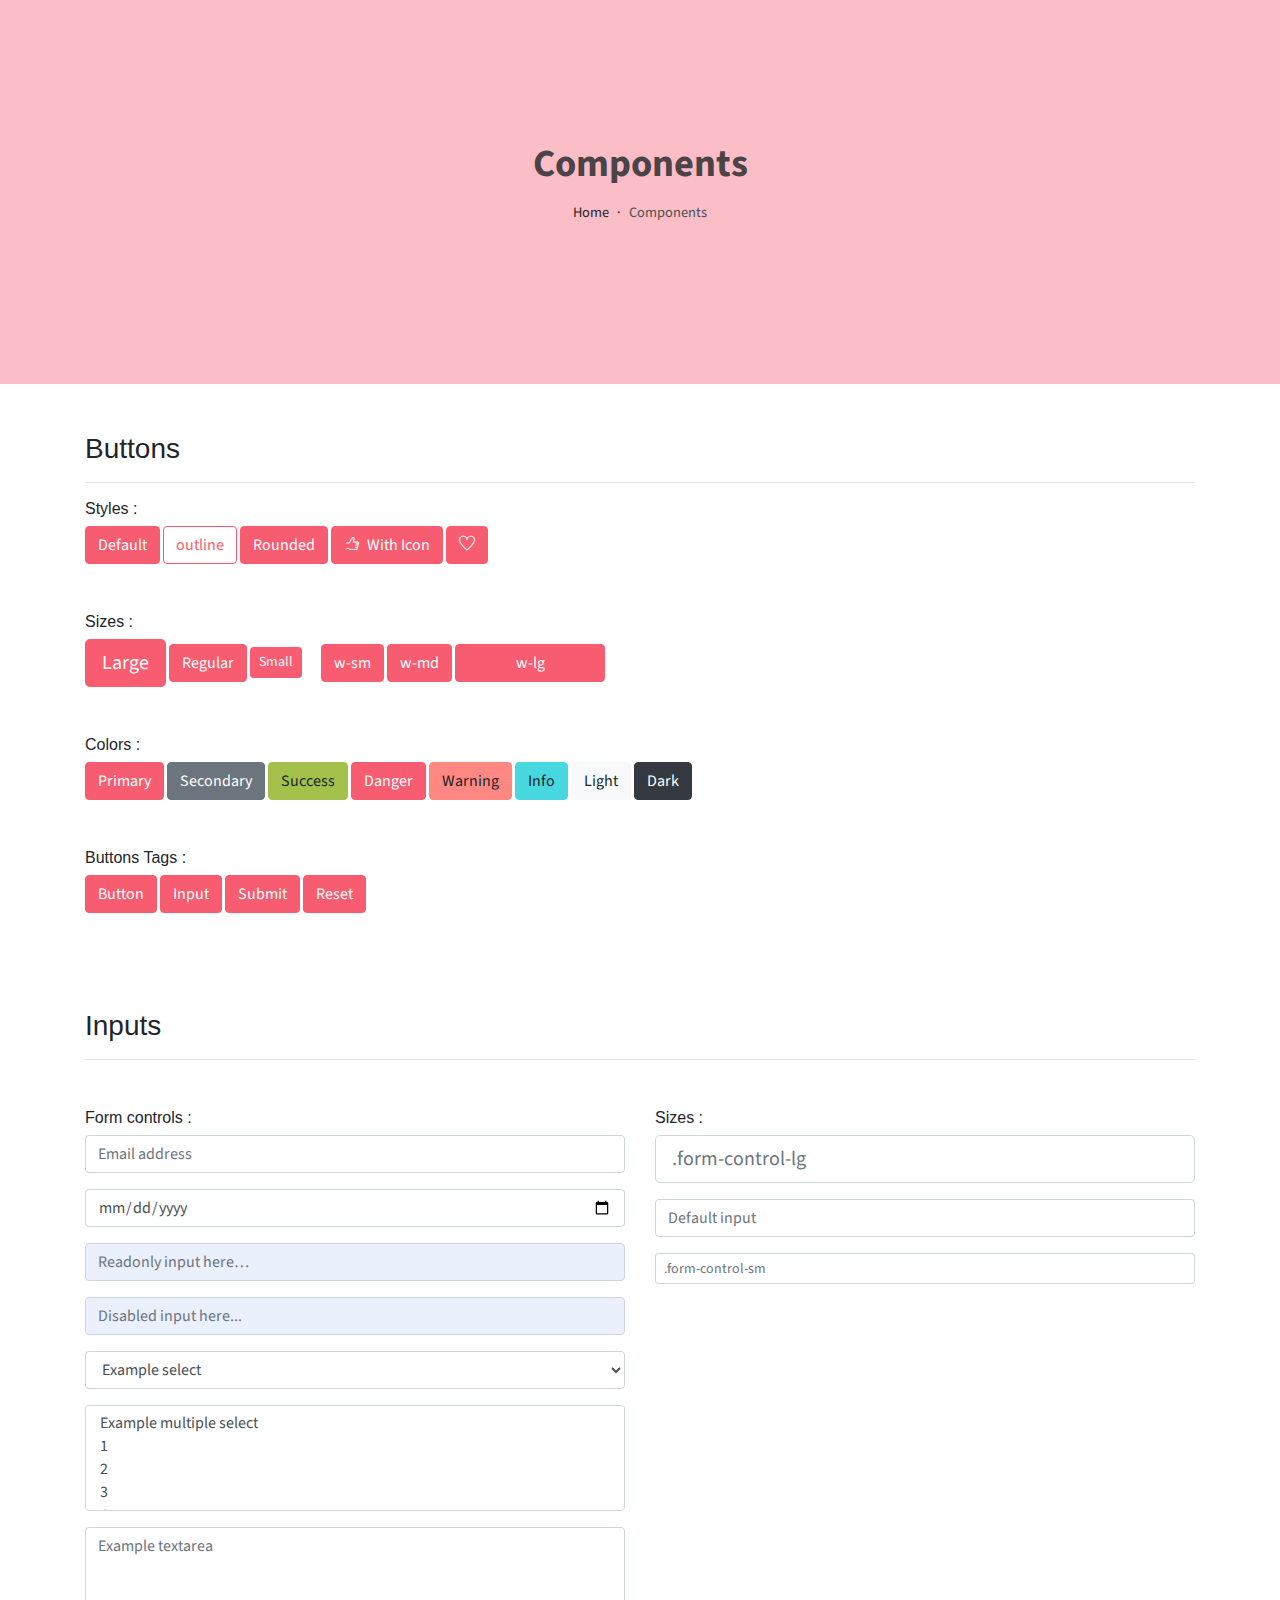
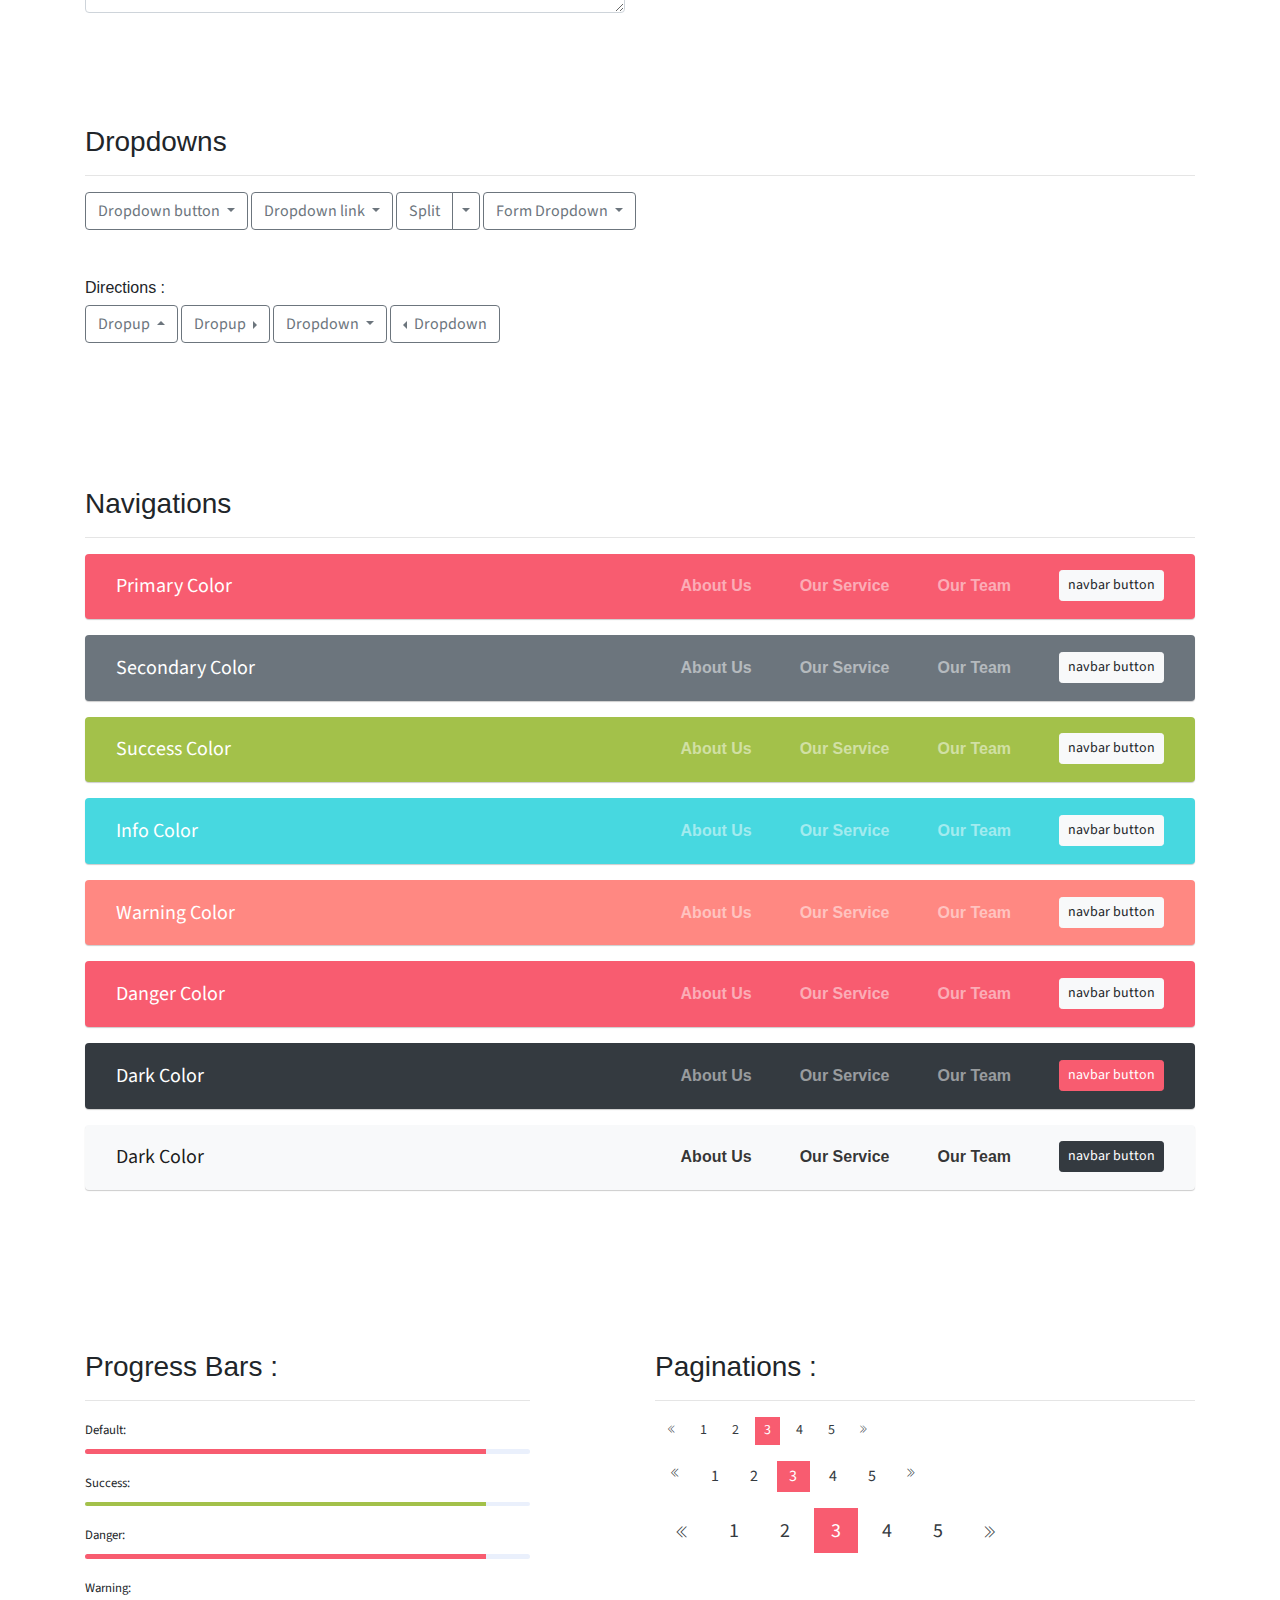
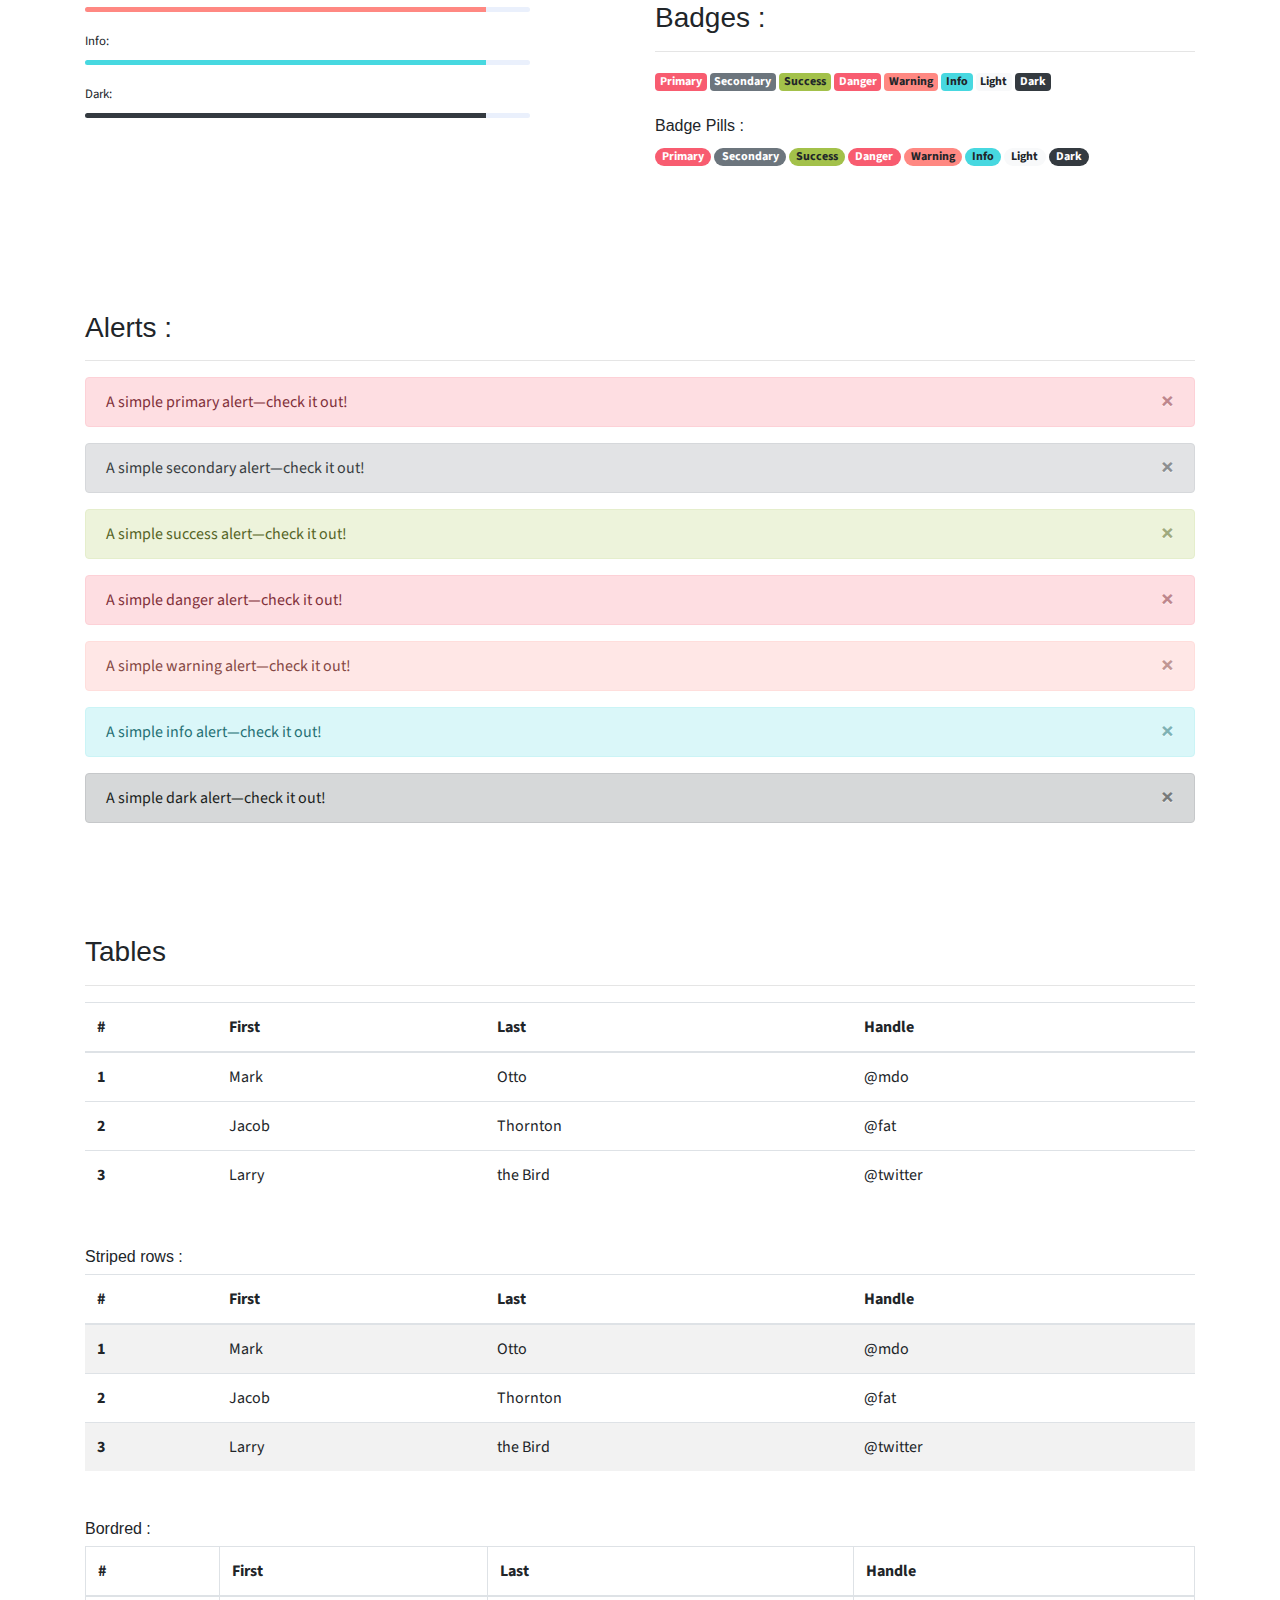
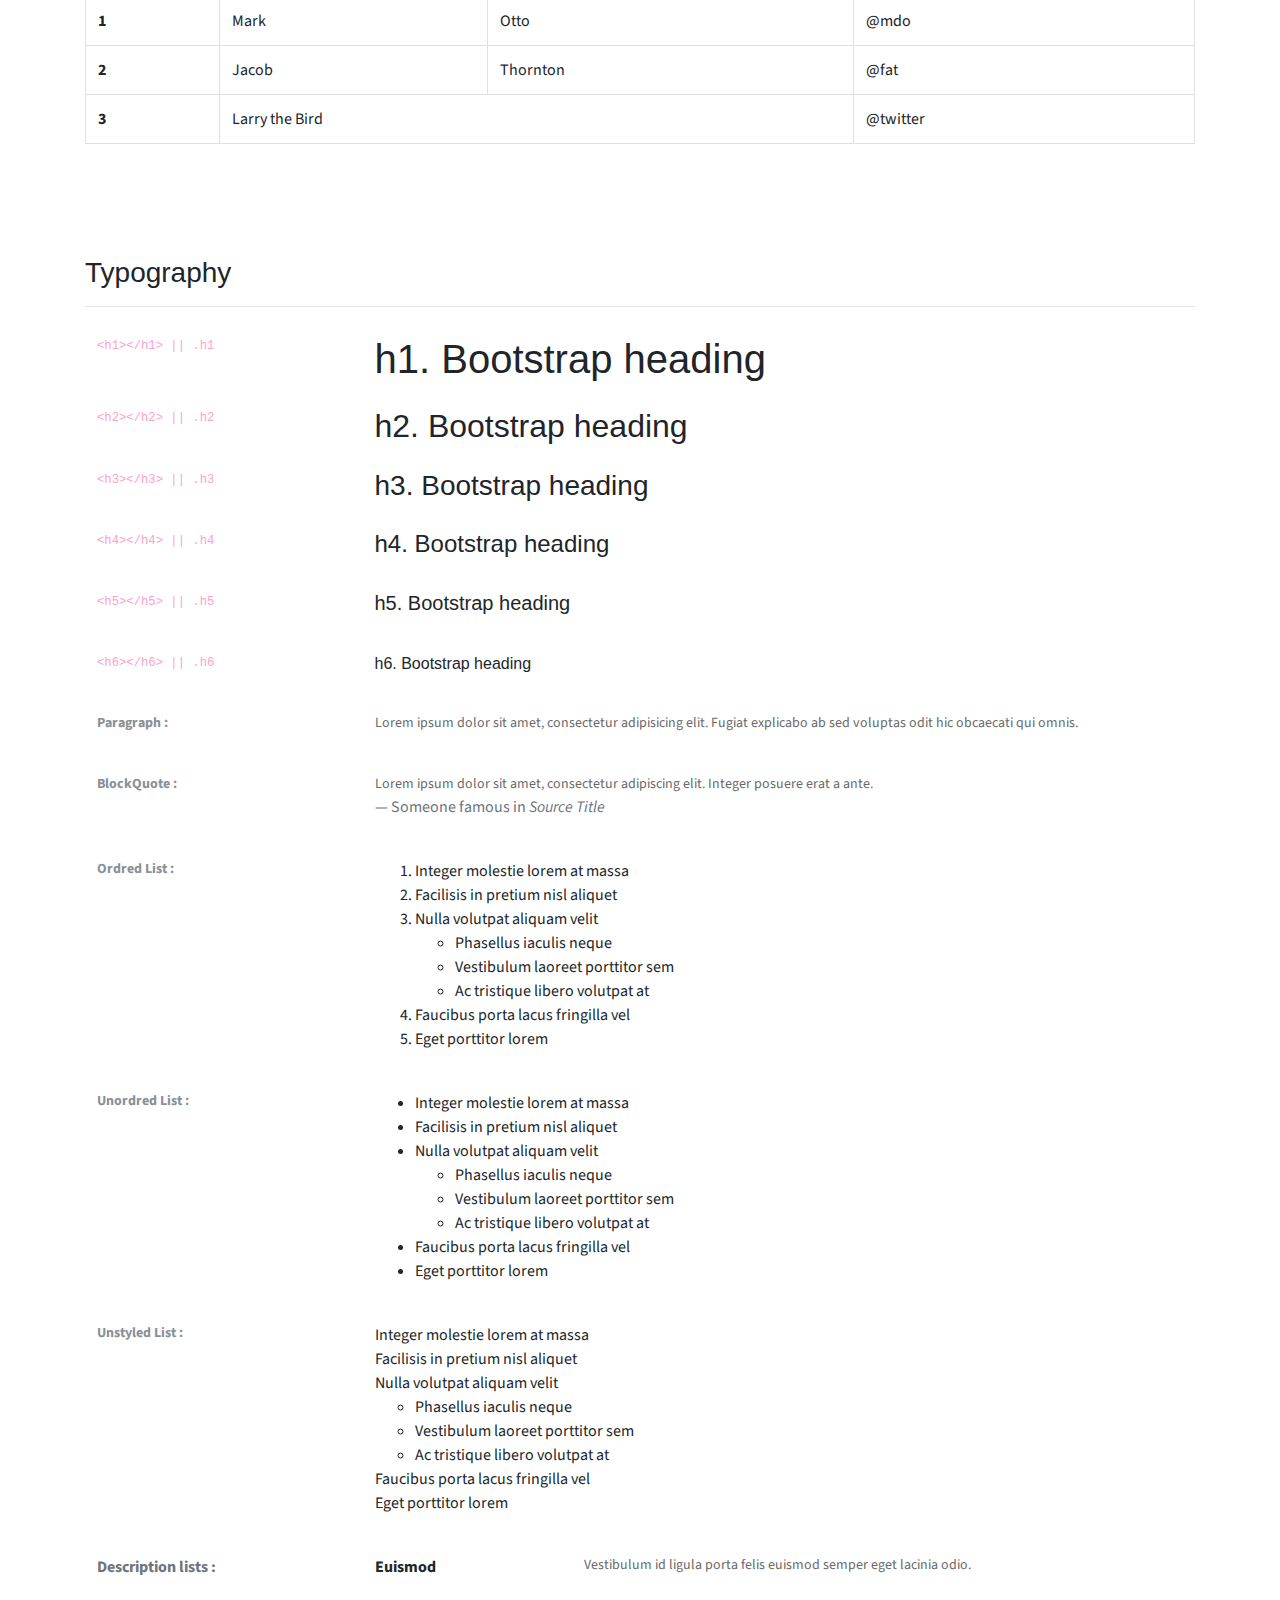
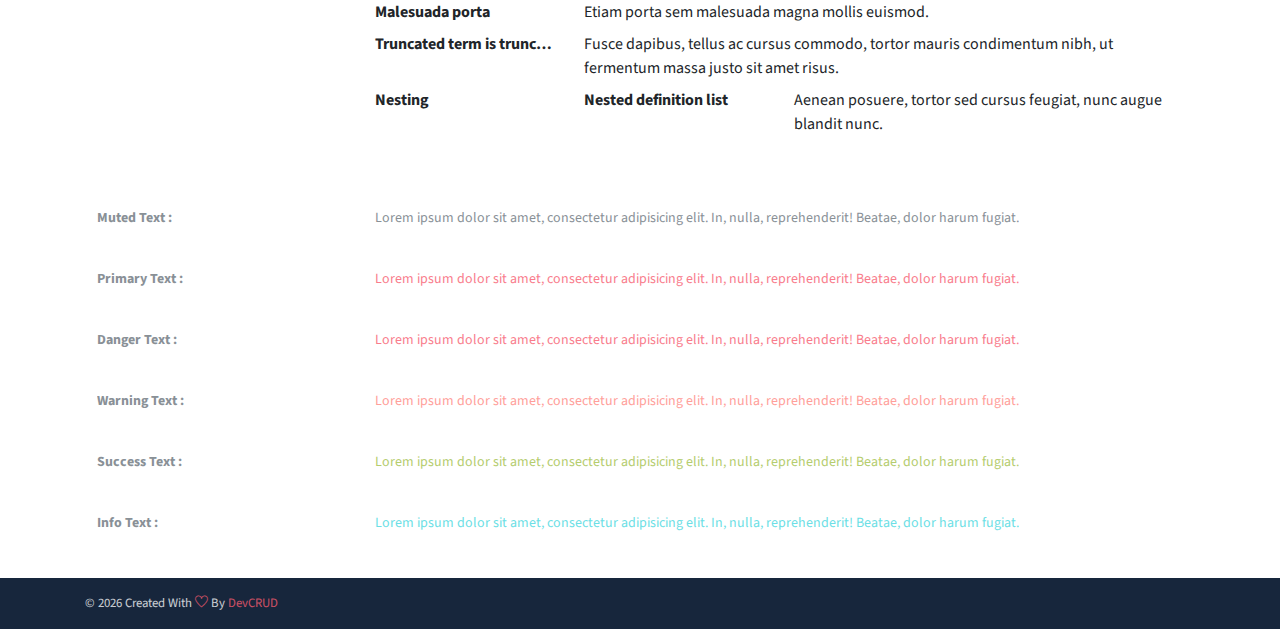
<file: components.html>
<!DOCTYPE html>
<html lang="en">
<head>
   <meta charset="utf-8">
   <meta name="viewport" content="width=device-width, initial-scale=1, shrink-to-fit=no">
   <meta name="description" content="Start your development with JohnDoe landing page.">
   <meta name="author" content="Devcrud">
   <title>JohnDoe Landing page | Components</title>
   <link rel="icon" href="assets/imgs/favicon.png" type="image/png">
   <!-- font icons -->
   <link rel="stylesheet" href="assets/vendors/themify-icons/css/themify-icons.css">
   <!-- Bootstrap + Steller  -->
   <link rel="stylesheet" href="assets/css/johndoe.css">
</head>
<body>

   <!-- Page Header -->
   <header class="header header-mini"> 
      <div class="header-title">Components</div> 
      <nav aria-label="breadcrumb">
         <ol class="breadcrumb">
            <li class="breadcrumb-item"><a href="/">Home</a></li>
            <li class="breadcrumb-item active" aria-current="page">Components</li>
         </ol>
      </nav>
   </header> <!-- End Of Page Header -->

   <!-- main content -->
   <div class="container">

      <!-- Buttons -->
      <h3 class="mt-5">Buttons</h3>
      <hr>
      <h6 class="section-secondary-title">Styles :</h6>
      <button class="btn btn-primary">Default</button>
      <button class="btn btn-outline-primary">outline</button>
      <button class="btn btn-primary rounded">Rounded</button>
      <button class="btn btn-primary rounded"><i class="ti-thumb-up pr-1"></i> With Icon</button>
      <button class="btn btn-primary circle"><i class="ti-heart"></i></button>

      <h6 class="section-secondary-title mt-5">Sizes :</h6>
      <button class="btn btn-primary btn-lg">Large</button>
      <button class="btn btn-primary ">Regular</button>
      <button class="btn btn-primary btn-sm">Small</button>
      <button class="btn btn-primary w-sm ml-3">w-sm</button>
      <button class="btn btn-primary w-md">w-md</button>
      <button class="btn btn-primary w-lg">w-lg</button>

      <h6 class="section-secondary-title mt-5">Colors :</h6>          
      <button type="button" class="btn btn-primary">Primary</button>
      <button type="button" class="btn btn-secondary">Secondary</button>
      <button type="button" class="btn btn-success">Success</button>
      <button type="button" class="btn btn-danger">Danger</button>
      <button type="button" class="btn btn-warning">Warning</button>
      <button type="button" class="btn btn-info">Info</button>
      <button type="button" class="btn btn-light">Light</button>
      <button type="button" class="btn btn-dark">Dark</button>

      <h6 class="section-secondary-title mt-5">Buttons Tags :</h6>
      <button class="btn btn-primary" type="submit">Button</button>
      <input class="btn btn-primary" type="button" value="Input">
      <input class="btn btn-primary" type="submit" value="Submit">
      <input class="btn btn-primary" type="reset" value="Reset">
      
      <!-- devider -->
      <div class="py-5"></div>

      <!-- Inputs -->
      <h3>Inputs</h3>
      <hr>
      <div class="row mt-5">
         <div class="col-md-6">
            <h6 class="section-secondary-title">Form controls :</h6>        
            <div class="form-group">
               <input type="email" class="form-control" id="exampleFormControlInput1" placeholder="Email address">
            </div>
            <div class="form-group">
               <input type="date" class="form-control" id="exampleFormControlInput1" placeholder="Date">
            </div>
            <div class="form-group">
               <input class="form-control" type="text" placeholder="Readonly input here…" readonly>
            </div>
            <div class="form-group">
               <input class="form-control" id="disabledInput" type="text" placeholder="Disabled input here..." disabled>
            </div>
            <div class="form-group">
               <select class="form-control" id="exampleFormControlSelect1">
                  <option>Example select</option>
                  <option>1</option>
                  <option>2</option>
                  <option>3</option>
                  <option>4</option>
                  <option>5</option>
               </select>
            </div>
            <div class="form-group">
               <select multiple class="form-control" id="exampleFormControlSelect2">
                  <option>Example multiple select</option>
                  <option>1</option>
                  <option>2</option>
                  <option>3</option>
                  <option>4</option>
                  <option>5</option>
               </select>
            </div>
            <div class="form-group">
               <textarea class="form-control" id="exampleFormControlTextarea1" rows="3" placeholder="Example textarea"></textarea>
            </div>
         </div>
         <div class="col-md-6">
            <h6 class="section-secondary-title">Sizes :</h6>    
            <div class="form-group">
               <input class="form-control form-control-lg" type="text" placeholder=".form-control-lg">             
            </div>
            <div class="form-group">
               <input class="form-control" type="text" placeholder="Default input">
            </div>
            <div class="form-group">
               <input class="form-control form-control-sm" type="text" placeholder=".form-control-sm"> 
            </div>
         </div>
      </div> <!-- end of inputs -->   

      <!-- devider -->
      <div class="py-5"></div>             

      <!-- Dropdowns -->
      <h3 class="components-section-title font-weight-normal">Dropdowns</h3>
      <hr>
      <div class="dropdown d-inline-block">
         <button class="btn btn-outline-secondary dropdown-toggle" type="button" id="dropdownMenuButton" data-toggle="dropdown" aria-haspopup="true" aria-expanded="false">
         Dropdown button
         </button>
         <div class="dropdown-menu" aria-labelledby="dropdownMenuButton">
         <a class="dropdown-item" href="#">Action</a>
         <a class="dropdown-item" href="#">Another action</a>
         <a class="dropdown-item" href="#">Something else here</a>
         </div>
      </div>
      <div class="dropdown d-inline-block">
         <a class="btn btn-outline-secondary dropdown-toggle" href="#" role="button" id="dropdownMenuLink" data-toggle="dropdown" aria-haspopup="true" aria-expanded="false">
            Dropdown link
         </a>
         <div class="dropdown-menu" aria-labelledby="dropdownMenuLink">
            <a class="dropdown-item" href="#">Action</a>
            <a class="dropdown-item" href="#">Another action</a>
            <a class="dropdown-item" href="#">Something else here</a>
         </div>
      </div>
      <div class="btn-group">
         <button type="button" class="btn btn-outline-secondary">Split</button>
         <button type="button" class="btn btn-outline-secondary dropdown-toggle dropdown-toggle-split" data-toggle="dropdown" aria-haspopup="true" aria-expanded="false">
         <span class="sr-only">Toggle Dropdown</span>
         </button>
         <div class="dropdown-menu">
            <a class="dropdown-item" href="#">Action</a>
            <a class="dropdown-item" href="#">Another action</a>
            <a class="dropdown-item" href="#">Something else here</a>
            <div class="dropdown-divider"></div>
            <a class="dropdown-item" href="#">Separated link</a>
         </div>
      </div>
      <div class="btn-group">
         <button class="btn btn-outline-secondary dropdown-toggle" type="button" id="dropdownMenuButton" data-toggle="dropdown" aria-haspopup="true" aria-expanded="false">
            Form Dropdown
         </button>
         <div class="dropdown-menu form">
            <form class="px-4 py-3">
               <div class="form-group">
                  <input type="email" class="form-control" id="exampleDropdownFormEmail1" placeholder="email@example.com">
               </div>
               <div class="form-group">
                  <input type="password" class="form-control" id="exampleDropdownFormPassword1" placeholder="Password">
               </div>
               <div class="form-check mb-3">
                  <input type="checkbox" class="form-check-input" id="dropdownCheck">
                  <label class="form-check-label" for="dropdownCheck">
                     Remember me
                  </label>
               </div>
               <button type="submit" class="btn btn-primary btn-block">Sign in</button>
            </form>
            <div class="dropdown-divider"></div>
            <a class="dropdown-item" href="#"><small>New around here? Sign up</small></a>
            <a class="dropdown-item" href="#"><small>Forgot password?</small></a>
         </div>
      </div>       
      <h6 class="section-secondary-title mt-5">Directions :</h6>  
      <div class="btn-group dropup">
         <button type="button" class="btn btn-outline-secondary dropdown-toggle" data-toggle="dropdown" aria-haspopup="true" aria-expanded="false">
            Dropup
         </button>
         <div class="dropdown-menu">
            <a class="dropdown-item" href="#">Action</a>
            <a class="dropdown-item" href="#">Another action</a>
            <a class="dropdown-item" href="#">Something else here</a>
            <div class="dropdown-divider"></div>
            <a class="dropdown-item" href="#">Separated link</a>
         </div>
      </div>
      <div class="btn-group dropright">
         <button type="button" class="btn btn-outline-secondary dropdown-toggle" data-toggle="dropdown" aria-haspopup="true" aria-expanded="false">
            Dropup
         </button>
         <div class="dropdown-menu">
            <a class="dropdown-item" href="#">Action</a>
            <a class="dropdown-item" href="#">Another action</a>
            <a class="dropdown-item" href="#">Something else here</a>
            <div class="dropdown-divider"></div>
            <a class="dropdown-item" href="#">Separated link</a>
         </div>
      </div>
      <div class="btn-group">
         <button type="button" class="btn btn-outline-secondary dropdown-toggle" data-toggle="dropdown" aria-haspopup="true" aria-expanded="false">
            Dropdown
         </button>
         <div class="dropdown-menu">
            <a class="dropdown-item" href="#">Action</a>
            <a class="dropdown-item" href="#">Another action</a>
            <a class="dropdown-item" href="#">Something else here</a>
            <div class="dropdown-divider"></div>
            <a class="dropdown-item" href="#">Separated link</a>
         </div>
      </div>
      <div class="btn-group dropleft">
         <button type="button" class="btn btn-outline-secondary dropdown-toggle" data-toggle="dropdown" aria-haspopup="true" aria-expanded="false">
            Dropdown
         </button>
         <div class="dropdown-menu">
            <a class="dropdown-item" href="#">Action</a>
            <a class="dropdown-item" href="#">Another action</a>
            <a class="dropdown-item" href="#">Something else here</a>
            <div class="dropdown-divider"></div>
            <a class="dropdown-item" href="#">Separated link</a>
         </div>
      </div> <!-- end of Dropdowns -->  

      <!-- devider -->
      <div class="py-5"></div>   

      <!-- navbars -->
      <h3 class="components-section-title font-weight-normal mt-5">Navigations</h3>
      <hr>
      <nav class="navbar navbar-expand-sm navbar-dark bg-primary rounded shadow mb-3">
         <div class="container">
            <a class="navbar-brand" href="#">Primary Color</a>
            <button class="navbar-toggler ml-auto" type="button" data-toggle="collapse" data-target="#navbarSupportedContent" aria-controls="navbarSupportedContent" aria-expanded="false" aria-label="Toggle navigation">
            <span class="navbar-toggler-icon"></span>
            </button>
            <div class="collapse navbar-collapse" id="navbarSupportedContent">
               <ul class="navbar-nav ml-auto"> 
                  <li class="nav-item">
                     <a class="nav-link" href="#about">About Us</a>
                  </li>
                  <li class="nav-item">
                     <a class="nav-link" href="#service">Our Service</a>
                  </li>
                  <li class="nav-item">
                     <a class="nav-link" href="#team">Our Team</a>
                  </li>
                  <li class="nav-item">
                     <a href="#book-table" class="ml-4 mt-1 btn btn-light btn-sm">navbar button</a>
                  </li>
               </ul>                       
            </div>
         </div>
      </nav>
      <nav class="navbar navbar-expand-sm navbar-dark bg-secondary rounded shadow mb-3">
         <div class="container">
            <a class="navbar-brand" href="#">Secondary Color</a>
            <button class="navbar-toggler ml-auto" type="button" data-toggle="collapse" data-target="#navbarSupportedContent" aria-controls="navbarSupportedContent" aria-expanded="false" aria-label="Toggle navigation">
            <span class="navbar-toggler-icon"></span>
            </button>
            <div class="collapse navbar-collapse" id="navbarSupportedContent">
               <ul class="navbar-nav ml-auto"> 
                  <li class="nav-item">
                     <a class="nav-link" href="#about">About Us</a>
                  </li>
                  <li class="nav-item">
                     <a class="nav-link" href="#service">Our Service</a>
                  </li>
                  <li class="nav-item">
                     <a class="nav-link" href="#team">Our Team</a>
                  </li>
                  <li class="nav-item">
                     <a href="#book-table" class="ml-4 mt-1 btn btn-light btn-sm">navbar button</a>
                  </li>
               </ul>                       
            </div>
         </div>
      </nav>
      <nav class="navbar navbar-expand-sm navbar-dark bg-success rounded shadow mb-3">
         <div class="container">
            <a class="navbar-brand" href="#">Success Color</a>
            <button class="navbar-toggler ml-auto" type="button" data-toggle="collapse" data-target="#navbarSupportedContent" aria-controls="navbarSupportedContent" aria-expanded="false" aria-label="Toggle navigation">
            <span class="navbar-toggler-icon"></span>
            </button>
            <div class="collapse navbar-collapse" id="navbarSupportedContent">
               <ul class="navbar-nav ml-auto"> 
                  <li class="nav-item">
                     <a class="nav-link" href="#about">About Us</a>
                  </li>
                  <li class="nav-item">
                     <a class="nav-link" href="#service">Our Service</a>
                  </li>
                  <li class="nav-item">
                     <a class="nav-link" href="#team">Our Team</a>
                  </li>
                  <li class="nav-item">
                     <a href="#book-table" class="ml-4 mt-1 btn btn-light btn-sm">navbar button</a>
                  </li>
               </ul>                       
            </div>
         </div>
      </nav>
      <nav class="navbar navbar-expand-sm navbar-dark bg-info rounded shadow mb-3">
         <div class="container">
            <a class="navbar-brand" href="#">Info Color</a>
            <button class="navbar-toggler ml-auto" type="button" data-toggle="collapse" data-target="#navbarSupportedContent" aria-controls="navbarSupportedContent" aria-expanded="false" aria-label="Toggle navigation">
            <span class="navbar-toggler-icon"></span>
            </button>
            <div class="collapse navbar-collapse" id="navbarSupportedContent">
               <ul class="navbar-nav ml-auto"> 
                  <li class="nav-item">
                     <a class="nav-link" href="#about">About Us</a>
                  </li>
                  <li class="nav-item">
                     <a class="nav-link" href="#service">Our Service</a>
                  </li>
                  <li class="nav-item">
                     <a class="nav-link" href="#team">Our Team</a>
                  </li>
                  <li class="nav-item">
                     <a href="#book-table" class="ml-4 mt-1 btn btn-light btn-sm">navbar button</a>
                  </li>
               </ul>                       
            </div>
         </div>
      </nav>
      <nav class="navbar navbar-expand-sm navbar-dark bg-warning rounded shadow mb-3">
         <div class="container">
            <a class="navbar-brand" href="#">Warning Color</a>
            <button class="navbar-toggler ml-auto" type="button" data-toggle="collapse" data-target="#navbarSupportedContent" aria-controls="navbarSupportedContent" aria-expanded="false" aria-label="Toggle navigation">
            <span class="navbar-toggler-icon"></span>
            </button>
            <div class="collapse navbar-collapse" id="navbarSupportedContent">
               <ul class="navbar-nav ml-auto"> 
                  <li class="nav-item">
                     <a class="nav-link" href="#about">About Us</a>
                  </li>
                  <li class="nav-item">
                     <a class="nav-link" href="#service">Our Service</a>
                  </li>
                  <li class="nav-item">
                     <a class="nav-link" href="#team">Our Team</a>
                  </li>
                  <li class="nav-item">
                     <a href="#book-table" class="ml-4 mt-1 btn btn-light btn-sm">navbar button</a>
                  </li>
               </ul>                       
            </div>
         </div>
      </nav>
      <nav class="navbar navbar-expand-sm navbar-dark bg-danger rounded shadow mb-3">
         <div class="container">
            <a class="navbar-brand" href="#">Danger Color</a>
            <button class="navbar-toggler ml-auto" type="button" data-toggle="collapse" data-target="#navbarSupportedContent" aria-controls="navbarSupportedContent" aria-expanded="false" aria-label="Toggle navigation">
            <span class="navbar-toggler-icon"></span>
            </button>
            <div class="collapse navbar-collapse" id="navbarSupportedContent">
               <ul class="navbar-nav ml-auto"> 
                  <li class="nav-item">
                     <a class="nav-link" href="#about">About Us</a>
                  </li>
                  <li class="nav-item">
                     <a class="nav-link" href="#service">Our Service</a>
                  </li>
                  <li class="nav-item">
                     <a class="nav-link" href="#team">Our Team</a>
                  </li>
                  <li class="nav-item">
                     <a href="#book-table" class="ml-4 mt-1 btn btn-light btn-sm">navbar button</a>
                  </li>
               </ul>                       
            </div>
         </div>
      </nav>
      <nav class="navbar navbar-expand-sm navbar-dark bg-dark rounded shadow mb-3">
         <div class="container">
            <a class="navbar-brand" href="#">Dark Color</a>
            <button class="navbar-toggler ml-auto" type="button" data-toggle="collapse" data-target="#navbarSupportedContent" aria-controls="navbarSupportedContent" aria-expanded="false" aria-label="Toggle navigation">
            <span class="navbar-toggler-icon"></span>
            </button>
            <div class="collapse navbar-collapse" id="navbarSupportedContent">
               <ul class="navbar-nav ml-auto"> 
                  <li class="nav-item">
                     <a class="nav-link" href="#about">About Us</a>
                  </li>
                  <li class="nav-item">
                     <a class="nav-link" href="#service">Our Service</a>
                  </li>
                  <li class="nav-item">
                     <a class="nav-link" href="#team">Our Team</a>
                  </li>
                  <li class="nav-item">
                     <a href="#book-table" class="ml-4 mt-1 btn btn-primary btn-sm">navbar button</a>
                  </li>
               </ul>                       
            </div>
         </div>
      </nav>
      <nav class="navbar navbar-expand-sm navbar-light bg-light rounded shadow mb-3">
         <div class="container">
            <a class="navbar-brand" href="#">Dark Color</a>
            <button class="navbar-toggler ml-auto" type="button" data-toggle="collapse" data-target="#navbarSupportedContent" aria-controls="navbarSupportedContent" aria-expanded="false" aria-label="Toggle navigation">
            <span class="navbar-toggler-icon"></span>
            </button>
            <div class="collapse navbar-collapse" id="navbarSupportedContent">
               <ul class="navbar-nav ml-auto"> 
                  <li class="nav-item">
                     <a class="nav-link" href="#about">About Us</a>
                  </li>
                  <li class="nav-item">
                     <a class="nav-link" href="#service">Our Service</a>
                  </li>
                  <li class="nav-item">
                     <a class="nav-link" href="#team">Our Team</a>
                  </li>
                  <li class="nav-item">
                     <a href="#book-table" class="ml-4 mt-1 btn btn-dark btn-sm">navbar button</a>
                  </li>
               </ul>                       
            </div>
         </div>
      </nav>
      <!-- End of navbars -->

      <!-- devider -->
      <div class="py-5"></div>   
      
      <!-- progress bars -->
      <div class="row justify-content-between">
         <div class="col-md-5">
            <h3 class="components-section-title font-weight-normal mt-5">Progress Bars :</h3>
            <hr>
            <small>Default: </small>
            <div class="progress mt-2 mb-3">
               <div class="progress-bar" role="progressbar" style="width: 90%" aria-valuenow="25" aria-valuemin="0" aria-valuemax="100"></div>
            </div>
            <small>Success:</small>
            <div class="progress mt-2 mb-3">
               <div class="progress-bar bg-success" role="progressbar" style="width: 90%" aria-valuenow="25" aria-valuemin="0" aria-valuemax="100"></div>
            </div>
            <small>Danger:</small>
            <div class="progress mt-2 mb-3">
               <div class="progress-bar bg-danger" role="progressbar" style="width: 90%" aria-valuenow="25" aria-valuemin="0" aria-valuemax="100"></div>
            </div>
            <small>Warning:</small>
            <div class="progress mt-2 mb-3">
               <div class="progress-bar bg-warning" role="progressbar" style="width: 90%" aria-valuenow="25" aria-valuemin="0" aria-valuemax="100"></div>
            </div>
            <small>Info:</small>
            <div class="progress mt-2 mb-3">
               <div class="progress-bar bg-info" role="progressbar" style="width: 90%" aria-valuenow="25" aria-valuemin="0" aria-valuemax="100"></div>
            </div>
            <small>Dark:</small>
            <div class="progress mt-2 mb-3">
               <div class="progress-bar bg-dark" role="progressbar" style="width: 90%" aria-valuenow="25" aria-valuemin="0" aria-valuemax="100"></div>
            </div>
         </div>
         <div class="col-md-6">
            <h3 class="components-section-title font-weight-normal mt-5">Paginations :</h3>
            <hr>
            <nav aria-label="Page navigation example">
               <ul class="pagination pagination-sm">
                  <li class="page-item"><a class="page-link" href="#"><i class="ti-angle-double-left"></i></a></li>
                  <li class="page-item"><a class="page-link" href="#">1</a></li>
                  <li class="page-item"><a class="page-link" href="#">2</a></li>
                  <li class="page-item active"><a class="page-link" href="#">3</a></li>
                  <li class="page-item"><a class="page-link" href="#">4</a></li>
                  <li class="page-item"><a class="page-link" href="#">5</a></li>
                  <li class="page-item"><a class="page-link" href="#"><i class="ti-angle-double-right"></i></a></li>
               </ul>
            </nav>
            <nav aria-label="Page navigation example">
               <ul class="pagination">
               <li class="page-item"><a class="page-link" href="#"><i class="ti-angle-double-left"></i></a></li>
                  <li class="page-item"><a class="page-link" href="#">1</a></li>
                  <li class="page-item"><a class="page-link" href="#">2</a></li>
                  <li class="page-item active"><a class="page-link" href="#">3</a></li>
                  <li class="page-item"><a class="page-link" href="#">4</a></li>
                  <li class="page-item"><a class="page-link" href="#">5</a></li>
                  <li class="page-item"><a class="page-link" href="#"><i class="ti-angle-double-right"></i></a></li>
               </ul>
            </nav>
            <nav aria-label="Page navigation example">
               <ul class="pagination pagination-lg">
                  <li class="page-item"><a class="page-link" href="#"><i class="ti-angle-double-left"></i></a></li>
                  <li class="page-item"><a class="page-link" href="#">1</a></li>
                  <li class="page-item"><a class="page-link" href="#">2</a></li>
                  <li class="page-item active"><a class="page-link" href="#">3</a></li>
                  <li class="page-item"><a class="page-link" href="#">4</a></li>
                  <li class="page-item"><a class="page-link" href="#">5</a></li>
                  <li class="page-item"><a class="page-link" href="#"><i class="ti-angle-double-right"></i></a></li>
               </ul>
            </nav>

            <!-- Badges -->
            <h3 class="components-section-title font-weight-normal mt-5">Badges :</h3>
            <hr>
            <span class="badge badge-primary">Primary</span>
            <span class="badge badge-secondary">Secondary</span>
            <span class="badge badge-success">Success</span>
            <span class="badge badge-danger">Danger</span>
            <span class="badge badge-warning">Warning</span>
            <span class="badge badge-info">Info</span>
            <span class="badge badge-light">Light</span>
            <span class="badge badge-dark">Dark</span>
            <h6 class="section-secondary-title mt-4 mb-2">Badge Pills :</h6>
            <span class="badge badge-pill badge-primary">Primary</span>
            <span class="badge badge-pill badge-secondary">Secondary</span>
            <span class="badge badge-pill badge-success">Success</span>
            <span class="badge badge-pill badge-danger">Danger</span>
            <span class="badge badge-pill badge-warning">Warning</span>
            <span class="badge badge-pill badge-info">Info</span>
            <span class="badge badge-pill badge-light">Light</span>
            <span class="badge badge-pill badge-dark">Dark</span>
         </div>
      </div> <!-- End of Progress bars -->

      <!-- devider -->
      <div class="py-5"></div>  

      <!-- Alerts -->
      <h3 class="components-section-title font-weight-normal mt-5">Alerts :</h3>
      <hr>
      <div class="alert alert-primary alert-dismissible fade show" role="alert">
         A simple primary alert—check it out!
         <button type="button" class="close" data-dismiss="alert" aria-label="Close">
            <span aria-hidden="true">&times;</span>
         </button>
      </div>
      <div class="alert alert-secondary alert-dismissible fade show" role="alert">
         A simple secondary alert—check it out!
         <button type="button" class="close" data-dismiss="alert" aria-label="Close">
            <span aria-hidden="true">&times;</span>
         </button>
      </div>
      <div class="alert alert-success alert-dismissible fade show" role="alert">
         A simple success alert—check it out!
         <button type="button" class="close" data-dismiss="alert" aria-label="Close">
            <span aria-hidden="true">&times;</span>
         </button>
      </div>
      <div class="alert alert-danger alert-dismissible fade show" role="alert">
         A simple danger alert—check it out!
         <button type="button" class="close" data-dismiss="alert" aria-label="Close">
            <span aria-hidden="true">&times;</span>
         </button>
      </div>
      <div class="alert alert-warning alert-dismissible fade show" role="alert">
         A simple warning alert—check it out!
         <button type="button" class="close" data-dismiss="alert" aria-label="Close">
            <span aria-hidden="true">&times;</span>
         </button>
      </div>
      <div class="alert alert-info alert-dismissible fade show" role="alert">
         A simple info alert—check it out!
         <button type="button" class="close" data-dismiss="alert" aria-label="Close">
            <span aria-hidden="true">&times;</span>
         </button>
      </div>
      <div class="alert alert-dark alert-dismissible fade show" role="alert">
         A simple dark alert—check it out!
         <button type="button" class="close" data-dismiss="alert" aria-label="Close">
            <span aria-hidden="true">&times;</span>
         </button>
      </div>
      <!-- end of alerts -->

      <!-- devider -->
      <div class="py-5"></div> 
   
      <!-- tables -->
      <h3 class="components-section-title">Tables</h3>
      <hr>
      <table class="table">
         <thead>
            <tr>
               <th scope="col">#</th>
               <th scope="col">First</th>
               <th scope="col">Last</th>
               <th scope="col">Handle</th>
            </tr>
         </thead>
         <tbody>
            <tr>
               <th scope="row">1</th>
               <td>Mark</td>
               <td>Otto</td>
               <td>@mdo</td>
            </tr>
            <tr>
               <th scope="row">2</th>
               <td>Jacob</td>
               <td>Thornton</td>
               <td>@fat</td>
            </tr>
            <tr>
               <th scope="row">3</th>
               <td>Larry</td>
               <td>the Bird</td>
               <td>@twitter</td>
            </tr>
         </tbody>
      </table>

      <h6 class="section-secondary-title mt-5">Striped rows :</h6>
      <table class="table table-striped">
         <thead>
            <tr>
               <th scope="col">#</th>
               <th scope="col">First</th>
               <th scope="col">Last</th>
               <th scope="col">Handle</th>
            </tr>
         </thead>
         <tbody>
            <tr>
               <th scope="row">1</th>
               <td>Mark</td>
               <td>Otto</td>
               <td>@mdo</td>
            </tr>
            <tr>
               <th scope="row">2</th>
               <td>Jacob</td>
               <td>Thornton</td>
               <td>@fat</td>
            </tr>
            <tr>
               <th scope="row">3</th>
               <td>Larry</td>
               <td>the Bird</td>
               <td>@twitter</td>
            </tr>
         </tbody>
      </table>

      <h6 class="section-secondary-title mt-5">Bordred :</h6>
      <table class="table table-bordered">
         <thead>
            <tr>
               <th scope="col">#</th>
               <th scope="col">First</th>
               <th scope="col">Last</th>
               <th scope="col">Handle</th>
            </tr>
         </thead>
         <tbody>
            <tr>
               <th scope="row">1</th>
               <td>Mark</td>
               <td>Otto</td>
               <td>@mdo</td>
            </tr>
            <tr>
               <th scope="row">2</th>
               <td>Jacob</td>
               <td>Thornton</td>
               <td>@fat</td>
            </tr>
            <tr>
               <th scope="row">3</th>
               <td colspan="2">Larry the Bird</td>
               <td>@twitter</td>
            </tr>
         </tbody>
      </table>
      <!-- end of tables -->

      <!-- devider -->
      <div class="py-5"></div> 

      <!-- typography -->
      <h3 class="components-section-title">Typography</h3>
      <hr>
     
      <table class="table table-borderless v-align-center">
         <tbody>
            <tr>
               <td>
                  <p><code class="highlighter-rouge">&lt;h1&gt;&lt;/h1&gt; || .h1</code></p>
               </td>
               <td class="w-75"><span class="h1">h1. Bootstrap heading</span></td>
            </tr>
            <tr>
               <td>
                  <p><code class="highlighter-rouge">&lt;h2&gt;&lt;/h2&gt; || .h2</code></p>
               </td>
               <td><span class="h2">h2. Bootstrap heading</span></td>
            </tr>
            <tr>
               <td>
                  <p><code class="highlighter-rouge">&lt;h3&gt;&lt;/h3&gt; || .h3</code></p>
               </td>
               <td><span class="h3">h3. Bootstrap heading</span></td>
            </tr>
            <tr>
               <td>
                  <p><code class="highlighter-rouge">&lt;h4&gt;&lt;/h4&gt; || .h4</code></p>
               </td>
               <td><span class="h4">h4. Bootstrap heading</span></td>
            </tr>
            <tr>
               <td>
                  <p><code class="highlighter-rouge">&lt;h5&gt;&lt;/h5&gt; || .h5</code></p>
               </td>
               <td><span class="h5">h5. Bootstrap heading</span></td>
            </tr>
            <tr>
               <td>
                  <p><code class="highlighter-rouge">&lt;h6&gt;&lt;/h6&gt; || .h6</code></p>
               </td>
               <td><span class="h6">h6. Bootstrap heading</span></td>
            </tr>
            <tr>
               <td>
                  <p class="font-weight-bold text-muted">Paragraph :</p>
               </td>
               <td><p>Lorem ipsum dolor sit amet, consectetur adipisicing elit. Fugiat explicabo ab sed voluptas odit hic obcaecati qui omnis.</p></td>
            </tr>
            <tr>
               <td>
                  <p class="font-weight-bold text-muted">BlockQuote :</p>
               </td>
               <td>
                  <blockquote class="blockquote">
                     <p class="mb-0">Lorem ipsum dolor sit amet, consectetur adipiscing elit. Integer posuere erat a ante.</p>
                     <footer class="blockquote-footer">Someone famous in <cite title="Source Title">Source Title</cite></footer>
                  </blockquote>
               </td>
            </tr>

            
            <tr>
               <td><p class="font-weight-bold text-muted">Ordred List :</p></td>
               <td>
                  <ol>
                     <li>Integer molestie lorem at massa</li>
                     <li>Facilisis in pretium nisl aliquet</li>
                     <li>Nulla volutpat aliquam velit
                        <ul>
                           <li>Phasellus iaculis neque</li>
                           <li>Vestibulum laoreet porttitor sem</li>
                           <li>Ac tristique libero volutpat at</li>
                        </ul>
                     </li>
                     <li>Faucibus porta lacus fringilla vel</li>
                     <li>Eget porttitor lorem</li>
                  </ol>
               </td>
            </tr>
            <tr>
               <td><p class="font-weight-bold text-muted">Unordred List :</p></td>
               <td>
                  <ul >
                     <li>Integer molestie lorem at massa</li>
                     <li>Facilisis in pretium nisl aliquet</li>
                     <li>Nulla volutpat aliquam velit
                        <ul>
                           <li>Phasellus iaculis neque</li>
                           <li>Vestibulum laoreet porttitor sem</li>
                           <li>Ac tristique libero volutpat at</li>
                        </ul>
                     </li>
                     <li>Faucibus porta lacus fringilla vel</li>
                     <li>Eget porttitor lorem</li>
                  </ul>
               </td>
            </tr>
            <tr>
               <td><p class="font-weight-bold text-muted">Unstyled List :</p></td>
               <td>
                  <ul class="list-unstyled">
                     <li>Integer molestie lorem at massa</li>
                     <li>Facilisis in pretium nisl aliquet</li>
                     <li>Nulla volutpat aliquam velit
                        <ul>
                           <li>Phasellus iaculis neque</li>
                           <li>Vestibulum laoreet porttitor sem</li>
                           <li>Ac tristique libero volutpat at</li>
                        </ul>
                     </li>
                     <li>Faucibus porta lacus fringilla vel</li>
                     <li>Eget porttitor lorem</li>
                  </ul>
               </td>
            </tr>
            <tr>
               <td class="font-weight-bold text-muted">Description lists : </td>
               <td>
                  <dl class="row">
                     <dt class="col-sm-3">Euismod</dt>
                     <dd class="col-sm-9">
                        <p>Vestibulum id ligula porta felis euismod semper eget lacinia odio.</p>
                     </dd>

                     <dt class="col-sm-3">Malesuada porta</dt>
                     <dd class="col-sm-9">Etiam porta sem malesuada magna mollis euismod.</dd>

                     <dt class="col-sm-3 text-truncate">Truncated term is truncated</dt>
                     <dd class="col-sm-9">Fusce dapibus, tellus ac cursus commodo, tortor mauris condimentum nibh, ut fermentum massa justo sit amet risus.</dd>

                     <dt class="col-sm-3">Nesting</dt>
                     <dd class="col-sm-9">
                        <dl class="row">
                           <dt class="col-sm-4">Nested definition list</dt>
                           <dd class="col-sm-8">Aenean posuere, tortor sed cursus feugiat, nunc augue blandit nunc.</dd>
                        </dl>
                     </dd>
                  </dl>
               </td>
            </tr>
            <tr>
               <td>
                  <p class="font-weight-bold text-muted">Muted Text :</p>
               </td>
               <td>
                  <p class="text-muted">Lorem ipsum dolor sit amet, consectetur adipisicing elit. In, nulla, reprehenderit! Beatae, dolor harum fugiat.</p>
               </td>
            </tr>
            <tr>
               <td>
                  <p class="font-weight-bold text-muted">Primary Text :</p>
               </td>
               <td>
                  <p class="text-primary">Lorem ipsum dolor sit amet, consectetur adipisicing elit. In, nulla, reprehenderit! Beatae, dolor harum fugiat.</p>
               </td>
            </tr>
            <tr>
               <td>
                  <p class="font-weight-bold text-muted">Danger Text :</p>
               </td>
               <td>
                  <p class="text-danger">Lorem ipsum dolor sit amet, consectetur adipisicing elit. In, nulla, reprehenderit! Beatae, dolor harum fugiat.</p>
               </td>
            </tr>
            <tr>
               <td>
                  <p class="font-weight-bold text-muted">Warning Text :</p>
               </td>
               <td>
                  <p class="text-warning">Lorem ipsum dolor sit amet, consectetur adipisicing elit. In, nulla, reprehenderit! Beatae, dolor harum fugiat.</p>
               </td>
            </tr>
            <tr>
               <td>
                  <p class="font-weight-bold text-muted">Success Text :</p>
               </td>
               <td>
                  <p class="text-success">Lorem ipsum dolor sit amet, consectetur adipisicing elit. In, nulla, reprehenderit! Beatae, dolor harum fugiat.</p>
               </td>
            </tr>
            <tr>
               <td>
                  <p class="font-weight-bold text-muted">Info Text :</p>
               </td>
               <td>
                  <p class="text-info">Lorem ipsum dolor sit amet, consectetur adipisicing elit. In, nulla, reprehenderit! Beatae, dolor harum fugiat.</p>
               </td>
            </tr>
         </tbody>
      </table>
   </div>
   <!-- end of typography -->

   <!-- Page Footer -->
   <footer class="footer py-3">
        <div class="container">
            <p class="small mb-0 text-light">
                &copy; <script>document.write(new Date().getFullYear())</script> Created With <i class="ti-heart text-danger"></i> By <a href="http://devcrud.com" target="_blank"><span class="text-danger" title="Bootstrap 4 Themes and Dashboards">DevCRUD</span></a> 
            </p>
        </div>
    </footer>
   <!-- End of Page Footer -->  
   
   <!-- core  -->
   <script src="assets/vendors/jquery/jquery-3.4.1.js"></script>
   <script src="assets/vendors/bootstrap/bootstrap.bundle.js"></script>

</body>
</html>
</file>
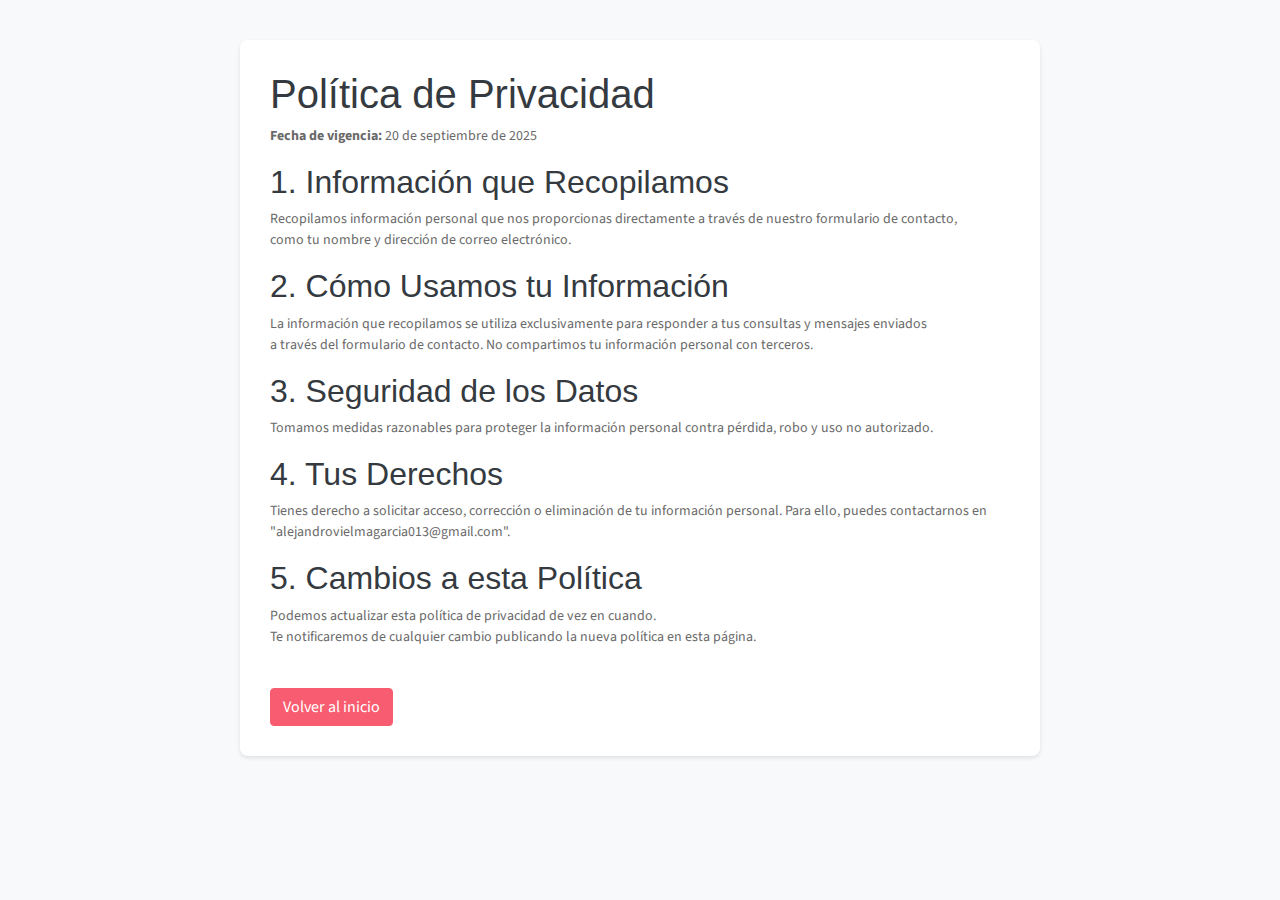
<file: privacy-policy.html>
<!DOCTYPE html>
<html lang="es">
<head>
    <meta charset="utf-8">
    <meta name="viewport" content="width=device-width, initial-scale=1, shrink-to-fit=no">
    <title>Política de Privacidad</title>
    <link rel="icon" type="image/png" href="assets/imgs/icon.png">
    <link rel="stylesheet" href="assets/css/johndoe.css">
    <style>
        body {
            background-color: #f8f9fa;
        }
        .container-privacy {
            max-width: 800px;
            margin: 40px auto;
            padding: 30px;
            background-color: #fff;
            border-radius: 8px;
            box-shadow: 0 2px 4px rgba(0,0,0,0.1);
        }
        h1, h2 {
            color: #343a40;
        }
    </style>
</head>
<body>
    <div class="container-privacy">
        <h1>Política de Privacidad</h1>
        <p><strong>Fecha de vigencia:</strong> 20 de septiembre de 2025</p>

        <h2>1. Información que Recopilamos</h2>
        <p>
            Recopilamos información personal que nos proporcionas directamente a través de nuestro formulario de contacto, <br> como tu nombre y dirección de correo electrónico.
        </p>

        <h2>2. Cómo Usamos tu Información</h2>
        <p>
            La información que recopilamos se utiliza exclusivamente para responder a tus consultas y mensajes enviados <br> a través del formulario de contacto. No compartimos tu información personal con terceros.
        </p>

        <h2>3. Seguridad de los Datos</h2>
        <p>
            Tomamos medidas razonables para proteger la información personal contra pérdida, robo y uso no autorizado.
        </p>

        <h2>4. Tus Derechos</h2>
        <p>
            Tienes derecho a solicitar acceso, corrección o eliminación de tu información personal. Para ello, puedes contactarnos en "alejandrovielmagarcia013@gmail.com".
        </p>

        <h2>5. Cambios a esta Política</h2>
        <p>
            Podemos actualizar esta política de privacidad de vez en cuando. <br> Te notificaremos de cualquier cambio publicando la nueva política en esta página.
        </p>
        
        <br>
        <a href="/" class="btn btn-primary">Volver al inicio</a>
    </div>
</body>
</html>
</file>
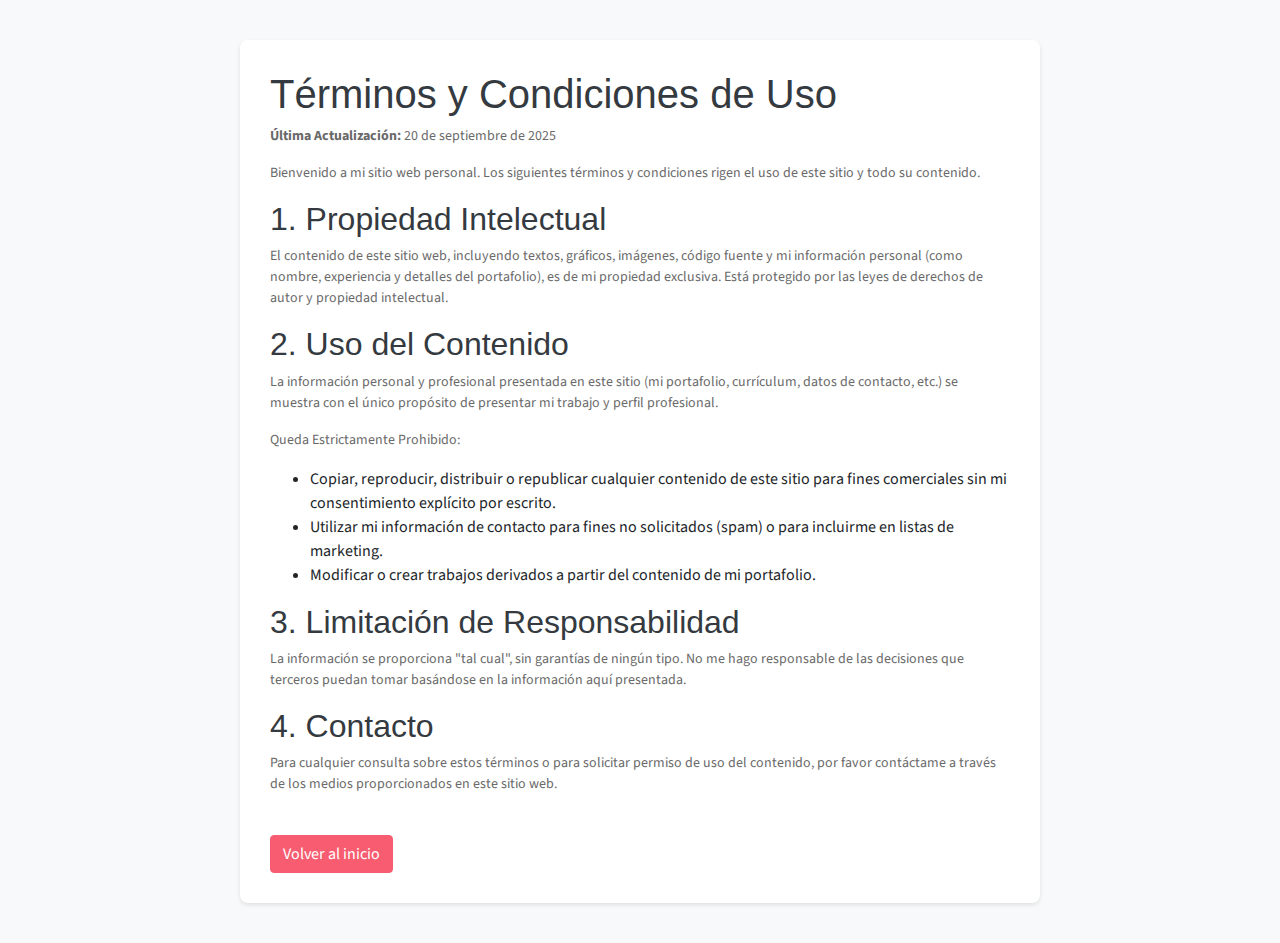
<file: terms-and-conditions.html>
<!DOCTYPE html>
<html lang="es">
<head>
    <meta charset="utf-8">
    <meta name="viewport" content="width=device-width, initial-scale=1, shrink-to-fit=no">
    <title>Términos y Condiciones</title>
    <link rel="stylesheet" href="assets/css/johndoe.css">
    <style>
        body {
            background-color: #f8f9fa;
        }
        .container-legal {
            max-width: 800px;
            margin: 40px auto;
            padding: 30px;
            background-color: #fff;
            border-radius: 8px;
            box-shadow: 0 2px 4px rgba(0,0,0,0.1);
        }
        h1, h2 {
            color: #343a40;
        }
    </style>
</head>
<body>
    <div class="container-legal">
        <h1>Términos y Condiciones de Uso</h1>
        <p><strong>Última Actualización:</strong> 20 de septiembre de 2025</p>
        <p>
            Bienvenido a mi sitio web personal. Los siguientes términos y condiciones rigen el uso de este sitio y todo su contenido.
        </p>

        <h2>1. Propiedad Intelectual</h2>
        <p>
            El contenido de este sitio web, incluyendo textos, gráficos, imágenes, código fuente y mi información personal (como nombre, experiencia y detalles del portafolio), es de mi propiedad exclusiva. Está protegido por las leyes de derechos de autor y propiedad intelectual.
        </p>
        
        <h2>2. Uso del Contenido</h2>
        <p>
            La información personal y profesional presentada en este sitio (mi portafolio, currículum, datos de contacto, etc.) se muestra con el único propósito de presentar mi trabajo y perfil profesional.
        </p>
        <p>
            Queda Estrictamente Prohibido:
        </p>
        <ul>
            <li>Copiar, reproducir, distribuir o republicar cualquier contenido de este sitio para fines comerciales sin mi consentimiento explícito por escrito.</li>
            <li>Utilizar mi información de contacto para fines no solicitados (spam) o para incluirme en listas de marketing.</li>
            <li>Modificar o crear trabajos derivados a partir del contenido de mi portafolio.</li>
        </ul>

        <h2>3. Limitación de Responsabilidad</h2>
        <p>
            La información se proporciona "tal cual", sin garantías de ningún tipo. No me hago responsable de las decisiones que terceros puedan tomar basándose en la información aquí presentada.
        </p>

        <h2>4. Contacto</h2>
        <p>
            Para cualquier consulta sobre estos términos o para solicitar permiso de uso del contenido, por favor contáctame a través de los medios proporcionados en este sitio web.
        </p>
        
        <br>
        <a href="/" class="btn btn-primary">Volver al inicio</a>
    </div>
</body>
</html>
</file>
<file: assets/vendors/themify-icons/css/themify-icons.css>
@font-face {
	font-family: 'themify';
	src:url("../fonts/themify.eot?-fvbane");
	src:url("../fonts/themify.eot?#iefix-fvbane") format("embedded-opentype"),
		url("../fonts/themify.woff?-fvbane") format("woff"),
		url("../fonts/themify.ttf?-fvbane") format("truetype"),
		url("../fonts/themify.svg?-fvbane#themify") format("svg");
	font-weight: normal;
	font-style: normal;
}

[class^="ti-"], [class*=" ti-"] {
	font-family: 'themify';
	speak: none;
	font-style: normal;
	font-weight: normal;
	font-variant: normal;
	text-transform: none;
	line-height: 1;

	/* Better Font Rendering =========== */
	-webkit-font-smoothing: antialiased;
	-moz-osx-font-smoothing: grayscale;
}

.ti-wand:before {
	content: "\e600";
}
.ti-volume:before {
	content: "\e601";
}
.ti-user:before {
	content: "\e602";
}
.ti-unlock:before {
	content: "\e603";
}
.ti-unlink:before {
	content: "\e604";
}
.ti-trash:before {
	content: "\e605";
}
.ti-thought:before {
	content: "\e606";
}
.ti-target:before {
	content: "\e607";
}
.ti-tag:before {
	content: "\e608";
}
.ti-tablet:before {
	content: "\e609";
}
.ti-star:before {
	content: "\e60a";
}
.ti-spray:before {
	content: "\e60b";
}
.ti-signal:before {
	content: "\e60c";
}
.ti-shopping-cart:before {
	content: "\e60d";
}
.ti-shopping-cart-full:before {
	content: "\e60e";
}
.ti-settings:before {
	content: "\e60f";
}
.ti-search:before {
	content: "\e610";
}
.ti-zoom-in:before {
	content: "\e611";
}
.ti-zoom-out:before {
	content: "\e612";
}
.ti-cut:before {
	content: "\e613";
}
.ti-ruler:before {
	content: "\e614";
}
.ti-ruler-pencil:before {
	content: "\e615";
}
.ti-ruler-alt:before {
	content: "\e616";
}
.ti-bookmark:before {
	content: "\e617";
}
.ti-bookmark-alt:before {
	content: "\e618";
}
.ti-reload:before {
	content: "\e619";
}
.ti-plus:before {
	content: "\e61a";
}
.ti-pin:before {
	content: "\e61b";
}
.ti-pencil:before {
	content: "\e61c";
}
.ti-pencil-alt:before {
	content: "\e61d";
}
.ti-paint-roller:before {
	content: "\e61e";
}
.ti-paint-bucket:before {
	content: "\e61f";
}
.ti-na:before {
	content: "\e620";
}
.ti-mobile:before {
	content: "\e621";
}
.ti-minus:before {
	content: "\e622";
}
.ti-medall:before {
	content: "\e623";
}
.ti-medall-alt:before {
	content: "\e624";
}
.ti-marker:before {
	content: "\e625";
}
.ti-marker-alt:before {
	content: "\e626";
}
.ti-arrow-up:before {
	content: "\e627";
}
.ti-arrow-right:before {
	content: "\e628";
}
.ti-arrow-left:before {
	content: "\e629";
}
.ti-arrow-down:before {
	content: "\e62a";
}
.ti-lock:before {
	content: "\e62b";
}
.ti-location-arrow:before {
	content: "\e62c";
}
.ti-link:before {
	content: "\e62d";
}
.ti-layout:before {
	content: "\e62e";
}
.ti-layers:before {
	content: "\e62f";
}
.ti-layers-alt:before {
	content: "\e630";
}
.ti-key:before {
	content: "\e631";
}
.ti-import:before {
	content: "\e632";
}
.ti-image:before {
	content: "\e633";
}
.ti-heart:before {
	content: "\e634";
}
.ti-heart-broken:before {
	content: "\e635";
}
.ti-hand-stop:before {
	content: "\e636";
}
.ti-hand-open:before {
	content: "\e637";
}
.ti-hand-drag:before {
	content: "\e638";
}
.ti-folder:before {
	content: "\e639";
}
.ti-flag:before {
	content: "\e63a";
}
.ti-flag-alt:before {
	content: "\e63b";
}
.ti-flag-alt-2:before {
	content: "\e63c";
}
.ti-eye:before {
	content: "\e63d";
}
.ti-export:before {
	content: "\e63e";
}
.ti-exchange-vertical:before {
	content: "\e63f";
}
.ti-desktop:before {
	content: "\e640";
}
.ti-cup:before {
	content: "\e641";
}
.ti-crown:before {
	content: "\e642";
}
.ti-comments:before {
	content: "\e643";
}
.ti-comment:before {
	content: "\e644";
}
.ti-comment-alt:before {
	content: "\e645";
}
.ti-close:before {
	content: "\e646";
}
.ti-clip:before {
	content: "\e647";
}
.ti-angle-up:before {
	content: "\e648";
}
.ti-angle-right:before {
	content: "\e649";
}
.ti-angle-left:before {
	content: "\e64a";
}
.ti-angle-down:before {
	content: "\e64b";
}
.ti-check:before {
	content: "\e64c";
}
.ti-check-box:before {
	content: "\e64d";
}
.ti-camera:before {
	content: "\e64e";
}
.ti-announcement:before {
	content: "\e64f";
}
.ti-brush:before {
	content: "\e650";
}
.ti-briefcase:before {
	content: "\e651";
}
.ti-bolt:before {
	content: "\e652";
}
.ti-bolt-alt:before {
	content: "\e653";
}
.ti-blackboard:before {
	content: "\e654";
}
.ti-bag:before {
	content: "\e655";
}
.ti-move:before {
	content: "\e656";
}
.ti-arrows-vertical:before {
	content: "\e657";
}
.ti-arrows-horizontal:before {
	content: "\e658";
}
.ti-fullscreen:before {
	content: "\e659";
}
.ti-arrow-top-right:before {
	content: "\e65a";
}
.ti-arrow-top-left:before {
	content: "\e65b";
}
.ti-arrow-circle-up:before {
	content: "\e65c";
}
.ti-arrow-circle-right:before {
	content: "\e65d";
}
.ti-arrow-circle-left:before {
	content: "\e65e";
}
.ti-arrow-circle-down:before {
	content: "\e65f";
}
.ti-angle-double-up:before {
	content: "\e660";
}
.ti-angle-double-right:before {
	content: "\e661";
}
.ti-angle-double-left:before {
	content: "\e662";
}
.ti-angle-double-down:before {
	content: "\e663";
}
.ti-zip:before {
	content: "\e664";
}
.ti-world:before {
	content: "\e665";
}
.ti-wheelchair:before {
	content: "\e666";
}
.ti-view-list:before {
	content: "\e667";
}
.ti-view-list-alt:before {
	content: "\e668";
}
.ti-view-grid:before {
	content: "\e669";
}
.ti-uppercase:before {
	content: "\e66a";
}
.ti-upload:before {
	content: "\e66b";
}
.ti-underline:before {
	content: "\e66c";
}
.ti-truck:before {
	content: "\e66d";
}
.ti-timer:before {
	content: "\e66e";
}
.ti-ticket:before {
	content: "\e66f";
}
.ti-thumb-up:before {
	content: "\e670";
}
.ti-thumb-down:before {
	content: "\e671";
}
.ti-text:before {
	content: "\e672";
}
.ti-stats-up:before {
	content: "\e673";
}
.ti-stats-down:before {
	content: "\e674";
}
.ti-split-v:before {
	content: "\e675";
}
.ti-split-h:before {
	content: "\e676";
}
.ti-smallcap:before {
	content: "\e677";
}
.ti-shine:before {
	content: "\e678";
}
.ti-shift-right:before {
	content: "\e679";
}
.ti-shift-left:before {
	content: "\e67a";
}
.ti-shield:before {
	content: "\e67b";
}
.ti-notepad:before {
	content: "\e67c";
}
.ti-server:before {
	content: "\e67d";
}
.ti-quote-right:before {
	content: "\e67e";
}
.ti-quote-left:before {
	content: "\e67f";
}
.ti-pulse:before {
	content: "\e680";
}
.ti-printer:before {
	content: "\e681";
}
.ti-power-off:before {
	content: "\e682";
}
.ti-plug:before {
	content: "\e683";
}
.ti-pie-chart:before {
	content: "\e684";
}
.ti-paragraph:before {
	content: "\e685";
}
.ti-panel:before {
	content: "\e686";
}
.ti-package:before {
	content: "\e687";
}
.ti-music:before {
	content: "\e688";
}
.ti-music-alt:before {
	content: "\e689";
}
.ti-mouse:before {
	content: "\e68a";
}
.ti-mouse-alt:before {
	content: "\e68b";
}
.ti-money:before {
	content: "\e68c";
}
.ti-microphone:before {
	content: "\e68d";
}
.ti-menu:before {
	content: "\e68e";
}
.ti-menu-alt:before {
	content: "\e68f";
}
.ti-map:before {
	content: "\e690";
}
.ti-map-alt:before {
	content: "\e691";
}
.ti-loop:before {
	content: "\e692";
}
.ti-location-pin:before {
	content: "\e693";
}
.ti-list:before {
	content: "\e694";
}
.ti-light-bulb:before {
	content: "\e695";
}
.ti-Italic:before {
	content: "\e696";
}
.ti-info:before {
	content: "\e697";
}
.ti-infinite:before {
	content: "\e698";
}
.ti-id-badge:before {
	content: "\e699";
}
.ti-hummer:before {
	content: "\e69a";
}
.ti-home:before {
	content: "\e69b";
}
.ti-help:before {
	content: "\e69c";
}
.ti-headphone:before {
	content: "\e69d";
}
.ti-harddrives:before {
	content: "\e69e";
}
.ti-harddrive:before {
	content: "\e69f";
}
.ti-gift:before {
	content: "\e6a0";
}
.ti-game:before {
	content: "\e6a1";
}
.ti-filter:before {
	content: "\e6a2";
}
.ti-files:before {
	content: "\e6a3";
}
.ti-file:before {
	content: "\e6a4";
}
.ti-eraser:before {
	content: "\e6a5";
}
.ti-envelope:before {
	content: "\e6a6";
}
.ti-download:before {
	content: "\e6a7";
}
.ti-direction:before {
	content: "\e6a8";
}
.ti-direction-alt:before {
	content: "\e6a9";
}
.ti-dashboard:before {
	content: "\e6aa";
}
.ti-control-stop:before {
	content: "\e6ab";
}
.ti-control-shuffle:before {
	content: "\e6ac";
}
.ti-control-play:before {
	content: "\e6ad";
}
.ti-control-pause:before {
	content: "\e6ae";
}
.ti-control-forward:before {
	content: "\e6af";
}
.ti-control-backward:before {
	content: "\e6b0";
}
.ti-cloud:before {
	content: "\e6b1";
}
.ti-cloud-up:before {
	content: "\e6b2";
}
.ti-cloud-down:before {
	content: "\e6b3";
}
.ti-clipboard:before {
	content: "\e6b4";
}
.ti-car:before {
	content: "\e6b5";
}
.ti-calendar:before {
	content: "\e6b6";
}
.ti-book:before {
	content: "\e6b7";
}
.ti-bell:before {
	content: "\e6b8";
}
.ti-basketball:before {
	content: "\e6b9";
}
.ti-bar-chart:before {
	content: "\e6ba";
}
.ti-bar-chart-alt:before {
	content: "\e6bb";
}
.ti-back-right:before {
	content: "\e6bc";
}
.ti-back-left:before {
	content: "\e6bd";
}
.ti-arrows-corner:before {
	content: "\e6be";
}
.ti-archive:before {
	content: "\e6bf";
}
.ti-anchor:before {
	content: "\e6c0";
}
.ti-align-right:before {
	content: "\e6c1";
}
.ti-align-left:before {
	content: "\e6c2";
}
.ti-align-justify:before {
	content: "\e6c3";
}
.ti-align-center:before {
	content: "\e6c4";
}
.ti-alert:before {
	content: "\e6c5";
}
.ti-alarm-clock:before {
	content: "\e6c6";
}
.ti-agenda:before {
	content: "\e6c7";
}
.ti-write:before {
	content: "\e6c8";
}
.ti-window:before {
	content: "\e6c9";
}
.ti-widgetized:before {
	content: "\e6ca";
}
.ti-widget:before {
	content: "\e6cb";
}
.ti-widget-alt:before {
	content: "\e6cc";
}
.ti-wallet:before {
	content: "\e6cd";
}
.ti-video-clapper:before {
	content: "\e6ce";
}
.ti-video-camera:before {
	content: "\e6cf";
}
.ti-vector:before {
	content: "\e6d0";
}
.ti-themify-logo:before {
	content: "\e6d1";
}
.ti-themify-favicon:before {
	content: "\e6d2";
}
.ti-themify-favicon-alt:before {
	content: "\e6d3";
}
.ti-support:before {
	content: "\e6d4";
}
.ti-stamp:before {
	content: "\e6d5";
}
.ti-split-v-alt:before {
	content: "\e6d6";
}
.ti-slice:before {
	content: "\e6d7";
}
.ti-shortcode:before {
	content: "\e6d8";
}
.ti-shift-right-alt:before {
	content: "\e6d9";
}
.ti-shift-left-alt:before {
	content: "\e6da";
}
.ti-ruler-alt-2:before {
	content: "\e6db";
}
.ti-receipt:before {
	content: "\e6dc";
}
.ti-pin2:before {
	content: "\e6dd";
}
.ti-pin-alt:before {
	content: "\e6de";
}
.ti-pencil-alt2:before {
	content: "\e6df";
}
.ti-palette:before {
	content: "\e6e0";
}
.ti-more:before {
	content: "\e6e1";
}
.ti-more-alt:before {
	content: "\e6e2";
}
.ti-microphone-alt:before {
	content: "\e6e3";
}
.ti-magnet:before {
	content: "\e6e4";
}
.ti-line-double:before {
	content: "\e6e5";
}
.ti-line-dotted:before {
	content: "\e6e6";
}
.ti-line-dashed:before {
	content: "\e6e7";
}
.ti-layout-width-full:before {
	content: "\e6e8";
}
.ti-layout-width-default:before {
	content: "\e6e9";
}
.ti-layout-width-default-alt:before {
	content: "\e6ea";
}
.ti-layout-tab:before {
	content: "\e6eb";
}
.ti-layout-tab-window:before {
	content: "\e6ec";
}
.ti-layout-tab-v:before {
	content: "\e6ed";
}
.ti-layout-tab-min:before {
	content: "\e6ee";
}
.ti-layout-slider:before {
	content: "\e6ef";
}
.ti-layout-slider-alt:before {
	content: "\e6f0";
}
.ti-layout-sidebar-right:before {
	content: "\e6f1";
}
.ti-layout-sidebar-none:before {
	content: "\e6f2";
}
.ti-layout-sidebar-left:before {
	content: "\e6f3";
}
.ti-layout-placeholder:before {
	content: "\e6f4";
}
.ti-layout-menu:before {
	content: "\e6f5";
}
.ti-layout-menu-v:before {
	content: "\e6f6";
}
.ti-layout-menu-separated:before {
	content: "\e6f7";
}
.ti-layout-menu-full:before {
	content: "\e6f8";
}
.ti-layout-media-right-alt:before {
	content: "\e6f9";
}
.ti-layout-media-right:before {
	content: "\e6fa";
}
.ti-layout-media-overlay:before {
	content: "\e6fb";
}
.ti-layout-media-overlay-alt:before {
	content: "\e6fc";
}
.ti-layout-media-overlay-alt-2:before {
	content: "\e6fd";
}
.ti-layout-media-left-alt:before {
	content: "\e6fe";
}
.ti-layout-media-left:before {
	content: "\e6ff";
}
.ti-layout-media-center-alt:before {
	content: "\e700";
}
.ti-layout-media-center:before {
	content: "\e701";
}
.ti-layout-list-thumb:before {
	content: "\e702";
}
.ti-layout-list-thumb-alt:before {
	content: "\e703";
}
.ti-layout-list-post:before {
	content: "\e704";
}
.ti-layout-list-large-image:before {
	content: "\e705";
}
.ti-layout-line-solid:before {
	content: "\e706";
}
.ti-layout-grid4:before {
	content: "\e707";
}
.ti-layout-grid3:before {
	content: "\e708";
}
.ti-layout-grid2:before {
	content: "\e709";
}
.ti-layout-grid2-thumb:before {
	content: "\e70a";
}
.ti-layout-cta-right:before {
	content: "\e70b";
}
.ti-layout-cta-left:before {
	content: "\e70c";
}
.ti-layout-cta-center:before {
	content: "\e70d";
}
.ti-layout-cta-btn-right:before {
	content: "\e70e";
}
.ti-layout-cta-btn-left:before {
	content: "\e70f";
}
.ti-layout-column4:before {
	content: "\e710";
}
.ti-layout-column3:before {
	content: "\e711";
}
.ti-layout-column2:before {
	content: "\e712";
}
.ti-layout-accordion-separated:before {
	content: "\e713";
}
.ti-layout-accordion-merged:before {
	content: "\e714";
}
.ti-layout-accordion-list:before {
	content: "\e715";
}
.ti-ink-pen:before {
	content: "\e716";
}
.ti-info-alt:before {
	content: "\e717";
}
.ti-help-alt:before {
	content: "\e718";
}
.ti-headphone-alt:before {
	content: "\e719";
}
.ti-hand-point-up:before {
	content: "\e71a";
}
.ti-hand-point-right:before {
	content: "\e71b";
}
.ti-hand-point-left:before {
	content: "\e71c";
}
.ti-hand-point-down:before {
	content: "\e71d";
}
.ti-gallery:before {
	content: "\e71e";
}
.ti-face-smile:before {
	content: "\e71f";
}
.ti-face-sad:before {
	content: "\e720";
}
.ti-credit-card:before {
	content: "\e721";
}
.ti-control-skip-forward:before {
	content: "\e722";
}
.ti-control-skip-backward:before {
	content: "\e723";
}
.ti-control-record:before {
	content: "\e724";
}
.ti-control-eject:before {
	content: "\e725";
}
.ti-comments-smiley:before {
	content: "\e726";
}
.ti-brush-alt:before {
	content: "\e727";
}
.ti-youtube:before {
	content: "\e728";
}
.ti-vimeo:before {
	content: "\e729";
}
.ti-twitter:before {
	content: "\e72a";
}
.ti-time:before {
	content: "\e72b";
}
.ti-tumblr:before {
	content: "\e72c";
}
.ti-skype:before {
	content: "\e72d";
}
.ti-share:before {
	content: "\e72e";
}
.ti-share-alt:before {
	content: "\e72f";
}
.ti-rocket:before {
	content: "\e730";
}
.ti-pinterest:before {
	content: "\e731";
}
.ti-new-window:before {
	content: "\e732";
}
.ti-microsoft:before {
	content: "\e733";
}
.ti-list-ol:before {
	content: "\e734";
}
.ti-linkedin:before {
	content: "\e735";
}
.ti-layout-sidebar-2:before {
	content: "\e736";
}
.ti-layout-grid4-alt:before {
	content: "\e737";
}
.ti-layout-grid3-alt:before {
	content: "\e738";
}
.ti-layout-grid2-alt:before {
	content: "\e739";
}
.ti-layout-column4-alt:before {
	content: "\e73a";
}
.ti-layout-column3-alt:before {
	content: "\e73b";
}
.ti-layout-column2-alt:before {
	content: "\e73c";
}
.ti-instagram:before {
	content: "\e73d";
}
.ti-google:before {
	content: "\e73e";
}
.ti-github:before {
	content: "\e73f";
}
.ti-flickr:before {
	content: "\e740";
}
.ti-facebook:before {
	content: "\e741";
}
.ti-dropbox:before {
	content: "\e742";
}
.ti-dribbble:before {
	content: "\e743";
}
.ti-apple:before {
	content: "\e744";
}
.ti-android:before {
	content: "\e745";
}
.ti-save:before {
	content: "\e746";
}
.ti-save-alt:before {
	content: "\e747";
}
.ti-yahoo:before {
	content: "\e748";
}
.ti-wordpress:before {
	content: "\e749";
}
.ti-vimeo-alt:before {
	content: "\e74a";
}
.ti-twitter-alt:before {
	content: "\e74b";
}
.ti-tumblr-alt:before {
	content: "\e74c";
}
.ti-trello:before {
	content: "\e74d";
}
.ti-stack-overflow:before {
	content: "\e74e";
}
.ti-soundcloud:before {
	content: "\e74f";
}
.ti-sharethis:before {
	content: "\e750";
}
.ti-sharethis-alt:before {
	content: "\e751";
}
.ti-reddit:before {
	content: "\e752";
}
.ti-pinterest-alt:before {
	content: "\e753";
}
.ti-microsoft-alt:before {
	content: "\e754";
}
.ti-linux:before {
	content: "\e755";
}
.ti-jsfiddle:before {
	content: "\e756";
}
.ti-joomla:before {
	content: "\e757";
}
.ti-html5:before {
	content: "\e758";
}
.ti-flickr-alt:before {
	content: "\e759";
}
.ti-email:before {
	content: "\e75a";
}
.ti-drupal:before {
	content: "\e75b";
}
.ti-dropbox-alt:before {
	content: "\e75c";
}
.ti-css3:before {
	content: "\e75d";
}
.ti-rss:before {
	content: "\e75e";
}
.ti-rss-alt:before {
	content: "\e75f";
}
</file>
<file: assets/css/johndoe.css>
@charset "UTF-8";
/*!
=========================================================
* JohnDoe Landing page
=========================================================

* Copyright: 2019 DevCRUD (https://devcrud.com)
* Licensed: (https://devcrud.com/licenses)
* Coded by www.devcrud.com

=========================================================

* The above copyright notice and this permission notice shall be included in all copies or substantial portions of the Software.
*/
@import url("https://fonts.googleapis.com/css?family=Source+Sans+Pro:200,200i,300,300i,400,400i,600,600i,700,700i,900,900i&display=swap");
:root {
  --blue: #79A9F5;
  --indigo: #C45F90;
  --purple: #A16AE8;
  --pink: #FC8BC0;
  --red: #F85C70;
  --orange: #FF8882;
  --yellow: #FAD02C;
  --green: #A3C14A;
  --teal: #20c997;
  --cyan: #47D8E0;
  --white: #fff;
  --gray: #6c757d;
  --gray-dark: #343a40;
  --primary: #F85C70;
  --secondary: #6c757d;
  --success: #A3C14A;
  --info: #47D8E0;
  --warning: #FF8882;
  --danger: #F85C70;
  --light: #f8f9fa;
  --dark: #343a40;
  --breakpoint-xs: 0;
  --breakpoint-sm: 576px;
  --breakpoint-md: 768px;
  --breakpoint-lg: 992px;
  --breakpoint-xl: 1200px;
  --font-family-sans-serif: "Source Sans Pro", sans-serif;
  --font-family-monospace: SFMono-Regular, Menlo, Monaco, Consolas, "Liberation Mono", "Courier New", monospace;
}

*,
*::before,
*::after {
  box-sizing: border-box;
}

html {
  font-family: sans-serif;
  line-height: 1.15;
  -webkit-text-size-adjust: 100%;
  -webkit-tap-highlight-color: rgba(0, 0, 0, 0);
}

article, aside, figcaption, figure, footer, header, hgroup, main, nav, section {
  display: block;
}

body {
  margin: 0;
  font-family: "Source Sans Pro", sans-serif;
  font-size: 1rem;
  font-weight: 400;
  line-height: 1.5;
  color: #212529;
  text-align: left;
  background-color: #fff;
}

[tabindex="-1"]:focus {
  outline: 0 !important;
}

hr {
  box-sizing: content-box;
  height: 0;
  overflow: visible;
}

h1, h2, h3, h4, h5, h6 {
  margin-top: 0;
  margin-bottom: 0.5rem;
}

p {
  margin-top: 0;
  margin-bottom: 1rem;
}

abbr[title],
abbr[data-original-title] {
  text-decoration: underline;
  -webkit-text-decoration: underline dotted;
          text-decoration: underline dotted;
  cursor: help;
  border-bottom: 0;
  -webkit-text-decoration-skip-ink: none;
          text-decoration-skip-ink: none;
}

address {
  margin-bottom: 1rem;
  font-style: normal;
  line-height: inherit;
}

ol,
ul,
dl {
  margin-top: 0;
  margin-bottom: 1rem;
}

ol ol,
ul ul,
ol ul,
ul ol {
  margin-bottom: 0;
}

dt {
  font-weight: 700;
}

dd {
  margin-bottom: .5rem;
  margin-left: 0;
}

blockquote {
  margin: 0 0 1rem;
}

b,
strong {
  font-weight: bolder;
}

small {
  font-size: 80%;
}

sub,
sup {
  position: relative;
  font-size: 75%;
  line-height: 0;
  vertical-align: baseline;
}

sub {
  bottom: -.25em;
}

sup {
  top: -.5em;
}

a {
  color: #F85C70;
  text-decoration: none;
  background-color: transparent;
}

a:hover {
  color: #f51330;
  text-decoration: none;
}

a:not([href]):not([tabindex]) {
  color: inherit;
  text-decoration: none;
}

a:not([href]):not([tabindex]):hover, a:not([href]):not([tabindex]):focus {
  color: inherit;
  text-decoration: none;
}

a:not([href]):not([tabindex]):focus {
  outline: 0;
}

pre,
code,
kbd,
samp {
  font-family: SFMono-Regular, Menlo, Monaco, Consolas, "Liberation Mono", "Courier New", monospace;
  font-size: 1em;
}

pre {
  margin-top: 0;
  margin-bottom: 1rem;
  overflow: auto;
}

figure {
  margin: 0 0 1rem;
}

img {
  vertical-align: middle;
  border-style: none;
}

svg {
  overflow: hidden;
  vertical-align: middle;
}

table {
  border-collapse: collapse;
}

caption {
  padding-top: 0.75rem;
  padding-bottom: 0.75rem;
  color: #6c757d;
  text-align: left;
  caption-side: bottom;
}

th {
  text-align: inherit;
}

label {
  display: inline-block;
  margin-bottom: 0.5rem;
}

button {
  border-radius: 0;
}

button:focus {
  outline: 1px dotted;
  outline: 5px auto -webkit-focus-ring-color;
}

input,
button,
select,
optgroup,
textarea {
  margin: 0;
  font-family: inherit;
  font-size: inherit;
  line-height: inherit;
}

button,
input {
  overflow: visible;
}

button,
select {
  text-transform: none;
}

select {
  word-wrap: normal;
}

button,
[type="button"],
[type="reset"],
[type="submit"] {
  -webkit-appearance: button;
}

button:not(:disabled),
[type="button"]:not(:disabled),
[type="reset"]:not(:disabled),
[type="submit"]:not(:disabled) {
  cursor: pointer;
}

button::-moz-focus-inner,
[type="button"]::-moz-focus-inner,
[type="reset"]::-moz-focus-inner,
[type="submit"]::-moz-focus-inner {
  padding: 0;
  border-style: none;
}

input[type="radio"],
input[type="checkbox"] {
  box-sizing: border-box;
  padding: 0;
}

input[type="date"],
input[type="time"],
input[type="datetime-local"],
input[type="month"] {
  -webkit-appearance: listbox;
}

textarea {
  overflow: auto;
  resize: vertical;
}

fieldset {
  min-width: 0;
  padding: 0;
  margin: 0;
  border: 0;
}

legend {
  display: block;
  width: 100%;
  max-width: 100%;
  padding: 0;
  margin-bottom: .5rem;
  font-size: 1.5rem;
  line-height: inherit;
  color: inherit;
  white-space: normal;
}

progress {
  vertical-align: baseline;
}

[type="number"]::-webkit-inner-spin-button,
[type="number"]::-webkit-outer-spin-button {
  height: auto;
}

[type="search"] {
  outline-offset: -2px;
  -webkit-appearance: none;
}

[type="search"]::-webkit-search-decoration {
  -webkit-appearance: none;
}

::-webkit-file-upload-button {
  font: inherit;
  -webkit-appearance: button;
}

output {
  display: inline-block;
}

summary {
  display: list-item;
  cursor: pointer;
}

template {
  display: none;
}

[hidden] {
  display: none !important;
}

h1, h2, h3, h4, h5, h6,
.h1, .h2, .h3, .h4, .h5, .h6 {
  margin-bottom: 0.5rem;
  font-family: "Dosis", sans-serif;
  font-weight: 500;
  line-height: 1.2;
}

h1, .h1 {
  font-size: 2.5rem;
}

h2, .h2 {
  font-size: 2rem;
}

h3, .h3 {
  font-size: 1.75rem;
}

h4, .h4 {
  font-size: 1.5rem;
}

h5, .h5 {
  font-size: 1.25rem;
}

h6, .h6 {
  font-size: 1rem;
}

.lead {
  font-size: 1.25rem;
  font-weight: 300;
}

.display-1 {
  font-size: 6rem;
  font-weight: 300;
  line-height: 1.2;
}

.display-2 {
  font-size: 5.5rem;
  font-weight: 300;
  line-height: 1.2;
}

.display-3 {
  font-size: 4.5rem;
  font-weight: 300;
  line-height: 1.2;
}

.display-4 {
  font-size: 3.5rem;
  font-weight: 300;
  line-height: 1.2;
}

hr {
  margin-top: 1rem;
  margin-bottom: 1rem;
  border: 0;
  border-top: 1px solid rgba(0, 0, 0, 0.1);
}

small,
.small {
  font-size: 80%;
  font-weight: 400;
}

mark,
.mark {
  padding: 0.2em;
  background-color: #fcf8e3;
}

.list-unstyled {
  padding-left: 0;
  list-style: none;
}

.list-inline {
  padding-left: 0;
  list-style: none;
}

.list-inline-item {
  display: inline-block;
}

.list-inline-item:not(:last-child) {
  margin-right: 0.5rem;
}

.initialism {
  font-size: 90%;
  text-transform: uppercase;
}

.blockquote {
  margin-bottom: 1rem;
  font-size: 1.25rem;
}

.blockquote-footer {
  display: block;
  font-size: 80%;
  color: #6c757d;
}

.blockquote-footer::before {
  content: "\2014\00A0";
}

.img-fluid {
  max-width: 100%;
  height: auto;
}

.img-thumbnail {
  padding: 0.25rem;
  background-color: #fff;
  border: 1px solid #dee2e6;
  border-radius: 0.25rem;
  max-width: 100%;
  height: auto;
}

.figure {
  display: inline-block;
}

.figure-img {
  margin-bottom: 0.5rem;
  line-height: 1;
}

.figure-caption {
  font-size: 90%;
  color: #6c757d;
}

code {
  font-size: 87.5%;
  color: #FC8BC0;
  word-break: break-word;
}

a > code {
  color: inherit;
}

kbd {
  padding: 0.2rem 0.4rem;
  font-size: 87.5%;
  color: #fff;
  background-color: #212529;
  border-radius: 0.2rem;
}

kbd kbd {
  padding: 0;
  font-size: 100%;
  font-weight: 700;
}

pre {
  display: block;
  font-size: 87.5%;
  color: #212529;
}

pre code {
  font-size: inherit;
  color: inherit;
  word-break: normal;
}

.pre-scrollable {
  max-height: 340px;
  overflow-y: scroll;
}

.container {
  width: 100%;
  padding-right: 15px;
  padding-left: 15px;
  margin-right: auto;
  margin-left: auto;
}

@media (min-width: 576px) {
  .container {
    max-width: 540px;
  }
}

@media (min-width: 768px) {
  .container {
    max-width: 720px;
  }
}

@media (min-width: 992px) {
  .container {
    max-width: 960px;
  }
}

@media (min-width: 1200px) {
  .container {
    max-width: 1140px;
  }
}

.container-fluid {
  width: 100%;
  padding-right: 15px;
  padding-left: 15px;
  margin-right: auto;
  margin-left: auto;
}

.row {
  display: -webkit-box;
  display: -webkit-flex;
  display: -ms-flexbox;
  display: flex;
  -webkit-flex-wrap: wrap;
      -ms-flex-wrap: wrap;
          flex-wrap: wrap;
  margin-right: -15px;
  margin-left: -15px;
}

.no-gutters {
  margin-right: 0;
  margin-left: 0;
}

.no-gutters > .col,
.no-gutters > [class*="col-"] {
  padding-right: 0;
  padding-left: 0;
}

.col-1, .col-2, .col-3, .col-4, .col-5, .col-6, .col-7, .col-8, .col-9, .col-10, .col-11, .col-12, .col,
.col-auto, .col-sm-1, .col-sm-2, .col-sm-3, .col-sm-4, .col-sm-5, .col-sm-6, .col-sm-7, .col-sm-8, .col-sm-9, .col-sm-10, .col-sm-11, .col-sm-12, .col-sm,
.col-sm-auto, .col-md-1, .col-md-2, .col-md-3, .col-md-4, .col-md-5, .col-md-6, .col-md-7, .col-md-8, .col-md-9, .col-md-10, .col-md-11, .col-md-12, .col-md,
.col-md-auto, .col-lg-1, .col-lg-2, .col-lg-3, .col-lg-4, .col-lg-5, .col-lg-6, .col-lg-7, .col-lg-8, .col-lg-9, .col-lg-10, .col-lg-11, .col-lg-12, .col-lg,
.col-lg-auto, .col-xl-1, .col-xl-2, .col-xl-3, .col-xl-4, .col-xl-5, .col-xl-6, .col-xl-7, .col-xl-8, .col-xl-9, .col-xl-10, .col-xl-11, .col-xl-12, .col-xl,
.col-xl-auto {
  position: relative;
  width: 100%;
  padding-right: 15px;
  padding-left: 15px;
}

.col {
  -webkit-flex-basis: 0;
      -ms-flex-preferred-size: 0;
          flex-basis: 0;
  -webkit-box-flex: 1;
  -webkit-flex-grow: 1;
      -ms-flex-positive: 1;
          flex-grow: 1;
  max-width: 100%;
}

.col-auto {
  -webkit-box-flex: 0;
  -webkit-flex: 0 0 auto;
      -ms-flex: 0 0 auto;
          flex: 0 0 auto;
  width: auto;
  max-width: 100%;
}

.col-1 {
  -webkit-box-flex: 0;
  -webkit-flex: 0 0 8.33333%;
      -ms-flex: 0 0 8.33333%;
          flex: 0 0 8.33333%;
  max-width: 8.33333%;
}

.col-2 {
  -webkit-box-flex: 0;
  -webkit-flex: 0 0 16.66667%;
      -ms-flex: 0 0 16.66667%;
          flex: 0 0 16.66667%;
  max-width: 16.66667%;
}

.col-3 {
  -webkit-box-flex: 0;
  -webkit-flex: 0 0 25%;
      -ms-flex: 0 0 25%;
          flex: 0 0 25%;
  max-width: 25%;
}

.col-4 {
  -webkit-box-flex: 0;
  -webkit-flex: 0 0 33.33333%;
      -ms-flex: 0 0 33.33333%;
          flex: 0 0 33.33333%;
  max-width: 33.33333%;
}

.col-5 {
  -webkit-box-flex: 0;
  -webkit-flex: 0 0 41.66667%;
      -ms-flex: 0 0 41.66667%;
          flex: 0 0 41.66667%;
  max-width: 41.66667%;
}

.col-6 {
  -webkit-box-flex: 0;
  -webkit-flex: 0 0 50%;
      -ms-flex: 0 0 50%;
          flex: 0 0 50%;
  max-width: 50%;
}

.col-7 {
  -webkit-box-flex: 0;
  -webkit-flex: 0 0 58.33333%;
      -ms-flex: 0 0 58.33333%;
          flex: 0 0 58.33333%;
  max-width: 58.33333%;
}

.col-8 {
  -webkit-box-flex: 0;
  -webkit-flex: 0 0 66.66667%;
      -ms-flex: 0 0 66.66667%;
          flex: 0 0 66.66667%;
  max-width: 66.66667%;
}

.col-9 {
  -webkit-box-flex: 0;
  -webkit-flex: 0 0 75%;
      -ms-flex: 0 0 75%;
          flex: 0 0 75%;
  max-width: 75%;
}

.col-10 {
  -webkit-box-flex: 0;
  -webkit-flex: 0 0 83.33333%;
      -ms-flex: 0 0 83.33333%;
          flex: 0 0 83.33333%;
  max-width: 83.33333%;
}

.col-11 {
  -webkit-box-flex: 0;
  -webkit-flex: 0 0 91.66667%;
      -ms-flex: 0 0 91.66667%;
          flex: 0 0 91.66667%;
  max-width: 91.66667%;
}

.col-12 {
  -webkit-box-flex: 0;
  -webkit-flex: 0 0 100%;
      -ms-flex: 0 0 100%;
          flex: 0 0 100%;
  max-width: 100%;
}

.order-first {
  -webkit-box-ordinal-group: 0;
  -webkit-order: -1;
      -ms-flex-order: -1;
          order: -1;
}

.order-last {
  -webkit-box-ordinal-group: 14;
  -webkit-order: 13;
      -ms-flex-order: 13;
          order: 13;
}

.order-0 {
  -webkit-box-ordinal-group: 1;
  -webkit-order: 0;
      -ms-flex-order: 0;
          order: 0;
}

.order-1 {
  -webkit-box-ordinal-group: 2;
  -webkit-order: 1;
      -ms-flex-order: 1;
          order: 1;
}

.order-2 {
  -webkit-box-ordinal-group: 3;
  -webkit-order: 2;
      -ms-flex-order: 2;
          order: 2;
}

.order-3 {
  -webkit-box-ordinal-group: 4;
  -webkit-order: 3;
      -ms-flex-order: 3;
          order: 3;
}

.order-4 {
  -webkit-box-ordinal-group: 5;
  -webkit-order: 4;
      -ms-flex-order: 4;
          order: 4;
}

.order-5 {
  -webkit-box-ordinal-group: 6;
  -webkit-order: 5;
      -ms-flex-order: 5;
          order: 5;
}

.order-6 {
  -webkit-box-ordinal-group: 7;
  -webkit-order: 6;
      -ms-flex-order: 6;
          order: 6;
}

.order-7 {
  -webkit-box-ordinal-group: 8;
  -webkit-order: 7;
      -ms-flex-order: 7;
          order: 7;
}

.order-8 {
  -webkit-box-ordinal-group: 9;
  -webkit-order: 8;
      -ms-flex-order: 8;
          order: 8;
}

.order-9 {
  -webkit-box-ordinal-group: 10;
  -webkit-order: 9;
      -ms-flex-order: 9;
          order: 9;
}

.order-10 {
  -webkit-box-ordinal-group: 11;
  -webkit-order: 10;
      -ms-flex-order: 10;
          order: 10;
}

.order-11 {
  -webkit-box-ordinal-group: 12;
  -webkit-order: 11;
      -ms-flex-order: 11;
          order: 11;
}

.order-12 {
  -webkit-box-ordinal-group: 13;
  -webkit-order: 12;
      -ms-flex-order: 12;
          order: 12;
}

.offset-1 {
  margin-left: 8.33333%;
}

.offset-2 {
  margin-left: 16.66667%;
}

.offset-3 {
  margin-left: 25%;
}

.offset-4 {
  margin-left: 33.33333%;
}

.offset-5 {
  margin-left: 41.66667%;
}

.offset-6 {
  margin-left: 50%;
}

.offset-7 {
  margin-left: 58.33333%;
}

.offset-8 {
  margin-left: 66.66667%;
}

.offset-9 {
  margin-left: 75%;
}

.offset-10 {
  margin-left: 83.33333%;
}

.offset-11 {
  margin-left: 91.66667%;
}

@media (min-width: 576px) {
  .col-sm {
    -webkit-flex-basis: 0;
        -ms-flex-preferred-size: 0;
            flex-basis: 0;
    -webkit-box-flex: 1;
    -webkit-flex-grow: 1;
        -ms-flex-positive: 1;
            flex-grow: 1;
    max-width: 100%;
  }
  .col-sm-auto {
    -webkit-box-flex: 0;
    -webkit-flex: 0 0 auto;
        -ms-flex: 0 0 auto;
            flex: 0 0 auto;
    width: auto;
    max-width: 100%;
  }
  .col-sm-1 {
    -webkit-box-flex: 0;
    -webkit-flex: 0 0 8.33333%;
        -ms-flex: 0 0 8.33333%;
            flex: 0 0 8.33333%;
    max-width: 8.33333%;
  }
  .col-sm-2 {
    -webkit-box-flex: 0;
    -webkit-flex: 0 0 16.66667%;
        -ms-flex: 0 0 16.66667%;
            flex: 0 0 16.66667%;
    max-width: 16.66667%;
  }
  .col-sm-3 {
    -webkit-box-flex: 0;
    -webkit-flex: 0 0 25%;
        -ms-flex: 0 0 25%;
            flex: 0 0 25%;
    max-width: 25%;
  }
  .col-sm-4 {
    -webkit-box-flex: 0;
    -webkit-flex: 0 0 33.33333%;
        -ms-flex: 0 0 33.33333%;
            flex: 0 0 33.33333%;
    max-width: 33.33333%;
  }
  .col-sm-5 {
    -webkit-box-flex: 0;
    -webkit-flex: 0 0 41.66667%;
        -ms-flex: 0 0 41.66667%;
            flex: 0 0 41.66667%;
    max-width: 41.66667%;
  }
  .col-sm-6 {
    -webkit-box-flex: 0;
    -webkit-flex: 0 0 50%;
        -ms-flex: 0 0 50%;
            flex: 0 0 50%;
    max-width: 50%;
  }
  .col-sm-7 {
    -webkit-box-flex: 0;
    -webkit-flex: 0 0 58.33333%;
        -ms-flex: 0 0 58.33333%;
            flex: 0 0 58.33333%;
    max-width: 58.33333%;
  }
  .col-sm-8 {
    -webkit-box-flex: 0;
    -webkit-flex: 0 0 66.66667%;
        -ms-flex: 0 0 66.66667%;
            flex: 0 0 66.66667%;
    max-width: 66.66667%;
  }
  .col-sm-9 {
    -webkit-box-flex: 0;
    -webkit-flex: 0 0 75%;
        -ms-flex: 0 0 75%;
            flex: 0 0 75%;
    max-width: 75%;
  }
  .col-sm-10 {
    -webkit-box-flex: 0;
    -webkit-flex: 0 0 83.33333%;
        -ms-flex: 0 0 83.33333%;
            flex: 0 0 83.33333%;
    max-width: 83.33333%;
  }
  .col-sm-11 {
    -webkit-box-flex: 0;
    -webkit-flex: 0 0 91.66667%;
        -ms-flex: 0 0 91.66667%;
            flex: 0 0 91.66667%;
    max-width: 91.66667%;
  }
  .col-sm-12 {
    -webkit-box-flex: 0;
    -webkit-flex: 0 0 100%;
        -ms-flex: 0 0 100%;
            flex: 0 0 100%;
    max-width: 100%;
  }
  .order-sm-first {
    -webkit-box-ordinal-group: 0;
    -webkit-order: -1;
        -ms-flex-order: -1;
            order: -1;
  }
  .order-sm-last {
    -webkit-box-ordinal-group: 14;
    -webkit-order: 13;
        -ms-flex-order: 13;
            order: 13;
  }
  .order-sm-0 {
    -webkit-box-ordinal-group: 1;
    -webkit-order: 0;
        -ms-flex-order: 0;
            order: 0;
  }
  .order-sm-1 {
    -webkit-box-ordinal-group: 2;
    -webkit-order: 1;
        -ms-flex-order: 1;
            order: 1;
  }
  .order-sm-2 {
    -webkit-box-ordinal-group: 3;
    -webkit-order: 2;
        -ms-flex-order: 2;
            order: 2;
  }
  .order-sm-3 {
    -webkit-box-ordinal-group: 4;
    -webkit-order: 3;
        -ms-flex-order: 3;
            order: 3;
  }
  .order-sm-4 {
    -webkit-box-ordinal-group: 5;
    -webkit-order: 4;
        -ms-flex-order: 4;
            order: 4;
  }
  .order-sm-5 {
    -webkit-box-ordinal-group: 6;
    -webkit-order: 5;
        -ms-flex-order: 5;
            order: 5;
  }
  .order-sm-6 {
    -webkit-box-ordinal-group: 7;
    -webkit-order: 6;
        -ms-flex-order: 6;
            order: 6;
  }
  .order-sm-7 {
    -webkit-box-ordinal-group: 8;
    -webkit-order: 7;
        -ms-flex-order: 7;
            order: 7;
  }
  .order-sm-8 {
    -webkit-box-ordinal-group: 9;
    -webkit-order: 8;
        -ms-flex-order: 8;
            order: 8;
  }
  .order-sm-9 {
    -webkit-box-ordinal-group: 10;
    -webkit-order: 9;
        -ms-flex-order: 9;
            order: 9;
  }
  .order-sm-10 {
    -webkit-box-ordinal-group: 11;
    -webkit-order: 10;
        -ms-flex-order: 10;
            order: 10;
  }
  .order-sm-11 {
    -webkit-box-ordinal-group: 12;
    -webkit-order: 11;
        -ms-flex-order: 11;
            order: 11;
  }
  .order-sm-12 {
    -webkit-box-ordinal-group: 13;
    -webkit-order: 12;
        -ms-flex-order: 12;
            order: 12;
  }
  .offset-sm-0 {
    margin-left: 0;
  }
  .offset-sm-1 {
    margin-left: 8.33333%;
  }
  .offset-sm-2 {
    margin-left: 16.66667%;
  }
  .offset-sm-3 {
    margin-left: 25%;
  }
  .offset-sm-4 {
    margin-left: 33.33333%;
  }
  .offset-sm-5 {
    margin-left: 41.66667%;
  }
  .offset-sm-6 {
    margin-left: 50%;
  }
  .offset-sm-7 {
    margin-left: 58.33333%;
  }
  .offset-sm-8 {
    margin-left: 66.66667%;
  }
  .offset-sm-9 {
    margin-left: 75%;
  }
  .offset-sm-10 {
    margin-left: 83.33333%;
  }
  .offset-sm-11 {
    margin-left: 91.66667%;
  }
}

@media (min-width: 768px) {
  .col-md {
    -webkit-flex-basis: 0;
        -ms-flex-preferred-size: 0;
            flex-basis: 0;
    -webkit-box-flex: 1;
    -webkit-flex-grow: 1;
        -ms-flex-positive: 1;
            flex-grow: 1;
    max-width: 100%;
  }
  .col-md-auto {
    -webkit-box-flex: 0;
    -webkit-flex: 0 0 auto;
        -ms-flex: 0 0 auto;
            flex: 0 0 auto;
    width: auto;
    max-width: 100%;
  }
  .col-md-1 {
    -webkit-box-flex: 0;
    -webkit-flex: 0 0 8.33333%;
        -ms-flex: 0 0 8.33333%;
            flex: 0 0 8.33333%;
    max-width: 8.33333%;
  }
  .col-md-2 {
    -webkit-box-flex: 0;
    -webkit-flex: 0 0 16.66667%;
        -ms-flex: 0 0 16.66667%;
            flex: 0 0 16.66667%;
    max-width: 16.66667%;
  }
  .col-md-3 {
    -webkit-box-flex: 0;
    -webkit-flex: 0 0 25%;
        -ms-flex: 0 0 25%;
            flex: 0 0 25%;
    max-width: 25%;
  }
  .col-md-4 {
    -webkit-box-flex: 0;
    -webkit-flex: 0 0 33.33333%;
        -ms-flex: 0 0 33.33333%;
            flex: 0 0 33.33333%;
    max-width: 33.33333%;
  }
  .col-md-5 {
    -webkit-box-flex: 0;
    -webkit-flex: 0 0 41.66667%;
        -ms-flex: 0 0 41.66667%;
            flex: 0 0 41.66667%;
    max-width: 41.66667%;
  }
  .col-md-6 {
    -webkit-box-flex: 0;
    -webkit-flex: 0 0 50%;
        -ms-flex: 0 0 50%;
            flex: 0 0 50%;
    max-width: 50%;
  }
  .col-md-7 {
    -webkit-box-flex: 0;
    -webkit-flex: 0 0 58.33333%;
        -ms-flex: 0 0 58.33333%;
            flex: 0 0 58.33333%;
    max-width: 58.33333%;
  }
  .col-md-8 {
    -webkit-box-flex: 0;
    -webkit-flex: 0 0 66.66667%;
        -ms-flex: 0 0 66.66667%;
            flex: 0 0 66.66667%;
    max-width: 66.66667%;
  }
  .col-md-9 {
    -webkit-box-flex: 0;
    -webkit-flex: 0 0 75%;
        -ms-flex: 0 0 75%;
            flex: 0 0 75%;
    max-width: 75%;
  }
  .col-md-10 {
    -webkit-box-flex: 0;
    -webkit-flex: 0 0 83.33333%;
        -ms-flex: 0 0 83.33333%;
            flex: 0 0 83.33333%;
    max-width: 83.33333%;
  }
  .col-md-11 {
    -webkit-box-flex: 0;
    -webkit-flex: 0 0 91.66667%;
        -ms-flex: 0 0 91.66667%;
            flex: 0 0 91.66667%;
    max-width: 91.66667%;
  }
  .col-md-12 {
    -webkit-box-flex: 0;
    -webkit-flex: 0 0 100%;
        -ms-flex: 0 0 100%;
            flex: 0 0 100%;
    max-width: 100%;
  }
  .order-md-first {
    -webkit-box-ordinal-group: 0;
    -webkit-order: -1;
        -ms-flex-order: -1;
            order: -1;
  }
  .order-md-last {
    -webkit-box-ordinal-group: 14;
    -webkit-order: 13;
        -ms-flex-order: 13;
            order: 13;
  }
  .order-md-0 {
    -webkit-box-ordinal-group: 1;
    -webkit-order: 0;
        -ms-flex-order: 0;
            order: 0;
  }
  .order-md-1 {
    -webkit-box-ordinal-group: 2;
    -webkit-order: 1;
        -ms-flex-order: 1;
            order: 1;
  }
  .order-md-2 {
    -webkit-box-ordinal-group: 3;
    -webkit-order: 2;
        -ms-flex-order: 2;
            order: 2;
  }
  .order-md-3 {
    -webkit-box-ordinal-group: 4;
    -webkit-order: 3;
        -ms-flex-order: 3;
            order: 3;
  }
  .order-md-4 {
    -webkit-box-ordinal-group: 5;
    -webkit-order: 4;
        -ms-flex-order: 4;
            order: 4;
  }
  .order-md-5 {
    -webkit-box-ordinal-group: 6;
    -webkit-order: 5;
        -ms-flex-order: 5;
            order: 5;
  }
  .order-md-6 {
    -webkit-box-ordinal-group: 7;
    -webkit-order: 6;
        -ms-flex-order: 6;
            order: 6;
  }
  .order-md-7 {
    -webkit-box-ordinal-group: 8;
    -webkit-order: 7;
        -ms-flex-order: 7;
            order: 7;
  }
  .order-md-8 {
    -webkit-box-ordinal-group: 9;
    -webkit-order: 8;
        -ms-flex-order: 8;
            order: 8;
  }
  .order-md-9 {
    -webkit-box-ordinal-group: 10;
    -webkit-order: 9;
        -ms-flex-order: 9;
            order: 9;
  }
  .order-md-10 {
    -webkit-box-ordinal-group: 11;
    -webkit-order: 10;
        -ms-flex-order: 10;
            order: 10;
  }
  .order-md-11 {
    -webkit-box-ordinal-group: 12;
    -webkit-order: 11;
        -ms-flex-order: 11;
            order: 11;
  }
  .order-md-12 {
    -webkit-box-ordinal-group: 13;
    -webkit-order: 12;
        -ms-flex-order: 12;
            order: 12;
  }
  .offset-md-0 {
    margin-left: 0;
  }
  .offset-md-1 {
    margin-left: 8.33333%;
  }
  .offset-md-2 {
    margin-left: 16.66667%;
  }
  .offset-md-3 {
    margin-left: 25%;
  }
  .offset-md-4 {
    margin-left: 33.33333%;
  }
  .offset-md-5 {
    margin-left: 41.66667%;
  }
  .offset-md-6 {
    margin-left: 50%;
  }
  .offset-md-7 {
    margin-left: 58.33333%;
  }
  .offset-md-8 {
    margin-left: 66.66667%;
  }
  .offset-md-9 {
    margin-left: 75%;
  }
  .offset-md-10 {
    margin-left: 83.33333%;
  }
  .offset-md-11 {
    margin-left: 91.66667%;
  }
}

@media (min-width: 992px) {
  .col-lg {
    -webkit-flex-basis: 0;
        -ms-flex-preferred-size: 0;
            flex-basis: 0;
    -webkit-box-flex: 1;
    -webkit-flex-grow: 1;
        -ms-flex-positive: 1;
            flex-grow: 1;
    max-width: 100%;
  }
  .col-lg-auto {
    -webkit-box-flex: 0;
    -webkit-flex: 0 0 auto;
        -ms-flex: 0 0 auto;
            flex: 0 0 auto;
    width: auto;
    max-width: 100%;
  }
  .col-lg-1 {
    -webkit-box-flex: 0;
    -webkit-flex: 0 0 8.33333%;
        -ms-flex: 0 0 8.33333%;
            flex: 0 0 8.33333%;
    max-width: 8.33333%;
  }
  .col-lg-2 {
    -webkit-box-flex: 0;
    -webkit-flex: 0 0 16.66667%;
        -ms-flex: 0 0 16.66667%;
            flex: 0 0 16.66667%;
    max-width: 16.66667%;
  }
  .col-lg-3 {
    -webkit-box-flex: 0;
    -webkit-flex: 0 0 25%;
        -ms-flex: 0 0 25%;
            flex: 0 0 25%;
    max-width: 25%;
  }
  .col-lg-4 {
    -webkit-box-flex: 0;
    -webkit-flex: 0 0 33.33333%;
        -ms-flex: 0 0 33.33333%;
            flex: 0 0 33.33333%;
    max-width: 33.33333%;
  }
  .col-lg-5 {
    -webkit-box-flex: 0;
    -webkit-flex: 0 0 41.66667%;
        -ms-flex: 0 0 41.66667%;
            flex: 0 0 41.66667%;
    max-width: 41.66667%;
  }
  .col-lg-6 {
    -webkit-box-flex: 0;
    -webkit-flex: 0 0 50%;
        -ms-flex: 0 0 50%;
            flex: 0 0 50%;
    max-width: 50%;
  }
  .col-lg-7 {
    -webkit-box-flex: 0;
    -webkit-flex: 0 0 58.33333%;
        -ms-flex: 0 0 58.33333%;
            flex: 0 0 58.33333%;
    max-width: 58.33333%;
  }
  .col-lg-8 {
    -webkit-box-flex: 0;
    -webkit-flex: 0 0 66.66667%;
        -ms-flex: 0 0 66.66667%;
            flex: 0 0 66.66667%;
    max-width: 66.66667%;
  }
  .col-lg-9 {
    -webkit-box-flex: 0;
    -webkit-flex: 0 0 75%;
        -ms-flex: 0 0 75%;
            flex: 0 0 75%;
    max-width: 75%;
  }
  .col-lg-10 {
    -webkit-box-flex: 0;
    -webkit-flex: 0 0 83.33333%;
        -ms-flex: 0 0 83.33333%;
            flex: 0 0 83.33333%;
    max-width: 83.33333%;
  }
  .col-lg-11 {
    -webkit-box-flex: 0;
    -webkit-flex: 0 0 91.66667%;
        -ms-flex: 0 0 91.66667%;
            flex: 0 0 91.66667%;
    max-width: 91.66667%;
  }
  .col-lg-12 {
    -webkit-box-flex: 0;
    -webkit-flex: 0 0 100%;
        -ms-flex: 0 0 100%;
            flex: 0 0 100%;
    max-width: 100%;
  }
  .order-lg-first {
    -webkit-box-ordinal-group: 0;
    -webkit-order: -1;
        -ms-flex-order: -1;
            order: -1;
  }
  .order-lg-last {
    -webkit-box-ordinal-group: 14;
    -webkit-order: 13;
        -ms-flex-order: 13;
            order: 13;
  }
  .order-lg-0 {
    -webkit-box-ordinal-group: 1;
    -webkit-order: 0;
        -ms-flex-order: 0;
            order: 0;
  }
  .order-lg-1 {
    -webkit-box-ordinal-group: 2;
    -webkit-order: 1;
        -ms-flex-order: 1;
            order: 1;
  }
  .order-lg-2 {
    -webkit-box-ordinal-group: 3;
    -webkit-order: 2;
        -ms-flex-order: 2;
            order: 2;
  }
  .order-lg-3 {
    -webkit-box-ordinal-group: 4;
    -webkit-order: 3;
        -ms-flex-order: 3;
            order: 3;
  }
  .order-lg-4 {
    -webkit-box-ordinal-group: 5;
    -webkit-order: 4;
        -ms-flex-order: 4;
            order: 4;
  }
  .order-lg-5 {
    -webkit-box-ordinal-group: 6;
    -webkit-order: 5;
        -ms-flex-order: 5;
            order: 5;
  }
  .order-lg-6 {
    -webkit-box-ordinal-group: 7;
    -webkit-order: 6;
        -ms-flex-order: 6;
            order: 6;
  }
  .order-lg-7 {
    -webkit-box-ordinal-group: 8;
    -webkit-order: 7;
        -ms-flex-order: 7;
            order: 7;
  }
  .order-lg-8 {
    -webkit-box-ordinal-group: 9;
    -webkit-order: 8;
        -ms-flex-order: 8;
            order: 8;
  }
  .order-lg-9 {
    -webkit-box-ordinal-group: 10;
    -webkit-order: 9;
        -ms-flex-order: 9;
            order: 9;
  }
  .order-lg-10 {
    -webkit-box-ordinal-group: 11;
    -webkit-order: 10;
        -ms-flex-order: 10;
            order: 10;
  }
  .order-lg-11 {
    -webkit-box-ordinal-group: 12;
    -webkit-order: 11;
        -ms-flex-order: 11;
            order: 11;
  }
  .order-lg-12 {
    -webkit-box-ordinal-group: 13;
    -webkit-order: 12;
        -ms-flex-order: 12;
            order: 12;
  }
  .offset-lg-0 {
    margin-left: 0;
  }
  .offset-lg-1 {
    margin-left: 8.33333%;
  }
  .offset-lg-2 {
    margin-left: 16.66667%;
  }
  .offset-lg-3 {
    margin-left: 25%;
  }
  .offset-lg-4 {
    margin-left: 33.33333%;
  }
  .offset-lg-5 {
    margin-left: 41.66667%;
  }
  .offset-lg-6 {
    margin-left: 50%;
  }
  .offset-lg-7 {
    margin-left: 58.33333%;
  }
  .offset-lg-8 {
    margin-left: 66.66667%;
  }
  .offset-lg-9 {
    margin-left: 75%;
  }
  .offset-lg-10 {
    margin-left: 83.33333%;
  }
  .offset-lg-11 {
    margin-left: 91.66667%;
  }
}

@media (min-width: 1200px) {
  .col-xl {
    -webkit-flex-basis: 0;
        -ms-flex-preferred-size: 0;
            flex-basis: 0;
    -webkit-box-flex: 1;
    -webkit-flex-grow: 1;
        -ms-flex-positive: 1;
            flex-grow: 1;
    max-width: 100%;
  }
  .col-xl-auto {
    -webkit-box-flex: 0;
    -webkit-flex: 0 0 auto;
        -ms-flex: 0 0 auto;
            flex: 0 0 auto;
    width: auto;
    max-width: 100%;
  }
  .col-xl-1 {
    -webkit-box-flex: 0;
    -webkit-flex: 0 0 8.33333%;
        -ms-flex: 0 0 8.33333%;
            flex: 0 0 8.33333%;
    max-width: 8.33333%;
  }
  .col-xl-2 {
    -webkit-box-flex: 0;
    -webkit-flex: 0 0 16.66667%;
        -ms-flex: 0 0 16.66667%;
            flex: 0 0 16.66667%;
    max-width: 16.66667%;
  }
  .col-xl-3 {
    -webkit-box-flex: 0;
    -webkit-flex: 0 0 25%;
        -ms-flex: 0 0 25%;
            flex: 0 0 25%;
    max-width: 25%;
  }
  .col-xl-4 {
    -webkit-box-flex: 0;
    -webkit-flex: 0 0 33.33333%;
        -ms-flex: 0 0 33.33333%;
            flex: 0 0 33.33333%;
    max-width: 33.33333%;
  }
  .col-xl-5 {
    -webkit-box-flex: 0;
    -webkit-flex: 0 0 41.66667%;
        -ms-flex: 0 0 41.66667%;
            flex: 0 0 41.66667%;
    max-width: 41.66667%;
  }
  .col-xl-6 {
    -webkit-box-flex: 0;
    -webkit-flex: 0 0 50%;
        -ms-flex: 0 0 50%;
            flex: 0 0 50%;
    max-width: 50%;
  }
  .col-xl-7 {
    -webkit-box-flex: 0;
    -webkit-flex: 0 0 58.33333%;
        -ms-flex: 0 0 58.33333%;
            flex: 0 0 58.33333%;
    max-width: 58.33333%;
  }
  .col-xl-8 {
    -webkit-box-flex: 0;
    -webkit-flex: 0 0 66.66667%;
        -ms-flex: 0 0 66.66667%;
            flex: 0 0 66.66667%;
    max-width: 66.66667%;
  }
  .col-xl-9 {
    -webkit-box-flex: 0;
    -webkit-flex: 0 0 75%;
        -ms-flex: 0 0 75%;
            flex: 0 0 75%;
    max-width: 75%;
  }
  .col-xl-10 {
    -webkit-box-flex: 0;
    -webkit-flex: 0 0 83.33333%;
        -ms-flex: 0 0 83.33333%;
            flex: 0 0 83.33333%;
    max-width: 83.33333%;
  }
  .col-xl-11 {
    -webkit-box-flex: 0;
    -webkit-flex: 0 0 91.66667%;
        -ms-flex: 0 0 91.66667%;
            flex: 0 0 91.66667%;
    max-width: 91.66667%;
  }
  .col-xl-12 {
    -webkit-box-flex: 0;
    -webkit-flex: 0 0 100%;
        -ms-flex: 0 0 100%;
            flex: 0 0 100%;
    max-width: 100%;
  }
  .order-xl-first {
    -webkit-box-ordinal-group: 0;
    -webkit-order: -1;
        -ms-flex-order: -1;
            order: -1;
  }
  .order-xl-last {
    -webkit-box-ordinal-group: 14;
    -webkit-order: 13;
        -ms-flex-order: 13;
            order: 13;
  }
  .order-xl-0 {
    -webkit-box-ordinal-group: 1;
    -webkit-order: 0;
        -ms-flex-order: 0;
            order: 0;
  }
  .order-xl-1 {
    -webkit-box-ordinal-group: 2;
    -webkit-order: 1;
        -ms-flex-order: 1;
            order: 1;
  }
  .order-xl-2 {
    -webkit-box-ordinal-group: 3;
    -webkit-order: 2;
        -ms-flex-order: 2;
            order: 2;
  }
  .order-xl-3 {
    -webkit-box-ordinal-group: 4;
    -webkit-order: 3;
        -ms-flex-order: 3;
            order: 3;
  }
  .order-xl-4 {
    -webkit-box-ordinal-group: 5;
    -webkit-order: 4;
        -ms-flex-order: 4;
            order: 4;
  }
  .order-xl-5 {
    -webkit-box-ordinal-group: 6;
    -webkit-order: 5;
        -ms-flex-order: 5;
            order: 5;
  }
  .order-xl-6 {
    -webkit-box-ordinal-group: 7;
    -webkit-order: 6;
        -ms-flex-order: 6;
            order: 6;
  }
  .order-xl-7 {
    -webkit-box-ordinal-group: 8;
    -webkit-order: 7;
        -ms-flex-order: 7;
            order: 7;
  }
  .order-xl-8 {
    -webkit-box-ordinal-group: 9;
    -webkit-order: 8;
        -ms-flex-order: 8;
            order: 8;
  }
  .order-xl-9 {
    -webkit-box-ordinal-group: 10;
    -webkit-order: 9;
        -ms-flex-order: 9;
            order: 9;
  }
  .order-xl-10 {
    -webkit-box-ordinal-group: 11;
    -webkit-order: 10;
        -ms-flex-order: 10;
            order: 10;
  }
  .order-xl-11 {
    -webkit-box-ordinal-group: 12;
    -webkit-order: 11;
        -ms-flex-order: 11;
            order: 11;
  }
  .order-xl-12 {
    -webkit-box-ordinal-group: 13;
    -webkit-order: 12;
        -ms-flex-order: 12;
            order: 12;
  }
  .offset-xl-0 {
    margin-left: 0;
  }
  .offset-xl-1 {
    margin-left: 8.33333%;
  }
  .offset-xl-2 {
    margin-left: 16.66667%;
  }
  .offset-xl-3 {
    margin-left: 25%;
  }
  .offset-xl-4 {
    margin-left: 33.33333%;
  }
  .offset-xl-5 {
    margin-left: 41.66667%;
  }
  .offset-xl-6 {
    margin-left: 50%;
  }
  .offset-xl-7 {
    margin-left: 58.33333%;
  }
  .offset-xl-8 {
    margin-left: 66.66667%;
  }
  .offset-xl-9 {
    margin-left: 75%;
  }
  .offset-xl-10 {
    margin-left: 83.33333%;
  }
  .offset-xl-11 {
    margin-left: 91.66667%;
  }
}

.table {
  width: 100%;
  margin-bottom: 1rem;
  color: #212529;
}

.table th,
.table td {
  padding: 0.75rem;
  vertical-align: top;
  border-top: 1px solid #dee2e6;
}

.table thead th {
  vertical-align: bottom;
  border-bottom: 2px solid #dee2e6;
}

.table tbody + tbody {
  border-top: 2px solid #dee2e6;
}

.table-sm th,
.table-sm td {
  padding: 0.3rem;
}

.table-bordered {
  border: 1px solid #dee2e6;
}

.table-bordered th,
.table-bordered td {
  border: 1px solid #dee2e6;
}

.table-bordered thead th,
.table-bordered thead td {
  border-bottom-width: 2px;
}

.table-borderless th,
.table-borderless td,
.table-borderless thead th,
.table-borderless tbody + tbody {
  border: 0;
}

.table-striped tbody tr:nth-of-type(odd) {
  background-color: rgba(0, 0, 0, 0.05);
}

.table-hover tbody tr:hover {
  color: #212529;
  background-color: rgba(0, 0, 0, 0.075);
}

.table-primary,
.table-primary > th,
.table-primary > td {
  background-color: #fdd1d7;
}

.table-primary th,
.table-primary td,
.table-primary thead th,
.table-primary tbody + tbody {
  border-color: #fbaab5;
}

.table-hover .table-primary:hover {
  background-color: #fcb9c2;
}

.table-hover .table-primary:hover > td,
.table-hover .table-primary:hover > th {
  background-color: #fcb9c2;
}

.table-secondary,
.table-secondary > th,
.table-secondary > td {
  background-color: #d6d8db;
}

.table-secondary th,
.table-secondary td,
.table-secondary thead th,
.table-secondary tbody + tbody {
  border-color: #b3b7bb;
}

.table-hover .table-secondary:hover {
  background-color: #c8cbcf;
}

.table-hover .table-secondary:hover > td,
.table-hover .table-secondary:hover > th {
  background-color: #c8cbcf;
}

.table-success,
.table-success > th,
.table-success > td {
  background-color: #e5eecc;
}

.table-success th,
.table-success td,
.table-success thead th,
.table-success tbody + tbody {
  border-color: #cfdfa1;
}

.table-hover .table-success:hover {
  background-color: #dbe8b9;
}

.table-hover .table-success:hover > td,
.table-hover .table-success:hover > th {
  background-color: #dbe8b9;
}

.table-info,
.table-info > th,
.table-info > td {
  background-color: #cbf4f6;
}

.table-info th,
.table-info td,
.table-info thead th,
.table-info tbody + tbody {
  border-color: #9febef;
}

.table-hover .table-info:hover {
  background-color: #b5eff2;
}

.table-hover .table-info:hover > td,
.table-hover .table-info:hover > th {
  background-color: #b5eff2;
}

.table-warning,
.table-warning > th,
.table-warning > td {
  background-color: #ffdedc;
}

.table-warning th,
.table-warning td,
.table-warning thead th,
.table-warning tbody + tbody {
  border-color: #ffc1be;
}

.table-hover .table-warning:hover {
  background-color: #ffc6c3;
}

.table-hover .table-warning:hover > td,
.table-hover .table-warning:hover > th {
  background-color: #ffc6c3;
}

.table-danger,
.table-danger > th,
.table-danger > td {
  background-color: #fdd1d7;
}

.table-danger th,
.table-danger td,
.table-danger thead th,
.table-danger tbody + tbody {
  border-color: #fbaab5;
}

.table-hover .table-danger:hover {
  background-color: #fcb9c2;
}

.table-hover .table-danger:hover > td,
.table-hover .table-danger:hover > th {
  background-color: #fcb9c2;
}

.table-light,
.table-light > th,
.table-light > td {
  background-color: #fdfdfe;
}

.table-light th,
.table-light td,
.table-light thead th,
.table-light tbody + tbody {
  border-color: #fbfcfc;
}

.table-hover .table-light:hover {
  background-color: #ececf6;
}

.table-hover .table-light:hover > td,
.table-hover .table-light:hover > th {
  background-color: #ececf6;
}

.table-dark,
.table-dark > th,
.table-dark > td {
  background-color: #c6c8ca;
}

.table-dark th,
.table-dark td,
.table-dark thead th,
.table-dark tbody + tbody {
  border-color: #95999c;
}

.table-hover .table-dark:hover {
  background-color: #b9bbbe;
}

.table-hover .table-dark:hover > td,
.table-hover .table-dark:hover > th {
  background-color: #b9bbbe;
}

.table-active,
.table-active > th,
.table-active > td {
  background-color: rgba(0, 0, 0, 0.075);
}

.table-hover .table-active:hover {
  background-color: rgba(0, 0, 0, 0.075);
}

.table-hover .table-active:hover > td,
.table-hover .table-active:hover > th {
  background-color: rgba(0, 0, 0, 0.075);
}

.table .thead-dark th {
  color: #fff;
  background-color: #343a40;
  border-color: #454d55;
}

.table .thead-light th {
  color: #495057;
  background-color: #eaf0fc;
  border-color: #dee2e6;
}

.table-dark {
  color: #fff;
  background-color: #343a40;
}

.table-dark th,
.table-dark td,
.table-dark thead th {
  border-color: #454d55;
}

.table-dark.table-bordered {
  border: 0;
}

.table-dark.table-striped tbody tr:nth-of-type(odd) {
  background-color: rgba(255, 255, 255, 0.05);
}

.table-dark.table-hover tbody tr:hover {
  color: #fff;
  background-color: rgba(255, 255, 255, 0.075);
}

@media (max-width: 575.98px) {
  .table-responsive-sm {
    display: block;
    width: 100%;
    overflow-x: auto;
    -webkit-overflow-scrolling: touch;
  }
  .table-responsive-sm > .table-bordered {
    border: 0;
  }
}

@media (max-width: 767.98px) {
  .table-responsive-md {
    display: block;
    width: 100%;
    overflow-x: auto;
    -webkit-overflow-scrolling: touch;
  }
  .table-responsive-md > .table-bordered {
    border: 0;
  }
}

@media (max-width: 991.98px) {
  .table-responsive-lg {
    display: block;
    width: 100%;
    overflow-x: auto;
    -webkit-overflow-scrolling: touch;
  }
  .table-responsive-lg > .table-bordered {
    border: 0;
  }
}

@media (max-width: 1199.98px) {
  .table-responsive-xl {
    display: block;
    width: 100%;
    overflow-x: auto;
    -webkit-overflow-scrolling: touch;
  }
  .table-responsive-xl > .table-bordered {
    border: 0;
  }
}

.table-responsive {
  display: block;
  width: 100%;
  overflow-x: auto;
  -webkit-overflow-scrolling: touch;
}

.table-responsive > .table-bordered {
  border: 0;
}

.form-control {
  display: block;
  width: 100%;
  height: calc(1.5em + 0.75rem + 2px);
  padding: 0.375rem 0.75rem;
  font-size: 1rem;
  font-weight: 400;
  line-height: 1.5;
  color: #495057;
  background-color: #fff;
  background-clip: padding-box;
  border: 1px solid #ced4da;
  border-radius: 0.25rem;
  -webkit-transition: border-color 0.15s ease-in-out, box-shadow 0.15s ease-in-out;
  transition: border-color 0.15s ease-in-out, box-shadow 0.15s ease-in-out;
}

@media (prefers-reduced-motion: reduce) {
  .form-control {
    -webkit-transition: none;
    transition: none;
  }
}

.form-control::-ms-expand {
  background-color: transparent;
  border: 0;
}

.form-control:focus {
  color: #495057;
  background-color: #fff;
  border-color: #fdd6db;
  outline: 0;
  box-shadow: 0 0 0 0.2rem rgba(248, 92, 112, 0.25);
}

.form-control::-webkit-input-placeholder {
  color: #6c757d;
  opacity: 1;
}

.form-control::-moz-placeholder {
  color: #6c757d;
  opacity: 1;
}

.form-control:-ms-input-placeholder {
  color: #6c757d;
  opacity: 1;
}

.form-control::-ms-input-placeholder {
  color: #6c757d;
  opacity: 1;
}

.form-control::placeholder {
  color: #6c757d;
  opacity: 1;
}

.form-control:disabled, .form-control[readonly] {
  background-color: #eaf0fc;
  opacity: 1;
}

select.form-control:focus::-ms-value {
  color: #495057;
  background-color: #fff;
}

.form-control-file,
.form-control-range {
  display: block;
  width: 100%;
}

.col-form-label {
  padding-top: calc(0.375rem + 1px);
  padding-bottom: calc(0.375rem + 1px);
  margin-bottom: 0;
  font-size: inherit;
  line-height: 1.5;
}

.col-form-label-lg {
  padding-top: calc(0.5rem + 1px);
  padding-bottom: calc(0.5rem + 1px);
  font-size: 1.25rem;
  line-height: 1.5;
}

.col-form-label-sm {
  padding-top: calc(0.25rem + 1px);
  padding-bottom: calc(0.25rem + 1px);
  font-size: 0.875rem;
  line-height: 1.5;
}

.form-control-plaintext {
  display: block;
  width: 100%;
  padding-top: 0.375rem;
  padding-bottom: 0.375rem;
  margin-bottom: 0;
  line-height: 1.5;
  color: #212529;
  background-color: transparent;
  border: solid transparent;
  border-width: 1px 0;
}

.form-control-plaintext.form-control-sm, .form-control-plaintext.form-control-lg {
  padding-right: 0;
  padding-left: 0;
}

.form-control-sm {
  height: calc(1.5em + 0.5rem + 2px);
  padding: 0.25rem 0.5rem;
  font-size: 0.875rem;
  line-height: 1.5;
  border-radius: 0.2rem;
}

.form-control-lg {
  height: calc(1.5em + 1rem + 2px);
  padding: 0.5rem 1rem;
  font-size: 1.25rem;
  line-height: 1.5;
  border-radius: 0.3rem;
}

select.form-control[size], select.form-control[multiple] {
  height: auto;
}

textarea.form-control {
  height: auto;
}

.form-group {
  margin-bottom: 1rem;
}

.form-text {
  display: block;
  margin-top: 0.25rem;
}

.form-row {
  display: -webkit-box;
  display: -webkit-flex;
  display: -ms-flexbox;
  display: flex;
  -webkit-flex-wrap: wrap;
      -ms-flex-wrap: wrap;
          flex-wrap: wrap;
  margin-right: -5px;
  margin-left: -5px;
}

.form-row > .col,
.form-row > [class*="col-"] {
  padding-right: 5px;
  padding-left: 5px;
}

.form-check {
  position: relative;
  display: block;
  padding-left: 1.25rem;
}

.form-check-input {
  position: absolute;
  margin-top: 0.3rem;
  margin-left: -1.25rem;
}

.form-check-input:disabled ~ .form-check-label {
  color: #6c757d;
}

.form-check-label {
  margin-bottom: 0;
}

.form-check-inline {
  display: -webkit-inline-box;
  display: -webkit-inline-flex;
  display: -ms-inline-flexbox;
  display: inline-flex;
  -webkit-box-align: center;
  -webkit-align-items: center;
      -ms-flex-align: center;
          align-items: center;
  padding-left: 0;
  margin-right: 0.75rem;
}

.form-check-inline .form-check-input {
  position: static;
  margin-top: 0;
  margin-right: 0.3125rem;
  margin-left: 0;
}

.valid-feedback {
  display: none;
  width: 100%;
  margin-top: 0.25rem;
  font-size: 80%;
  color: #A3C14A;
}

.valid-tooltip {
  position: absolute;
  top: 100%;
  z-index: 5;
  display: none;
  max-width: 100%;
  padding: 0.25rem 0.5rem;
  margin-top: .1rem;
  font-size: 0.875rem;
  line-height: 1.5;
  color: #212529;
  background-color: rgba(163, 193, 74, 0.9);
  border-radius: 0.25rem;
}

.was-validated .form-control:valid, .form-control.is-valid {
  border-color: #A3C14A;
  padding-right: calc(1.5em + 0.75rem);
  background-image: url("data:image/svg+xml,%3csvg xmlns='http://www.w3.org/2000/svg' viewBox='0 0 8 8'%3e%3cpath fill='%23A3C14A' d='M2.3 6.73L.6 4.53c-.4-1.04.46-1.4 1.1-.8l1.1 1.4 3.4-3.8c.6-.63 1.6-.27 1.2.7l-4 4.6c-.43.5-.8.4-1.1.1z'/%3e%3c/svg%3e");
  background-repeat: no-repeat;
  background-position: center right calc(0.375em + 0.1875rem);
  background-size: calc(0.75em + 0.375rem) calc(0.75em + 0.375rem);
}

.was-validated .form-control:valid:focus, .form-control.is-valid:focus {
  border-color: #A3C14A;
  box-shadow: 0 0 0 0.2rem rgba(163, 193, 74, 0.25);
}

.was-validated .form-control:valid ~ .valid-feedback,
.was-validated .form-control:valid ~ .valid-tooltip, .form-control.is-valid ~ .valid-feedback,
.form-control.is-valid ~ .valid-tooltip {
  display: block;
}

.was-validated textarea.form-control:valid, textarea.form-control.is-valid {
  padding-right: calc(1.5em + 0.75rem);
  background-position: top calc(0.375em + 0.1875rem) right calc(0.375em + 0.1875rem);
}

.was-validated .custom-select:valid, .custom-select.is-valid {
  border-color: #A3C14A;
  padding-right: calc((1em + 0.75rem) * 3 / 4 + 1.75rem);
  background: url("data:image/svg+xml,%3csvg xmlns='http://www.w3.org/2000/svg' viewBox='0 0 4 5'%3e%3cpath fill='%23343a40' d='M2 0L0 2h4zm0 5L0 3h4z'/%3e%3c/svg%3e") no-repeat right 0.75rem center/8px 10px, url("data:image/svg+xml,%3csvg xmlns='http://www.w3.org/2000/svg' viewBox='0 0 8 8'%3e%3cpath fill='%23A3C14A' d='M2.3 6.73L.6 4.53c-.4-1.04.46-1.4 1.1-.8l1.1 1.4 3.4-3.8c.6-.63 1.6-.27 1.2.7l-4 4.6c-.43.5-.8.4-1.1.1z'/%3e%3c/svg%3e") #fff no-repeat center right 1.75rem/calc(0.75em + 0.375rem) calc(0.75em + 0.375rem);
}

.was-validated .custom-select:valid:focus, .custom-select.is-valid:focus {
  border-color: #A3C14A;
  box-shadow: 0 0 0 0.2rem rgba(163, 193, 74, 0.25);
}

.was-validated .custom-select:valid ~ .valid-feedback,
.was-validated .custom-select:valid ~ .valid-tooltip, .custom-select.is-valid ~ .valid-feedback,
.custom-select.is-valid ~ .valid-tooltip {
  display: block;
}

.was-validated .form-control-file:valid ~ .valid-feedback,
.was-validated .form-control-file:valid ~ .valid-tooltip, .form-control-file.is-valid ~ .valid-feedback,
.form-control-file.is-valid ~ .valid-tooltip {
  display: block;
}

.was-validated .form-check-input:valid ~ .form-check-label, .form-check-input.is-valid ~ .form-check-label {
  color: #A3C14A;
}

.was-validated .form-check-input:valid ~ .valid-feedback,
.was-validated .form-check-input:valid ~ .valid-tooltip, .form-check-input.is-valid ~ .valid-feedback,
.form-check-input.is-valid ~ .valid-tooltip {
  display: block;
}

.was-validated .custom-control-input:valid ~ .custom-control-label, .custom-control-input.is-valid ~ .custom-control-label {
  color: #A3C14A;
}

.was-validated .custom-control-input:valid ~ .custom-control-label::before, .custom-control-input.is-valid ~ .custom-control-label::before {
  border-color: #A3C14A;
}

.was-validated .custom-control-input:valid ~ .valid-feedback,
.was-validated .custom-control-input:valid ~ .valid-tooltip, .custom-control-input.is-valid ~ .valid-feedback,
.custom-control-input.is-valid ~ .valid-tooltip {
  display: block;
}

.was-validated .custom-control-input:valid:checked ~ .custom-control-label::before, .custom-control-input.is-valid:checked ~ .custom-control-label::before {
  border-color: #b6ce70;
  background-color: #b6ce70;
}

.was-validated .custom-control-input:valid:focus ~ .custom-control-label::before, .custom-control-input.is-valid:focus ~ .custom-control-label::before {
  box-shadow: 0 0 0 0.2rem rgba(163, 193, 74, 0.25);
}

.was-validated .custom-control-input:valid:focus:not(:checked) ~ .custom-control-label::before, .custom-control-input.is-valid:focus:not(:checked) ~ .custom-control-label::before {
  border-color: #A3C14A;
}

.was-validated .custom-file-input:valid ~ .custom-file-label, .custom-file-input.is-valid ~ .custom-file-label {
  border-color: #A3C14A;
}

.was-validated .custom-file-input:valid ~ .valid-feedback,
.was-validated .custom-file-input:valid ~ .valid-tooltip, .custom-file-input.is-valid ~ .valid-feedback,
.custom-file-input.is-valid ~ .valid-tooltip {
  display: block;
}

.was-validated .custom-file-input:valid:focus ~ .custom-file-label, .custom-file-input.is-valid:focus ~ .custom-file-label {
  border-color: #A3C14A;
  box-shadow: 0 0 0 0.2rem rgba(163, 193, 74, 0.25);
}

.invalid-feedback {
  display: none;
  width: 100%;
  margin-top: 0.25rem;
  font-size: 80%;
  color: #F85C70;
}

.invalid-tooltip {
  position: absolute;
  top: 100%;
  z-index: 5;
  display: none;
  max-width: 100%;
  padding: 0.25rem 0.5rem;
  margin-top: .1rem;
  font-size: 0.875rem;
  line-height: 1.5;
  color: #fff;
  background-color: rgba(248, 92, 112, 0.9);
  border-radius: 0.25rem;
}

.was-validated .form-control:invalid, .form-control.is-invalid {
  border-color: #F85C70;
  padding-right: calc(1.5em + 0.75rem);
  background-image: url("data:image/svg+xml,%3csvg xmlns='http://www.w3.org/2000/svg' fill='%23F85C70' viewBox='-2 -2 7 7'%3e%3cpath stroke='%23F85C70' d='M0 0l3 3m0-3L0 3'/%3e%3ccircle r='.5'/%3e%3ccircle cx='3' r='.5'/%3e%3ccircle cy='3' r='.5'/%3e%3ccircle cx='3' cy='3' r='.5'/%3e%3c/svg%3E");
  background-repeat: no-repeat;
  background-position: center right calc(0.375em + 0.1875rem);
  background-size: calc(0.75em + 0.375rem) calc(0.75em + 0.375rem);
}

.was-validated .form-control:invalid:focus, .form-control.is-invalid:focus {
  border-color: #F85C70;
  box-shadow: 0 0 0 0.2rem rgba(248, 92, 112, 0.25);
}

.was-validated .form-control:invalid ~ .invalid-feedback,
.was-validated .form-control:invalid ~ .invalid-tooltip, .form-control.is-invalid ~ .invalid-feedback,
.form-control.is-invalid ~ .invalid-tooltip {
  display: block;
}

.was-validated textarea.form-control:invalid, textarea.form-control.is-invalid {
  padding-right: calc(1.5em + 0.75rem);
  background-position: top calc(0.375em + 0.1875rem) right calc(0.375em + 0.1875rem);
}

.was-validated .custom-select:invalid, .custom-select.is-invalid {
  border-color: #F85C70;
  padding-right: calc((1em + 0.75rem) * 3 / 4 + 1.75rem);
  background: url("data:image/svg+xml,%3csvg xmlns='http://www.w3.org/2000/svg' viewBox='0 0 4 5'%3e%3cpath fill='%23343a40' d='M2 0L0 2h4zm0 5L0 3h4z'/%3e%3c/svg%3e") no-repeat right 0.75rem center/8px 10px, url("data:image/svg+xml,%3csvg xmlns='http://www.w3.org/2000/svg' fill='%23F85C70' viewBox='-2 -2 7 7'%3e%3cpath stroke='%23F85C70' d='M0 0l3 3m0-3L0 3'/%3e%3ccircle r='.5'/%3e%3ccircle cx='3' r='.5'/%3e%3ccircle cy='3' r='.5'/%3e%3ccircle cx='3' cy='3' r='.5'/%3e%3c/svg%3E") #fff no-repeat center right 1.75rem/calc(0.75em + 0.375rem) calc(0.75em + 0.375rem);
}

.was-validated .custom-select:invalid:focus, .custom-select.is-invalid:focus {
  border-color: #F85C70;
  box-shadow: 0 0 0 0.2rem rgba(248, 92, 112, 0.25);
}

.was-validated .custom-select:invalid ~ .invalid-feedback,
.was-validated .custom-select:invalid ~ .invalid-tooltip, .custom-select.is-invalid ~ .invalid-feedback,
.custom-select.is-invalid ~ .invalid-tooltip {
  display: block;
}

.was-validated .form-control-file:invalid ~ .invalid-feedback,
.was-validated .form-control-file:invalid ~ .invalid-tooltip, .form-control-file.is-invalid ~ .invalid-feedback,
.form-control-file.is-invalid ~ .invalid-tooltip {
  display: block;
}

.was-validated .form-check-input:invalid ~ .form-check-label, .form-check-input.is-invalid ~ .form-check-label {
  color: #F85C70;
}

.was-validated .form-check-input:invalid ~ .invalid-feedback,
.was-validated .form-check-input:invalid ~ .invalid-tooltip, .form-check-input.is-invalid ~ .invalid-feedback,
.form-check-input.is-invalid ~ .invalid-tooltip {
  display: block;
}

.was-validated .custom-control-input:invalid ~ .custom-control-label, .custom-control-input.is-invalid ~ .custom-control-label {
  color: #F85C70;
}

.was-validated .custom-control-input:invalid ~ .custom-control-label::before, .custom-control-input.is-invalid ~ .custom-control-label::before {
  border-color: #F85C70;
}

.was-validated .custom-control-input:invalid ~ .invalid-feedback,
.was-validated .custom-control-input:invalid ~ .invalid-tooltip, .custom-control-input.is-invalid ~ .invalid-feedback,
.custom-control-input.is-invalid ~ .invalid-tooltip {
  display: block;
}

.was-validated .custom-control-input:invalid:checked ~ .custom-control-label::before, .custom-control-input.is-invalid:checked ~ .custom-control-label::before {
  border-color: #fa8d9b;
  background-color: #fa8d9b;
}

.was-validated .custom-control-input:invalid:focus ~ .custom-control-label::before, .custom-control-input.is-invalid:focus ~ .custom-control-label::before {
  box-shadow: 0 0 0 0.2rem rgba(248, 92, 112, 0.25);
}

.was-validated .custom-control-input:invalid:focus:not(:checked) ~ .custom-control-label::before, .custom-control-input.is-invalid:focus:not(:checked) ~ .custom-control-label::before {
  border-color: #F85C70;
}

.was-validated .custom-file-input:invalid ~ .custom-file-label, .custom-file-input.is-invalid ~ .custom-file-label {
  border-color: #F85C70;
}

.was-validated .custom-file-input:invalid ~ .invalid-feedback,
.was-validated .custom-file-input:invalid ~ .invalid-tooltip, .custom-file-input.is-invalid ~ .invalid-feedback,
.custom-file-input.is-invalid ~ .invalid-tooltip {
  display: block;
}

.was-validated .custom-file-input:invalid:focus ~ .custom-file-label, .custom-file-input.is-invalid:focus ~ .custom-file-label {
  border-color: #F85C70;
  box-shadow: 0 0 0 0.2rem rgba(248, 92, 112, 0.25);
}

.form-inline {
  display: -webkit-box;
  display: -webkit-flex;
  display: -ms-flexbox;
  display: flex;
  -webkit-box-orient: horizontal;
  -webkit-box-direction: normal;
  -webkit-flex-flow: row wrap;
      -ms-flex-flow: row wrap;
          flex-flow: row wrap;
  -webkit-box-align: center;
  -webkit-align-items: center;
      -ms-flex-align: center;
          align-items: center;
}

.form-inline .form-check {
  width: 100%;
}

@media (min-width: 576px) {
  .form-inline label {
    display: -webkit-box;
    display: -webkit-flex;
    display: -ms-flexbox;
    display: flex;
    -webkit-box-align: center;
    -webkit-align-items: center;
        -ms-flex-align: center;
            align-items: center;
    -webkit-box-pack: center;
    -webkit-justify-content: center;
        -ms-flex-pack: center;
            justify-content: center;
    margin-bottom: 0;
  }
  .form-inline .form-group {
    display: -webkit-box;
    display: -webkit-flex;
    display: -ms-flexbox;
    display: flex;
    -webkit-box-flex: 0;
    -webkit-flex: 0 0 auto;
        -ms-flex: 0 0 auto;
            flex: 0 0 auto;
    -webkit-box-orient: horizontal;
    -webkit-box-direction: normal;
    -webkit-flex-flow: row wrap;
        -ms-flex-flow: row wrap;
            flex-flow: row wrap;
    -webkit-box-align: center;
    -webkit-align-items: center;
        -ms-flex-align: center;
            align-items: center;
    margin-bottom: 0;
  }
  .form-inline .form-control {
    display: inline-block;
    width: auto;
    vertical-align: middle;
  }
  .form-inline .form-control-plaintext {
    display: inline-block;
  }
  .form-inline .input-group,
  .form-inline .custom-select {
    width: auto;
  }
  .form-inline .form-check {
    display: -webkit-box;
    display: -webkit-flex;
    display: -ms-flexbox;
    display: flex;
    -webkit-box-align: center;
    -webkit-align-items: center;
        -ms-flex-align: center;
            align-items: center;
    -webkit-box-pack: center;
    -webkit-justify-content: center;
        -ms-flex-pack: center;
            justify-content: center;
    width: auto;
    padding-left: 0;
  }
  .form-inline .form-check-input {
    position: relative;
    -webkit-flex-shrink: 0;
        -ms-flex-negative: 0;
            flex-shrink: 0;
    margin-top: 0;
    margin-right: 0.25rem;
    margin-left: 0;
  }
  .form-inline .custom-control {
    -webkit-box-align: center;
    -webkit-align-items: center;
        -ms-flex-align: center;
            align-items: center;
    -webkit-box-pack: center;
    -webkit-justify-content: center;
        -ms-flex-pack: center;
            justify-content: center;
  }
  .form-inline .custom-control-label {
    margin-bottom: 0;
  }
}

.btn {
  display: inline-block;
  font-weight: 400;
  color: #212529;
  text-align: center;
  vertical-align: middle;
  -webkit-user-select: none;
     -moz-user-select: none;
      -ms-user-select: none;
          user-select: none;
  background-color: transparent;
  border: 1px solid transparent;
  padding: 0.375rem 0.75rem;
  font-size: 1rem;
  line-height: 1.5;
  border-radius: 0.25rem;
  -webkit-transition: color 0.15s ease-in-out, background-color 0.15s ease-in-out, border-color 0.15s ease-in-out, box-shadow 0.15s ease-in-out;
  transition: color 0.15s ease-in-out, background-color 0.15s ease-in-out, border-color 0.15s ease-in-out, box-shadow 0.15s ease-in-out;
}

@media (prefers-reduced-motion: reduce) {
  .btn {
    -webkit-transition: none;
    transition: none;
  }
}

.btn:hover {
  color: #212529;
  text-decoration: none;
}

.btn:focus, .btn.focus {
  outline: 0;
  box-shadow: 0 0 0 0.2rem rgba(248, 92, 112, 0.25);
}

.btn.disabled, .btn:disabled {
  opacity: 0.65;
}

a.btn.disabled,
fieldset:disabled a.btn {
  pointer-events: none;
}

.btn-primary {
  color: #fff;
  background-color: #F85C70;
  border-color: #F85C70;
}

.btn-primary:hover {
  color: #fff;
  background-color: #f63750;
  border-color: #f62b45;
}

.btn-primary:focus, .btn-primary.focus {
  box-shadow: 0 0 0 0.2rem rgba(249, 116, 133, 0.5);
}

.btn-primary.disabled, .btn-primary:disabled {
  color: #fff;
  background-color: #F85C70;
  border-color: #F85C70;
}

.btn-primary:not(:disabled):not(.disabled):active, .btn-primary:not(:disabled):not(.disabled).active,
.show > .btn-primary.dropdown-toggle {
  color: #fff;
  background-color: #f62b45;
  border-color: #f51f3a;
}

.btn-primary:not(:disabled):not(.disabled):active:focus, .btn-primary:not(:disabled):not(.disabled).active:focus,
.show > .btn-primary.dropdown-toggle:focus {
  box-shadow: 0 0 0 0.2rem rgba(249, 116, 133, 0.5);
}

.btn-secondary {
  color: #fff;
  background-color: #6c757d;
  border-color: #6c757d;
}

.btn-secondary:hover {
  color: #fff;
  background-color: #5a6268;
  border-color: #545b62;
}

.btn-secondary:focus, .btn-secondary.focus {
  box-shadow: 0 0 0 0.2rem rgba(130, 138, 145, 0.5);
}

.btn-secondary.disabled, .btn-secondary:disabled {
  color: #fff;
  background-color: #6c757d;
  border-color: #6c757d;
}

.btn-secondary:not(:disabled):not(.disabled):active, .btn-secondary:not(:disabled):not(.disabled).active,
.show > .btn-secondary.dropdown-toggle {
  color: #fff;
  background-color: #545b62;
  border-color: #4e555b;
}

.btn-secondary:not(:disabled):not(.disabled):active:focus, .btn-secondary:not(:disabled):not(.disabled).active:focus,
.show > .btn-secondary.dropdown-toggle:focus {
  box-shadow: 0 0 0 0.2rem rgba(130, 138, 145, 0.5);
}

.btn-success {
  color: #212529;
  background-color: #A3C14A;
  border-color: #A3C14A;
}

.btn-success:hover {
  color: #fff;
  background-color: #8eaa3a;
  border-color: #86a137;
}

.btn-success:focus, .btn-success.focus {
  box-shadow: 0 0 0 0.2rem rgba(144, 170, 69, 0.5);
}

.btn-success.disabled, .btn-success:disabled {
  color: #212529;
  background-color: #A3C14A;
  border-color: #A3C14A;
}

.btn-success:not(:disabled):not(.disabled):active, .btn-success:not(:disabled):not(.disabled).active,
.show > .btn-success.dropdown-toggle {
  color: #fff;
  background-color: #86a137;
  border-color: #7e9734;
}

.btn-success:not(:disabled):not(.disabled):active:focus, .btn-success:not(:disabled):not(.disabled).active:focus,
.show > .btn-success.dropdown-toggle:focus {
  box-shadow: 0 0 0 0.2rem rgba(144, 170, 69, 0.5);
}

.btn-info {
  color: #212529;
  background-color: #47D8E0;
  border-color: #47D8E0;
}

.btn-info:hover {
  color: #212529;
  background-color: #26d1da;
  border-color: #23c8d1;
}

.btn-info:focus, .btn-info.focus {
  box-shadow: 0 0 0 0.2rem rgba(65, 189, 197, 0.5);
}

.btn-info.disabled, .btn-info:disabled {
  color: #212529;
  background-color: #47D8E0;
  border-color: #47D8E0;
}

.btn-info:not(:disabled):not(.disabled):active, .btn-info:not(:disabled):not(.disabled).active,
.show > .btn-info.dropdown-toggle {
  color: #212529;
  background-color: #23c8d1;
  border-color: #21bdc6;
}

.btn-info:not(:disabled):not(.disabled):active:focus, .btn-info:not(:disabled):not(.disabled).active:focus,
.show > .btn-info.dropdown-toggle:focus {
  box-shadow: 0 0 0 0.2rem rgba(65, 189, 197, 0.5);
}

.btn-warning {
  color: #212529;
  background-color: #FF8882;
  border-color: #FF8882;
}

.btn-warning:hover {
  color: #fff;
  background-color: #ff645c;
  border-color: #ff574f;
}

.btn-warning:focus, .btn-warning.focus {
  box-shadow: 0 0 0 0.2rem rgba(222, 121, 117, 0.5);
}

.btn-warning.disabled, .btn-warning:disabled {
  color: #212529;
  background-color: #FF8882;
  border-color: #FF8882;
}

.btn-warning:not(:disabled):not(.disabled):active, .btn-warning:not(:disabled):not(.disabled).active,
.show > .btn-warning.dropdown-toggle {
  color: #fff;
  background-color: #ff574f;
  border-color: #ff4b42;
}

.btn-warning:not(:disabled):not(.disabled):active:focus, .btn-warning:not(:disabled):not(.disabled).active:focus,
.show > .btn-warning.dropdown-toggle:focus {
  box-shadow: 0 0 0 0.2rem rgba(222, 121, 117, 0.5);
}

.btn-danger {
  color: #fff;
  background-color: #F85C70;
  border-color: #F85C70;
}

.btn-danger:hover {
  color: #fff;
  background-color: #f63750;
  border-color: #f62b45;
}

.btn-danger:focus, .btn-danger.focus {
  box-shadow: 0 0 0 0.2rem rgba(249, 116, 133, 0.5);
}

.btn-danger.disabled, .btn-danger:disabled {
  color: #fff;
  background-color: #F85C70;
  border-color: #F85C70;
}

.btn-danger:not(:disabled):not(.disabled):active, .btn-danger:not(:disabled):not(.disabled).active,
.show > .btn-danger.dropdown-toggle {
  color: #fff;
  background-color: #f62b45;
  border-color: #f51f3a;
}

.btn-danger:not(:disabled):not(.disabled):active:focus, .btn-danger:not(:disabled):not(.disabled).active:focus,
.show > .btn-danger.dropdown-toggle:focus {
  box-shadow: 0 0 0 0.2rem rgba(249, 116, 133, 0.5);
}

.btn-light {
  color: #212529;
  background-color: #f8f9fa;
  border-color: #f8f9fa;
}

.btn-light:hover {
  color: #212529;
  background-color: #e2e6ea;
  border-color: #dae0e5;
}

.btn-light:focus, .btn-light.focus {
  box-shadow: 0 0 0 0.2rem rgba(216, 217, 219, 0.5);
}

.btn-light.disabled, .btn-light:disabled {
  color: #212529;
  background-color: #f8f9fa;
  border-color: #f8f9fa;
}

.btn-light:not(:disabled):not(.disabled):active, .btn-light:not(:disabled):not(.disabled).active,
.show > .btn-light.dropdown-toggle {
  color: #212529;
  background-color: #dae0e5;
  border-color: #d3d9df;
}

.btn-light:not(:disabled):not(.disabled):active:focus, .btn-light:not(:disabled):not(.disabled).active:focus,
.show > .btn-light.dropdown-toggle:focus {
  box-shadow: 0 0 0 0.2rem rgba(216, 217, 219, 0.5);
}

.btn-dark {
  color: #fff;
  background-color: #343a40;
  border-color: #343a40;
}

.btn-dark:hover {
  color: #fff;
  background-color: #23272b;
  border-color: #1d2124;
}

.btn-dark:focus, .btn-dark.focus {
  box-shadow: 0 0 0 0.2rem rgba(82, 88, 93, 0.5);
}

.btn-dark.disabled, .btn-dark:disabled {
  color: #fff;
  background-color: #343a40;
  border-color: #343a40;
}

.btn-dark:not(:disabled):not(.disabled):active, .btn-dark:not(:disabled):not(.disabled).active,
.show > .btn-dark.dropdown-toggle {
  color: #fff;
  background-color: #1d2124;
  border-color: #171a1d;
}

.btn-dark:not(:disabled):not(.disabled):active:focus, .btn-dark:not(:disabled):not(.disabled).active:focus,
.show > .btn-dark.dropdown-toggle:focus {
  box-shadow: 0 0 0 0.2rem rgba(82, 88, 93, 0.5);
}

.btn-outline-primary {
  color: #F85C70;
  border-color: #F85C70;
}

.btn-outline-primary:hover {
  color: #fff;
  background-color: #F85C70;
  border-color: #F85C70;
}

.btn-outline-primary:focus, .btn-outline-primary.focus {
  box-shadow: 0 0 0 0.2rem rgba(248, 92, 112, 0.5);
}

.btn-outline-primary.disabled, .btn-outline-primary:disabled {
  color: #F85C70;
  background-color: transparent;
}

.btn-outline-primary:not(:disabled):not(.disabled):active, .btn-outline-primary:not(:disabled):not(.disabled).active,
.show > .btn-outline-primary.dropdown-toggle {
  color: #fff;
  background-color: #F85C70;
  border-color: #F85C70;
}

.btn-outline-primary:not(:disabled):not(.disabled):active:focus, .btn-outline-primary:not(:disabled):not(.disabled).active:focus,
.show > .btn-outline-primary.dropdown-toggle:focus {
  box-shadow: 0 0 0 0.2rem rgba(248, 92, 112, 0.5);
}

.btn-outline-secondary {
  color: #6c757d;
  border-color: #6c757d;
}

.btn-outline-secondary:hover {
  color: #fff;
  background-color: #6c757d;
  border-color: #6c757d;
}

.btn-outline-secondary:focus, .btn-outline-secondary.focus {
  box-shadow: 0 0 0 0.2rem rgba(108, 117, 125, 0.5);
}

.btn-outline-secondary.disabled, .btn-outline-secondary:disabled {
  color: #6c757d;
  background-color: transparent;
}

.btn-outline-secondary:not(:disabled):not(.disabled):active, .btn-outline-secondary:not(:disabled):not(.disabled).active,
.show > .btn-outline-secondary.dropdown-toggle {
  color: #fff;
  background-color: #6c757d;
  border-color: #6c757d;
}

.btn-outline-secondary:not(:disabled):not(.disabled):active:focus, .btn-outline-secondary:not(:disabled):not(.disabled).active:focus,
.show > .btn-outline-secondary.dropdown-toggle:focus {
  box-shadow: 0 0 0 0.2rem rgba(108, 117, 125, 0.5);
}

.btn-outline-success {
  color: #A3C14A;
  border-color: #A3C14A;
}

.btn-outline-success:hover {
  color: #212529;
  background-color: #A3C14A;
  border-color: #A3C14A;
}

.btn-outline-success:focus, .btn-outline-success.focus {
  box-shadow: 0 0 0 0.2rem rgba(163, 193, 74, 0.5);
}

.btn-outline-success.disabled, .btn-outline-success:disabled {
  color: #A3C14A;
  background-color: transparent;
}

.btn-outline-success:not(:disabled):not(.disabled):active, .btn-outline-success:not(:disabled):not(.disabled).active,
.show > .btn-outline-success.dropdown-toggle {
  color: #212529;
  background-color: #A3C14A;
  border-color: #A3C14A;
}

.btn-outline-success:not(:disabled):not(.disabled):active:focus, .btn-outline-success:not(:disabled):not(.disabled).active:focus,
.show > .btn-outline-success.dropdown-toggle:focus {
  box-shadow: 0 0 0 0.2rem rgba(163, 193, 74, 0.5);
}

.btn-outline-info {
  color: #47D8E0;
  border-color: #47D8E0;
}

.btn-outline-info:hover {
  color: #212529;
  background-color: #47D8E0;
  border-color: #47D8E0;
}

.btn-outline-info:focus, .btn-outline-info.focus {
  box-shadow: 0 0 0 0.2rem rgba(71, 216, 224, 0.5);
}

.btn-outline-info.disabled, .btn-outline-info:disabled {
  color: #47D8E0;
  background-color: transparent;
}

.btn-outline-info:not(:disabled):not(.disabled):active, .btn-outline-info:not(:disabled):not(.disabled).active,
.show > .btn-outline-info.dropdown-toggle {
  color: #212529;
  background-color: #47D8E0;
  border-color: #47D8E0;
}

.btn-outline-info:not(:disabled):not(.disabled):active:focus, .btn-outline-info:not(:disabled):not(.disabled).active:focus,
.show > .btn-outline-info.dropdown-toggle:focus {
  box-shadow: 0 0 0 0.2rem rgba(71, 216, 224, 0.5);
}

.btn-outline-warning {
  color: #FF8882;
  border-color: #FF8882;
}

.btn-outline-warning:hover {
  color: #212529;
  background-color: #FF8882;
  border-color: #FF8882;
}

.btn-outline-warning:focus, .btn-outline-warning.focus {
  box-shadow: 0 0 0 0.2rem rgba(255, 136, 130, 0.5);
}

.btn-outline-warning.disabled, .btn-outline-warning:disabled {
  color: #FF8882;
  background-color: transparent;
}

.btn-outline-warning:not(:disabled):not(.disabled):active, .btn-outline-warning:not(:disabled):not(.disabled).active,
.show > .btn-outline-warning.dropdown-toggle {
  color: #212529;
  background-color: #FF8882;
  border-color: #FF8882;
}

.btn-outline-warning:not(:disabled):not(.disabled):active:focus, .btn-outline-warning:not(:disabled):not(.disabled).active:focus,
.show > .btn-outline-warning.dropdown-toggle:focus {
  box-shadow: 0 0 0 0.2rem rgba(255, 136, 130, 0.5);
}

.btn-outline-danger {
  color: #F85C70;
  border-color: #F85C70;
}

.btn-outline-danger:hover {
  color: #fff;
  background-color: #F85C70;
  border-color: #F85C70;
}

.btn-outline-danger:focus, .btn-outline-danger.focus {
  box-shadow: 0 0 0 0.2rem rgba(248, 92, 112, 0.5);
}

.btn-outline-danger.disabled, .btn-outline-danger:disabled {
  color: #F85C70;
  background-color: transparent;
}

.btn-outline-danger:not(:disabled):not(.disabled):active, .btn-outline-danger:not(:disabled):not(.disabled).active,
.show > .btn-outline-danger.dropdown-toggle {
  color: #fff;
  background-color: #F85C70;
  border-color: #F85C70;
}

.btn-outline-danger:not(:disabled):not(.disabled):active:focus, .btn-outline-danger:not(:disabled):not(.disabled).active:focus,
.show > .btn-outline-danger.dropdown-toggle:focus {
  box-shadow: 0 0 0 0.2rem rgba(248, 92, 112, 0.5);
}

.btn-outline-light {
  color: #f8f9fa;
  border-color: #f8f9fa;
}

.btn-outline-light:hover {
  color: #212529;
  background-color: #f8f9fa;
  border-color: #f8f9fa;
}

.btn-outline-light:focus, .btn-outline-light.focus {
  box-shadow: 0 0 0 0.2rem rgba(248, 249, 250, 0.5);
}

.btn-outline-light.disabled, .btn-outline-light:disabled {
  color: #f8f9fa;
  background-color: transparent;
}

.btn-outline-light:not(:disabled):not(.disabled):active, .btn-outline-light:not(:disabled):not(.disabled).active,
.show > .btn-outline-light.dropdown-toggle {
  color: #212529;
  background-color: #f8f9fa;
  border-color: #f8f9fa;
}

.btn-outline-light:not(:disabled):not(.disabled):active:focus, .btn-outline-light:not(:disabled):not(.disabled).active:focus,
.show > .btn-outline-light.dropdown-toggle:focus {
  box-shadow: 0 0 0 0.2rem rgba(248, 249, 250, 0.5);
}

.btn-outline-dark {
  color: #343a40;
  border-color: #343a40;
}

.btn-outline-dark:hover {
  color: #fff;
  background-color: #343a40;
  border-color: #343a40;
}

.btn-outline-dark:focus, .btn-outline-dark.focus {
  box-shadow: 0 0 0 0.2rem rgba(52, 58, 64, 0.5);
}

.btn-outline-dark.disabled, .btn-outline-dark:disabled {
  color: #343a40;
  background-color: transparent;
}

.btn-outline-dark:not(:disabled):not(.disabled):active, .btn-outline-dark:not(:disabled):not(.disabled).active,
.show > .btn-outline-dark.dropdown-toggle {
  color: #fff;
  background-color: #343a40;
  border-color: #343a40;
}

.btn-outline-dark:not(:disabled):not(.disabled):active:focus, .btn-outline-dark:not(:disabled):not(.disabled).active:focus,
.show > .btn-outline-dark.dropdown-toggle:focus {
  box-shadow: 0 0 0 0.2rem rgba(52, 58, 64, 0.5);
}

.btn-link {
  font-weight: 400;
  color: #F85C70;
  text-decoration: none;
}

.btn-link:hover {
  color: #f51330;
  text-decoration: none;
}

.btn-link:focus, .btn-link.focus {
  text-decoration: none;
  box-shadow: none;
}

.btn-link:disabled, .btn-link.disabled {
  color: #6c757d;
  pointer-events: none;
}

.btn-lg, .btn-group-lg > .btn {
  padding: 0.5rem 1rem;
  font-size: 1.25rem;
  line-height: 1.5;
  border-radius: 0.3rem;
}

.btn-sm, .btn-group-sm > .btn {
  padding: 0.25rem 0.5rem;
  font-size: 0.875rem;
  line-height: 1.5;
  border-radius: 0.2rem;
}

.btn-block {
  display: block;
  width: 100%;
}

.btn-block + .btn-block {
  margin-top: 0.5rem;
}

input[type="submit"].btn-block,
input[type="reset"].btn-block,
input[type="button"].btn-block {
  width: 100%;
}

.fade {
  -webkit-transition: opacity 0.15s linear;
  transition: opacity 0.15s linear;
}

@media (prefers-reduced-motion: reduce) {
  .fade {
    -webkit-transition: none;
    transition: none;
  }
}

.fade:not(.show) {
  opacity: 0;
}

.collapse:not(.show) {
  display: none;
}

.collapsing {
  position: relative;
  height: 0;
  overflow: hidden;
  -webkit-transition: height 0.35s ease;
  transition: height 0.35s ease;
}

@media (prefers-reduced-motion: reduce) {
  .collapsing {
    -webkit-transition: none;
    transition: none;
  }
}

.dropup,
.dropright,
.dropdown,
.dropleft {
  position: relative;
}

.dropdown-toggle {
  white-space: nowrap;
}

.dropdown-toggle::after {
  display: inline-block;
  margin-left: 0.255em;
  vertical-align: 0.255em;
  content: "";
  border-top: 0.3em solid;
  border-right: 0.3em solid transparent;
  border-bottom: 0;
  border-left: 0.3em solid transparent;
}

.dropdown-toggle:empty::after {
  margin-left: 0;
}

.dropdown-menu {
  position: absolute;
  top: 100%;
  left: 0;
  z-index: 1000;
  display: none;
  float: left;
  min-width: 10rem;
  padding: 0.5rem 0;
  margin: 0.125rem 0 0;
  font-size: 1rem;
  color: #212529;
  text-align: left;
  list-style: none;
  background-color: #fff;
  background-clip: padding-box;
  border: 1px solid rgba(0, 0, 0, 0.15);
  border-radius: 0.25rem;
}

.dropdown-menu-left {
  right: auto;
  left: 0;
}

.dropdown-menu-right {
  right: 0;
  left: auto;
}

@media (min-width: 576px) {
  .dropdown-menu-sm-left {
    right: auto;
    left: 0;
  }
  .dropdown-menu-sm-right {
    right: 0;
    left: auto;
  }
}

@media (min-width: 768px) {
  .dropdown-menu-md-left {
    right: auto;
    left: 0;
  }
  .dropdown-menu-md-right {
    right: 0;
    left: auto;
  }
}

@media (min-width: 992px) {
  .dropdown-menu-lg-left {
    right: auto;
    left: 0;
  }
  .dropdown-menu-lg-right {
    right: 0;
    left: auto;
  }
}

@media (min-width: 1200px) {
  .dropdown-menu-xl-left {
    right: auto;
    left: 0;
  }
  .dropdown-menu-xl-right {
    right: 0;
    left: auto;
  }
}

.dropup .dropdown-menu {
  top: auto;
  bottom: 100%;
  margin-top: 0;
  margin-bottom: 0.125rem;
}

.dropup .dropdown-toggle::after {
  display: inline-block;
  margin-left: 0.255em;
  vertical-align: 0.255em;
  content: "";
  border-top: 0;
  border-right: 0.3em solid transparent;
  border-bottom: 0.3em solid;
  border-left: 0.3em solid transparent;
}

.dropup .dropdown-toggle:empty::after {
  margin-left: 0;
}

.dropright .dropdown-menu {
  top: 0;
  right: auto;
  left: 100%;
  margin-top: 0;
  margin-left: 0.125rem;
}

.dropright .dropdown-toggle::after {
  display: inline-block;
  margin-left: 0.255em;
  vertical-align: 0.255em;
  content: "";
  border-top: 0.3em solid transparent;
  border-right: 0;
  border-bottom: 0.3em solid transparent;
  border-left: 0.3em solid;
}

.dropright .dropdown-toggle:empty::after {
  margin-left: 0;
}

.dropright .dropdown-toggle::after {
  vertical-align: 0;
}

.dropleft .dropdown-menu {
  top: 0;
  right: 100%;
  left: auto;
  margin-top: 0;
  margin-right: 0.125rem;
}

.dropleft .dropdown-toggle::after {
  display: inline-block;
  margin-left: 0.255em;
  vertical-align: 0.255em;
  content: "";
}

.dropleft .dropdown-toggle::after {
  display: none;
}

.dropleft .dropdown-toggle::before {
  display: inline-block;
  margin-right: 0.255em;
  vertical-align: 0.255em;
  content: "";
  border-top: 0.3em solid transparent;
  border-right: 0.3em solid;
  border-bottom: 0.3em solid transparent;
}

.dropleft .dropdown-toggle:empty::after {
  margin-left: 0;
}

.dropleft .dropdown-toggle::before {
  vertical-align: 0;
}

.dropdown-menu[x-placement^="top"], .dropdown-menu[x-placement^="right"], .dropdown-menu[x-placement^="bottom"], .dropdown-menu[x-placement^="left"] {
  right: auto;
  bottom: auto;
}

.dropdown-divider {
  height: 0;
  margin: 0.5rem 0;
  overflow: hidden;
  border-top: 1px solid #eaf0fc;
}

.dropdown-item {
  display: block;
  width: 100%;
  padding: 0.25rem 1.5rem;
  clear: both;
  font-weight: 400;
  color: #212529;
  text-align: inherit;
  white-space: nowrap;
  background-color: transparent;
  border: 0;
}

.dropdown-item:hover, .dropdown-item:focus {
  color: #16181b;
  text-decoration: none;
  background-color: #f8f9fa;
}

.dropdown-item.active, .dropdown-item:active {
  color: #fff;
  text-decoration: none;
  background-color: #F85C70;
}

.dropdown-item.disabled, .dropdown-item:disabled {
  color: #6c757d;
  pointer-events: none;
  background-color: transparent;
}

.dropdown-menu.show {
  display: block;
}

.dropdown-header {
  display: block;
  padding: 0.5rem 1.5rem;
  margin-bottom: 0;
  font-size: 0.875rem;
  color: #6c757d;
  white-space: nowrap;
}

.dropdown-item-text {
  display: block;
  padding: 0.25rem 1.5rem;
  color: #212529;
}

.btn-group,
.btn-group-vertical {
  position: relative;
  display: -webkit-inline-box;
  display: -webkit-inline-flex;
  display: -ms-inline-flexbox;
  display: inline-flex;
  vertical-align: middle;
}

.btn-group > .btn,
.btn-group-vertical > .btn {
  position: relative;
  -webkit-box-flex: 1;
  -webkit-flex: 1 1 auto;
      -ms-flex: 1 1 auto;
          flex: 1 1 auto;
}

.btn-group > .btn:hover,
.btn-group-vertical > .btn:hover {
  z-index: 1;
}

.btn-group > .btn:focus, .btn-group > .btn:active, .btn-group > .btn.active,
.btn-group-vertical > .btn:focus,
.btn-group-vertical > .btn:active,
.btn-group-vertical > .btn.active {
  z-index: 1;
}

.btn-toolbar {
  display: -webkit-box;
  display: -webkit-flex;
  display: -ms-flexbox;
  display: flex;
  -webkit-flex-wrap: wrap;
      -ms-flex-wrap: wrap;
          flex-wrap: wrap;
  -webkit-box-pack: start;
  -webkit-justify-content: flex-start;
      -ms-flex-pack: start;
          justify-content: flex-start;
}

.btn-toolbar .input-group {
  width: auto;
}

.btn-group > .btn:not(:first-child),
.btn-group > .btn-group:not(:first-child) {
  margin-left: -1px;
}

.btn-group > .btn:not(:last-child):not(.dropdown-toggle),
.btn-group > .btn-group:not(:last-child) > .btn {
  border-top-right-radius: 0;
  border-bottom-right-radius: 0;
}

.btn-group > .btn:not(:first-child),
.btn-group > .btn-group:not(:first-child) > .btn {
  border-top-left-radius: 0;
  border-bottom-left-radius: 0;
}

.dropdown-toggle-split {
  padding-right: 0.5625rem;
  padding-left: 0.5625rem;
}

.dropdown-toggle-split::after,
.dropup .dropdown-toggle-split::after,
.dropright .dropdown-toggle-split::after {
  margin-left: 0;
}

.dropleft .dropdown-toggle-split::before {
  margin-right: 0;
}

.btn-sm + .dropdown-toggle-split, .btn-group-sm > .btn + .dropdown-toggle-split {
  padding-right: 0.375rem;
  padding-left: 0.375rem;
}

.btn-lg + .dropdown-toggle-split, .btn-group-lg > .btn + .dropdown-toggle-split {
  padding-right: 0.75rem;
  padding-left: 0.75rem;
}

.btn-group-vertical {
  -webkit-box-orient: vertical;
  -webkit-box-direction: normal;
  -webkit-flex-direction: column;
      -ms-flex-direction: column;
          flex-direction: column;
  -webkit-box-align: start;
  -webkit-align-items: flex-start;
      -ms-flex-align: start;
          align-items: flex-start;
  -webkit-box-pack: center;
  -webkit-justify-content: center;
      -ms-flex-pack: center;
          justify-content: center;
}

.btn-group-vertical > .btn,
.btn-group-vertical > .btn-group {
  width: 100%;
}

.btn-group-vertical > .btn:not(:first-child),
.btn-group-vertical > .btn-group:not(:first-child) {
  margin-top: -1px;
}

.btn-group-vertical > .btn:not(:last-child):not(.dropdown-toggle),
.btn-group-vertical > .btn-group:not(:last-child) > .btn {
  border-bottom-right-radius: 0;
  border-bottom-left-radius: 0;
}

.btn-group-vertical > .btn:not(:first-child),
.btn-group-vertical > .btn-group:not(:first-child) > .btn {
  border-top-left-radius: 0;
  border-top-right-radius: 0;
}

.btn-group-toggle > .btn,
.btn-group-toggle > .btn-group > .btn {
  margin-bottom: 0;
}

.btn-group-toggle > .btn input[type="radio"],
.btn-group-toggle > .btn input[type="checkbox"],
.btn-group-toggle > .btn-group > .btn input[type="radio"],
.btn-group-toggle > .btn-group > .btn input[type="checkbox"] {
  position: absolute;
  clip: rect(0, 0, 0, 0);
  pointer-events: none;
}

.input-group {
  position: relative;
  display: -webkit-box;
  display: -webkit-flex;
  display: -ms-flexbox;
  display: flex;
  -webkit-flex-wrap: wrap;
      -ms-flex-wrap: wrap;
          flex-wrap: wrap;
  -webkit-box-align: stretch;
  -webkit-align-items: stretch;
      -ms-flex-align: stretch;
          align-items: stretch;
  width: 100%;
}

.input-group > .form-control,
.input-group > .form-control-plaintext,
.input-group > .custom-select,
.input-group > .custom-file {
  position: relative;
  -webkit-box-flex: 1;
  -webkit-flex: 1 1 auto;
      -ms-flex: 1 1 auto;
          flex: 1 1 auto;
  width: 1%;
  margin-bottom: 0;
}

.input-group > .form-control + .form-control,
.input-group > .form-control + .custom-select,
.input-group > .form-control + .custom-file,
.input-group > .form-control-plaintext + .form-control,
.input-group > .form-control-plaintext + .custom-select,
.input-group > .form-control-plaintext + .custom-file,
.input-group > .custom-select + .form-control,
.input-group > .custom-select + .custom-select,
.input-group > .custom-select + .custom-file,
.input-group > .custom-file + .form-control,
.input-group > .custom-file + .custom-select,
.input-group > .custom-file + .custom-file {
  margin-left: -1px;
}

.input-group > .form-control:focus,
.input-group > .custom-select:focus,
.input-group > .custom-file .custom-file-input:focus ~ .custom-file-label {
  z-index: 3;
}

.input-group > .custom-file .custom-file-input:focus {
  z-index: 4;
}

.input-group > .form-control:not(:last-child),
.input-group > .custom-select:not(:last-child) {
  border-top-right-radius: 0;
  border-bottom-right-radius: 0;
}

.input-group > .form-control:not(:first-child),
.input-group > .custom-select:not(:first-child) {
  border-top-left-radius: 0;
  border-bottom-left-radius: 0;
}

.input-group > .custom-file {
  display: -webkit-box;
  display: -webkit-flex;
  display: -ms-flexbox;
  display: flex;
  -webkit-box-align: center;
  -webkit-align-items: center;
      -ms-flex-align: center;
          align-items: center;
}

.input-group > .custom-file:not(:last-child) .custom-file-label,
.input-group > .custom-file:not(:last-child) .custom-file-label::after {
  border-top-right-radius: 0;
  border-bottom-right-radius: 0;
}

.input-group > .custom-file:not(:first-child) .custom-file-label {
  border-top-left-radius: 0;
  border-bottom-left-radius: 0;
}

.input-group-prepend,
.input-group-append {
  display: -webkit-box;
  display: -webkit-flex;
  display: -ms-flexbox;
  display: flex;
}

.input-group-prepend .btn,
.input-group-append .btn {
  position: relative;
  z-index: 2;
}

.input-group-prepend .btn:focus,
.input-group-append .btn:focus {
  z-index: 3;
}

.input-group-prepend .btn + .btn,
.input-group-prepend .btn + .input-group-text,
.input-group-prepend .input-group-text + .input-group-text,
.input-group-prepend .input-group-text + .btn,
.input-group-append .btn + .btn,
.input-group-append .btn + .input-group-text,
.input-group-append .input-group-text + .input-group-text,
.input-group-append .input-group-text + .btn {
  margin-left: -1px;
}

.input-group-prepend {
  margin-right: -1px;
}

.input-group-append {
  margin-left: -1px;
}

.input-group-text {
  display: -webkit-box;
  display: -webkit-flex;
  display: -ms-flexbox;
  display: flex;
  -webkit-box-align: center;
  -webkit-align-items: center;
      -ms-flex-align: center;
          align-items: center;
  padding: 0.375rem 0.75rem;
  margin-bottom: 0;
  font-size: 1rem;
  font-weight: 400;
  line-height: 1.5;
  color: #495057;
  text-align: center;
  white-space: nowrap;
  background-color: #eaf0fc;
  border: 1px solid #ced4da;
  border-radius: 0.25rem;
}

.input-group-text input[type="radio"],
.input-group-text input[type="checkbox"] {
  margin-top: 0;
}

.input-group-lg > .form-control:not(textarea),
.input-group-lg > .custom-select {
  height: calc(1.5em + 1rem + 2px);
}

.input-group-lg > .form-control,
.input-group-lg > .custom-select,
.input-group-lg > .input-group-prepend > .input-group-text,
.input-group-lg > .input-group-append > .input-group-text,
.input-group-lg > .input-group-prepend > .btn,
.input-group-lg > .input-group-append > .btn {
  padding: 0.5rem 1rem;
  font-size: 1.25rem;
  line-height: 1.5;
  border-radius: 0.3rem;
}

.input-group-sm > .form-control:not(textarea),
.input-group-sm > .custom-select {
  height: calc(1.5em + 0.5rem + 2px);
}

.input-group-sm > .form-control,
.input-group-sm > .custom-select,
.input-group-sm > .input-group-prepend > .input-group-text,
.input-group-sm > .input-group-append > .input-group-text,
.input-group-sm > .input-group-prepend > .btn,
.input-group-sm > .input-group-append > .btn {
  padding: 0.25rem 0.5rem;
  font-size: 0.875rem;
  line-height: 1.5;
  border-radius: 0.2rem;
}

.input-group-lg > .custom-select,
.input-group-sm > .custom-select {
  padding-right: 1.75rem;
}

.input-group > .input-group-prepend > .btn,
.input-group > .input-group-prepend > .input-group-text,
.input-group > .input-group-append:not(:last-child) > .btn,
.input-group > .input-group-append:not(:last-child) > .input-group-text,
.input-group > .input-group-append:last-child > .btn:not(:last-child):not(.dropdown-toggle),
.input-group > .input-group-append:last-child > .input-group-text:not(:last-child) {
  border-top-right-radius: 0;
  border-bottom-right-radius: 0;
}

.input-group > .input-group-append > .btn,
.input-group > .input-group-append > .input-group-text,
.input-group > .input-group-prepend:not(:first-child) > .btn,
.input-group > .input-group-prepend:not(:first-child) > .input-group-text,
.input-group > .input-group-prepend:first-child > .btn:not(:first-child),
.input-group > .input-group-prepend:first-child > .input-group-text:not(:first-child) {
  border-top-left-radius: 0;
  border-bottom-left-radius: 0;
}

.custom-control {
  position: relative;
  display: block;
  min-height: 1.5rem;
  padding-left: 1.5rem;
}

.custom-control-inline {
  display: -webkit-inline-box;
  display: -webkit-inline-flex;
  display: -ms-inline-flexbox;
  display: inline-flex;
  margin-right: 1rem;
}

.custom-control-input {
  position: absolute;
  z-index: -1;
  opacity: 0;
}

.custom-control-input:checked ~ .custom-control-label::before {
  color: #fff;
  border-color: #F85C70;
  background-color: #F85C70;
}

.custom-control-input:focus ~ .custom-control-label::before {
  box-shadow: 0 0 0 0.2rem rgba(248, 92, 112, 0.25);
}

.custom-control-input:focus:not(:checked) ~ .custom-control-label::before {
  border-color: #fdd6db;
}

.custom-control-input:not(:disabled):active ~ .custom-control-label::before {
  color: #fff;
  background-color: white;
  border-color: white;
}

.custom-control-input:disabled ~ .custom-control-label {
  color: #6c757d;
}

.custom-control-input:disabled ~ .custom-control-label::before {
  background-color: #eaf0fc;
}

.custom-control-label {
  position: relative;
  margin-bottom: 0;
  vertical-align: top;
}

.custom-control-label::before {
  position: absolute;
  top: 0.25rem;
  left: -1.5rem;
  display: block;
  width: 1rem;
  height: 1rem;
  pointer-events: none;
  content: "";
  background-color: #fff;
  border: #adb5bd solid 1px;
}

.custom-control-label::after {
  position: absolute;
  top: 0.25rem;
  left: -1.5rem;
  display: block;
  width: 1rem;
  height: 1rem;
  content: "";
  background: no-repeat 50% / 50% 50%;
}

.custom-checkbox .custom-control-label::before {
  border-radius: 0.25rem;
}

.custom-checkbox .custom-control-input:checked ~ .custom-control-label::after {
  background-image: url("data:image/svg+xml,%3csvg xmlns='http://www.w3.org/2000/svg' viewBox='0 0 8 8'%3e%3cpath fill='%23fff' d='M6.564.75l-3.59 3.612-1.538-1.55L0 4.26 2.974 7.25 8 2.193z'/%3e%3c/svg%3e");
}

.custom-checkbox .custom-control-input:indeterminate ~ .custom-control-label::before {
  border-color: #F85C70;
  background-color: #F85C70;
}

.custom-checkbox .custom-control-input:indeterminate ~ .custom-control-label::after {
  background-image: url("data:image/svg+xml,%3csvg xmlns='http://www.w3.org/2000/svg' viewBox='0 0 4 4'%3e%3cpath stroke='%23fff' d='M0 2h4'/%3e%3c/svg%3e");
}

.custom-checkbox .custom-control-input:disabled:checked ~ .custom-control-label::before {
  background-color: rgba(248, 92, 112, 0.5);
}

.custom-checkbox .custom-control-input:disabled:indeterminate ~ .custom-control-label::before {
  background-color: rgba(248, 92, 112, 0.5);
}

.custom-radio .custom-control-label::before {
  border-radius: 50%;
}

.custom-radio .custom-control-input:checked ~ .custom-control-label::after {
  background-image: url("data:image/svg+xml,%3csvg xmlns='http://www.w3.org/2000/svg' viewBox='-4 -4 8 8'%3e%3ccircle r='3' fill='%23fff'/%3e%3c/svg%3e");
}

.custom-radio .custom-control-input:disabled:checked ~ .custom-control-label::before {
  background-color: rgba(248, 92, 112, 0.5);
}

.custom-switch {
  padding-left: 2.25rem;
}

.custom-switch .custom-control-label::before {
  left: -2.25rem;
  width: 1.75rem;
  pointer-events: all;
  border-radius: 0.5rem;
}

.custom-switch .custom-control-label::after {
  top: calc(0.25rem + 2px);
  left: calc(-2.25rem + 2px);
  width: calc(1rem - 4px);
  height: calc(1rem - 4px);
  background-color: #adb5bd;
  border-radius: 0.5rem;
  -webkit-transition: background-color 0.15s ease-in-out, border-color 0.15s ease-in-out, box-shadow 0.15s ease-in-out, -webkit-transform 0.15s ease-in-out;
  transition: background-color 0.15s ease-in-out, border-color 0.15s ease-in-out, box-shadow 0.15s ease-in-out, -webkit-transform 0.15s ease-in-out;
  transition: transform 0.15s ease-in-out, background-color 0.15s ease-in-out, border-color 0.15s ease-in-out, box-shadow 0.15s ease-in-out;
  transition: transform 0.15s ease-in-out, background-color 0.15s ease-in-out, border-color 0.15s ease-in-out, box-shadow 0.15s ease-in-out, -webkit-transform 0.15s ease-in-out;
}

@media (prefers-reduced-motion: reduce) {
  .custom-switch .custom-control-label::after {
    -webkit-transition: none;
    transition: none;
  }
}

.custom-switch .custom-control-input:checked ~ .custom-control-label::after {
  background-color: #fff;
  -webkit-transform: translateX(0.75rem);
      -ms-transform: translateX(0.75rem);
          transform: translateX(0.75rem);
}

.custom-switch .custom-control-input:disabled:checked ~ .custom-control-label::before {
  background-color: rgba(248, 92, 112, 0.5);
}

.custom-select {
  display: inline-block;
  width: 100%;
  height: calc(1.5em + 0.75rem + 2px);
  padding: 0.375rem 1.75rem 0.375rem 0.75rem;
  font-size: 1rem;
  font-weight: 400;
  line-height: 1.5;
  color: #495057;
  vertical-align: middle;
  background: url("data:image/svg+xml,%3csvg xmlns='http://www.w3.org/2000/svg' viewBox='0 0 4 5'%3e%3cpath fill='%23343a40' d='M2 0L0 2h4zm0 5L0 3h4z'/%3e%3c/svg%3e") no-repeat right 0.75rem center/8px 10px;
  background-color: #fff;
  border: 1px solid #ced4da;
  border-radius: 0.25rem;
  -webkit-appearance: none;
     -moz-appearance: none;
          appearance: none;
}

.custom-select:focus {
  border-color: #fdd6db;
  outline: 0;
  box-shadow: 0 0 0 0.2rem rgba(248, 92, 112, 0.25);
}

.custom-select:focus::-ms-value {
  color: #495057;
  background-color: #fff;
}

.custom-select[multiple], .custom-select[size]:not([size="1"]) {
  height: auto;
  padding-right: 0.75rem;
  background-image: none;
}

.custom-select:disabled {
  color: #6c757d;
  background-color: #eaf0fc;
}

.custom-select::-ms-expand {
  display: none;
}

.custom-select-sm {
  height: calc(1.5em + 0.5rem + 2px);
  padding-top: 0.25rem;
  padding-bottom: 0.25rem;
  padding-left: 0.5rem;
  font-size: 0.875rem;
}

.custom-select-lg {
  height: calc(1.5em + 1rem + 2px);
  padding-top: 0.5rem;
  padding-bottom: 0.5rem;
  padding-left: 1rem;
  font-size: 1.25rem;
}

.custom-file {
  position: relative;
  display: inline-block;
  width: 100%;
  height: calc(1.5em + 0.75rem + 2px);
  margin-bottom: 0;
}

.custom-file-input {
  position: relative;
  z-index: 2;
  width: 100%;
  height: calc(1.5em + 0.75rem + 2px);
  margin: 0;
  opacity: 0;
}

.custom-file-input:focus ~ .custom-file-label {
  border-color: #fdd6db;
  box-shadow: 0 0 0 0.2rem rgba(248, 92, 112, 0.25);
}

.custom-file-input:disabled ~ .custom-file-label {
  background-color: #eaf0fc;
}

.custom-file-input:lang(en) ~ .custom-file-label::after {
  content: "Browse";
}

.custom-file-input ~ .custom-file-label[data-browse]::after {
  content: attr(data-browse);
}

.custom-file-label {
  position: absolute;
  top: 0;
  right: 0;
  left: 0;
  z-index: 1;
  height: calc(1.5em + 0.75rem + 2px);
  padding: 0.375rem 0.75rem;
  font-weight: 400;
  line-height: 1.5;
  color: #495057;
  background-color: #fff;
  border: 1px solid #ced4da;
  border-radius: 0.25rem;
}

.custom-file-label::after {
  position: absolute;
  top: 0;
  right: 0;
  bottom: 0;
  z-index: 3;
  display: block;
  height: calc(1.5em + 0.75rem);
  padding: 0.375rem 0.75rem;
  line-height: 1.5;
  color: #495057;
  content: "Browse";
  background-color: #eaf0fc;
  border-left: inherit;
  border-radius: 0 0.25rem 0.25rem 0;
}

.custom-range {
  width: 100%;
  height: calc(1rem + 0.4rem);
  padding: 0;
  background-color: transparent;
  -webkit-appearance: none;
     -moz-appearance: none;
          appearance: none;
}

.custom-range:focus {
  outline: none;
}

.custom-range:focus::-webkit-slider-thumb {
  box-shadow: 0 0 0 1px #fff, 0 0 0 0.2rem rgba(248, 92, 112, 0.25);
}

.custom-range:focus::-moz-range-thumb {
  box-shadow: 0 0 0 1px #fff, 0 0 0 0.2rem rgba(248, 92, 112, 0.25);
}

.custom-range:focus::-ms-thumb {
  box-shadow: 0 0 0 1px #fff, 0 0 0 0.2rem rgba(248, 92, 112, 0.25);
}

.custom-range::-moz-focus-outer {
  border: 0;
}

.custom-range::-webkit-slider-thumb {
  width: 1rem;
  height: 1rem;
  margin-top: -0.25rem;
  background-color: #F85C70;
  border: 0;
  border-radius: 1rem;
  -webkit-transition: background-color 0.15s ease-in-out, border-color 0.15s ease-in-out, box-shadow 0.15s ease-in-out;
  transition: background-color 0.15s ease-in-out, border-color 0.15s ease-in-out, box-shadow 0.15s ease-in-out;
  -webkit-appearance: none;
          appearance: none;
}

@media (prefers-reduced-motion: reduce) {
  .custom-range::-webkit-slider-thumb {
    -webkit-transition: none;
    transition: none;
  }
}

.custom-range::-webkit-slider-thumb:active {
  background-color: white;
}

.custom-range::-webkit-slider-runnable-track {
  width: 100%;
  height: 0.5rem;
  color: transparent;
  cursor: pointer;
  background-color: #dee2e6;
  border-color: transparent;
  border-radius: 1rem;
}

.custom-range::-moz-range-thumb {
  width: 1rem;
  height: 1rem;
  background-color: #F85C70;
  border: 0;
  border-radius: 1rem;
  -webkit-transition: background-color 0.15s ease-in-out, border-color 0.15s ease-in-out, box-shadow 0.15s ease-in-out;
  transition: background-color 0.15s ease-in-out, border-color 0.15s ease-in-out, box-shadow 0.15s ease-in-out;
  -moz-appearance: none;
       appearance: none;
}

@media (prefers-reduced-motion: reduce) {
  .custom-range::-moz-range-thumb {
    -webkit-transition: none;
    transition: none;
  }
}

.custom-range::-moz-range-thumb:active {
  background-color: white;
}

.custom-range::-moz-range-track {
  width: 100%;
  height: 0.5rem;
  color: transparent;
  cursor: pointer;
  background-color: #dee2e6;
  border-color: transparent;
  border-radius: 1rem;
}

.custom-range::-ms-thumb {
  width: 1rem;
  height: 1rem;
  margin-top: 0;
  margin-right: 0.2rem;
  margin-left: 0.2rem;
  background-color: #F85C70;
  border: 0;
  border-radius: 1rem;
  -webkit-transition: background-color 0.15s ease-in-out, border-color 0.15s ease-in-out, box-shadow 0.15s ease-in-out;
  transition: background-color 0.15s ease-in-out, border-color 0.15s ease-in-out, box-shadow 0.15s ease-in-out;
  appearance: none;
}

@media (prefers-reduced-motion: reduce) {
  .custom-range::-ms-thumb {
    -webkit-transition: none;
    transition: none;
  }
}

.custom-range::-ms-thumb:active {
  background-color: white;
}

.custom-range::-ms-track {
  width: 100%;
  height: 0.5rem;
  color: transparent;
  cursor: pointer;
  background-color: transparent;
  border-color: transparent;
  border-width: 0.5rem;
}

.custom-range::-ms-fill-lower {
  background-color: #dee2e6;
  border-radius: 1rem;
}

.custom-range::-ms-fill-upper {
  margin-right: 15px;
  background-color: #dee2e6;
  border-radius: 1rem;
}

.custom-range:disabled::-webkit-slider-thumb {
  background-color: #adb5bd;
}

.custom-range:disabled::-webkit-slider-runnable-track {
  cursor: default;
}

.custom-range:disabled::-moz-range-thumb {
  background-color: #adb5bd;
}

.custom-range:disabled::-moz-range-track {
  cursor: default;
}

.custom-range:disabled::-ms-thumb {
  background-color: #adb5bd;
}

.custom-control-label::before,
.custom-file-label,
.custom-select {
  -webkit-transition: background-color 0.15s ease-in-out, border-color 0.15s ease-in-out, box-shadow 0.15s ease-in-out;
  transition: background-color 0.15s ease-in-out, border-color 0.15s ease-in-out, box-shadow 0.15s ease-in-out;
}

@media (prefers-reduced-motion: reduce) {
  .custom-control-label::before,
  .custom-file-label,
  .custom-select {
    -webkit-transition: none;
    transition: none;
  }
}

.nav {
  display: -webkit-box;
  display: -webkit-flex;
  display: -ms-flexbox;
  display: flex;
  -webkit-flex-wrap: wrap;
      -ms-flex-wrap: wrap;
          flex-wrap: wrap;
  padding-left: 0;
  margin-bottom: 0;
  list-style: none;
}

.nav-link {
  display: block;
  padding: 0.5rem 1rem;
}

.nav-link:hover, .nav-link:focus {
  text-decoration: none;
}

.nav-link.disabled {
  color: #6c757d;
  pointer-events: none;
  cursor: default;
}

.nav-tabs {
  border-bottom: 1px solid #dee2e6;
}

.nav-tabs .nav-item {
  margin-bottom: -1px;
}

.nav-tabs .nav-link {
  border: 1px solid transparent;
  border-top-left-radius: 0.25rem;
  border-top-right-radius: 0.25rem;
}

.nav-tabs .nav-link:hover, .nav-tabs .nav-link:focus {
  border-color: #eaf0fc #eaf0fc #dee2e6;
}

.nav-tabs .nav-link.disabled {
  color: #6c757d;
  background-color: transparent;
  border-color: transparent;
}

.nav-tabs .nav-link.active,
.nav-tabs .nav-item.show .nav-link {
  color: #495057;
  background-color: #fff;
  border-color: #dee2e6 #dee2e6 #fff;
}

.nav-tabs .dropdown-menu {
  margin-top: -1px;
  border-top-left-radius: 0;
  border-top-right-radius: 0;
}

.nav-pills .nav-link {
  border-radius: 0.25rem;
}

.nav-pills .nav-link.active,
.nav-pills .show > .nav-link {
  color: #fff;
  background-color: #F85C70;
}

.nav-fill .nav-item {
  -webkit-box-flex: 1;
  -webkit-flex: 1 1 auto;
      -ms-flex: 1 1 auto;
          flex: 1 1 auto;
  text-align: center;
}

.nav-justified .nav-item {
  -webkit-flex-basis: 0;
      -ms-flex-preferred-size: 0;
          flex-basis: 0;
  -webkit-box-flex: 1;
  -webkit-flex-grow: 1;
      -ms-flex-positive: 1;
          flex-grow: 1;
  text-align: center;
}

.tab-content > .tab-pane {
  display: none;
}

.tab-content > .active {
  display: block;
}

.navbar {
  position: relative;
  display: -webkit-box;
  display: -webkit-flex;
  display: -ms-flexbox;
  display: flex;
  -webkit-flex-wrap: wrap;
      -ms-flex-wrap: wrap;
          flex-wrap: wrap;
  -webkit-box-align: center;
  -webkit-align-items: center;
      -ms-flex-align: center;
          align-items: center;
  -webkit-box-pack: justify;
  -webkit-justify-content: space-between;
      -ms-flex-pack: justify;
          justify-content: space-between;
  padding: 0.8rem 1rem;
}

.navbar > .container,
.navbar > .container-fluid {
  display: -webkit-box;
  display: -webkit-flex;
  display: -ms-flexbox;
  display: flex;
  -webkit-flex-wrap: wrap;
      -ms-flex-wrap: wrap;
          flex-wrap: wrap;
  -webkit-box-align: center;
  -webkit-align-items: center;
      -ms-flex-align: center;
          align-items: center;
  -webkit-box-pack: justify;
  -webkit-justify-content: space-between;
      -ms-flex-pack: justify;
          justify-content: space-between;
}

.navbar-brand {
  display: inline-block;
  padding-top: 0.3125rem;
  padding-bottom: 0.3125rem;
  margin-right: 1rem;
  font-size: 1.25rem;
  line-height: inherit;
  white-space: nowrap;
}

.navbar-brand:hover, .navbar-brand:focus {
  text-decoration: none;
}

.navbar-nav {
  display: -webkit-box;
  display: -webkit-flex;
  display: -ms-flexbox;
  display: flex;
  -webkit-box-orient: vertical;
  -webkit-box-direction: normal;
  -webkit-flex-direction: column;
      -ms-flex-direction: column;
          flex-direction: column;
  padding-left: 0;
  margin-bottom: 0;
  list-style: none;
}

.navbar-nav .nav-link {
  padding-right: 0;
  padding-left: 0;
}

.navbar-nav .dropdown-menu {
  position: static;
  float: none;
}

.navbar-text {
  display: inline-block;
  padding-top: 0.5rem;
  padding-bottom: 0.5rem;
}

.navbar-collapse {
  -webkit-flex-basis: 100%;
      -ms-flex-preferred-size: 100%;
          flex-basis: 100%;
  -webkit-box-flex: 1;
  -webkit-flex-grow: 1;
      -ms-flex-positive: 1;
          flex-grow: 1;
  -webkit-box-align: center;
  -webkit-align-items: center;
      -ms-flex-align: center;
          align-items: center;
}

.navbar-toggler {
  padding: 0.25rem 0.75rem;
  font-size: 1.25rem;
  line-height: 1;
  background-color: transparent;
  border: 1px solid transparent;
  border-radius: 0.25rem;
}

.navbar-toggler:hover, .navbar-toggler:focus {
  text-decoration: none;
}

.navbar-toggler-icon {
  display: inline-block;
  width: 1.5em;
  height: 1.5em;
  vertical-align: middle;
  content: "";
  background: no-repeat center center;
  background-size: 100% 100%;
}

@media (max-width: 575.98px) {
  .navbar-expand-sm > .container,
  .navbar-expand-sm > .container-fluid {
    padding-right: 0;
    padding-left: 0;
  }
}

@media (min-width: 576px) {
  .navbar-expand-sm {
    -webkit-box-orient: horizontal;
    -webkit-box-direction: normal;
    -webkit-flex-flow: row nowrap;
        -ms-flex-flow: row nowrap;
            flex-flow: row nowrap;
    -webkit-box-pack: start;
    -webkit-justify-content: flex-start;
        -ms-flex-pack: start;
            justify-content: flex-start;
  }
  .navbar-expand-sm .navbar-nav {
    -webkit-box-orient: horizontal;
    -webkit-box-direction: normal;
    -webkit-flex-direction: row;
        -ms-flex-direction: row;
            flex-direction: row;
  }
  .navbar-expand-sm .navbar-nav .dropdown-menu {
    position: absolute;
  }
  .navbar-expand-sm .navbar-nav .nav-link {
    padding-right: 1.5rem;
    padding-left: 1.5rem;
  }
  .navbar-expand-sm > .container,
  .navbar-expand-sm > .container-fluid {
    -webkit-flex-wrap: nowrap;
        -ms-flex-wrap: nowrap;
            flex-wrap: nowrap;
  }
  .navbar-expand-sm .navbar-collapse {
    display: -webkit-box !important;
    display: -webkit-flex !important;
    display: -ms-flexbox !important;
    display: flex !important;
    -webkit-flex-basis: auto;
        -ms-flex-preferred-size: auto;
            flex-basis: auto;
  }
  .navbar-expand-sm .navbar-toggler {
    display: none;
  }
}

@media (max-width: 767.98px) {
  .navbar-expand-md > .container,
  .navbar-expand-md > .container-fluid {
    padding-right: 0;
    padding-left: 0;
  }
}

@media (min-width: 768px) {
  .navbar-expand-md {
    -webkit-box-orient: horizontal;
    -webkit-box-direction: normal;
    -webkit-flex-flow: row nowrap;
        -ms-flex-flow: row nowrap;
            flex-flow: row nowrap;
    -webkit-box-pack: start;
    -webkit-justify-content: flex-start;
        -ms-flex-pack: start;
            justify-content: flex-start;
  }
  .navbar-expand-md .navbar-nav {
    -webkit-box-orient: horizontal;
    -webkit-box-direction: normal;
    -webkit-flex-direction: row;
        -ms-flex-direction: row;
            flex-direction: row;
  }
  .navbar-expand-md .navbar-nav .dropdown-menu {
    position: absolute;
  }
  .navbar-expand-md .navbar-nav .nav-link {
    padding-right: 1.5rem;
    padding-left: 1.5rem;
  }
  .navbar-expand-md > .container,
  .navbar-expand-md > .container-fluid {
    -webkit-flex-wrap: nowrap;
        -ms-flex-wrap: nowrap;
            flex-wrap: nowrap;
  }
  .navbar-expand-md .navbar-collapse {
    display: -webkit-box !important;
    display: -webkit-flex !important;
    display: -ms-flexbox !important;
    display: flex !important;
    -webkit-flex-basis: auto;
        -ms-flex-preferred-size: auto;
            flex-basis: auto;
  }
  .navbar-expand-md .navbar-toggler {
    display: none;
  }
}

@media (max-width: 991.98px) {
  .navbar-expand-lg > .container,
  .navbar-expand-lg > .container-fluid {
    padding-right: 0;
    padding-left: 0;
  }
}

@media (min-width: 992px) {
  .navbar-expand-lg {
    -webkit-box-orient: horizontal;
    -webkit-box-direction: normal;
    -webkit-flex-flow: row nowrap;
        -ms-flex-flow: row nowrap;
            flex-flow: row nowrap;
    -webkit-box-pack: start;
    -webkit-justify-content: flex-start;
        -ms-flex-pack: start;
            justify-content: flex-start;
  }
  .navbar-expand-lg .navbar-nav {
    -webkit-box-orient: horizontal;
    -webkit-box-direction: normal;
    -webkit-flex-direction: row;
        -ms-flex-direction: row;
            flex-direction: row;
  }
  .navbar-expand-lg .navbar-nav .dropdown-menu {
    position: absolute;
  }
  .navbar-expand-lg .navbar-nav .nav-link {
    padding-right: 1.5rem;
    padding-left: 1.5rem;
  }
  .navbar-expand-lg > .container,
  .navbar-expand-lg > .container-fluid {
    -webkit-flex-wrap: nowrap;
        -ms-flex-wrap: nowrap;
            flex-wrap: nowrap;
  }
  .navbar-expand-lg .navbar-collapse {
    display: -webkit-box !important;
    display: -webkit-flex !important;
    display: -ms-flexbox !important;
    display: flex !important;
    -webkit-flex-basis: auto;
        -ms-flex-preferred-size: auto;
            flex-basis: auto;
  }
  .navbar-expand-lg .navbar-toggler {
    display: none;
  }
}

@media (max-width: 1199.98px) {
  .navbar-expand-xl > .container,
  .navbar-expand-xl > .container-fluid {
    padding-right: 0;
    padding-left: 0;
  }
}

@media (min-width: 1200px) {
  .navbar-expand-xl {
    -webkit-box-orient: horizontal;
    -webkit-box-direction: normal;
    -webkit-flex-flow: row nowrap;
        -ms-flex-flow: row nowrap;
            flex-flow: row nowrap;
    -webkit-box-pack: start;
    -webkit-justify-content: flex-start;
        -ms-flex-pack: start;
            justify-content: flex-start;
  }
  .navbar-expand-xl .navbar-nav {
    -webkit-box-orient: horizontal;
    -webkit-box-direction: normal;
    -webkit-flex-direction: row;
        -ms-flex-direction: row;
            flex-direction: row;
  }
  .navbar-expand-xl .navbar-nav .dropdown-menu {
    position: absolute;
  }
  .navbar-expand-xl .navbar-nav .nav-link {
    padding-right: 1.5rem;
    padding-left: 1.5rem;
  }
  .navbar-expand-xl > .container,
  .navbar-expand-xl > .container-fluid {
    -webkit-flex-wrap: nowrap;
        -ms-flex-wrap: nowrap;
            flex-wrap: nowrap;
  }
  .navbar-expand-xl .navbar-collapse {
    display: -webkit-box !important;
    display: -webkit-flex !important;
    display: -ms-flexbox !important;
    display: flex !important;
    -webkit-flex-basis: auto;
        -ms-flex-preferred-size: auto;
            flex-basis: auto;
  }
  .navbar-expand-xl .navbar-toggler {
    display: none;
  }
}

.navbar-expand {
  -webkit-box-orient: horizontal;
  -webkit-box-direction: normal;
  -webkit-flex-flow: row nowrap;
      -ms-flex-flow: row nowrap;
          flex-flow: row nowrap;
  -webkit-box-pack: start;
  -webkit-justify-content: flex-start;
      -ms-flex-pack: start;
          justify-content: flex-start;
}

.navbar-expand > .container,
.navbar-expand > .container-fluid {
  padding-right: 0;
  padding-left: 0;
}

.navbar-expand .navbar-nav {
  -webkit-box-orient: horizontal;
  -webkit-box-direction: normal;
  -webkit-flex-direction: row;
      -ms-flex-direction: row;
          flex-direction: row;
}

.navbar-expand .navbar-nav .dropdown-menu {
  position: absolute;
}

.navbar-expand .navbar-nav .nav-link {
  padding-right: 1.5rem;
  padding-left: 1.5rem;
}

.navbar-expand > .container,
.navbar-expand > .container-fluid {
  -webkit-flex-wrap: nowrap;
      -ms-flex-wrap: nowrap;
          flex-wrap: nowrap;
}

.navbar-expand .navbar-collapse {
  display: -webkit-box !important;
  display: -webkit-flex !important;
  display: -ms-flexbox !important;
  display: flex !important;
  -webkit-flex-basis: auto;
      -ms-flex-preferred-size: auto;
          flex-basis: auto;
}

.navbar-expand .navbar-toggler {
  display: none;
}

.navbar-light .navbar-brand {
  color: rgba(0, 0, 0, 0.9);
}

.navbar-light .navbar-brand:hover, .navbar-light .navbar-brand:focus {
  color: rgba(0, 0, 0, 0.9);
}

.navbar-light .navbar-nav .nav-link {
  color: rgba(0, 0, 0, 0.8);
}

.navbar-light .navbar-nav .nav-link:hover, .navbar-light .navbar-nav .nav-link:focus {
  color: rgba(0, 0, 0, 0.7);
}

.navbar-light .navbar-nav .nav-link.disabled {
  color: rgba(0, 0, 0, 0.3);
}

.navbar-light .navbar-nav .show > .nav-link,
.navbar-light .navbar-nav .active > .nav-link,
.navbar-light .navbar-nav .nav-link.show,
.navbar-light .navbar-nav .nav-link.active {
  color: rgba(0, 0, 0, 0.9);
}

.navbar-light .navbar-toggler {
  color: rgba(0, 0, 0, 0.8);
  border-color: rgba(0, 0, 0, 0.1);
}

.navbar-light .navbar-toggler-icon {
  background-image: url("data:image/svg+xml,%3csvg viewBox='0 0 30 30' xmlns='http://www.w3.org/2000/svg'%3e%3cpath stroke='rgba(0, 0, 0, 0.8)' stroke-width='2' stroke-linecap='round' stroke-miterlimit='10' d='M4 7h22M4 15h22M4 23h22'/%3e%3c/svg%3e");
}

.navbar-light .navbar-text {
  color: rgba(0, 0, 0, 0.8);
}

.navbar-light .navbar-text a {
  color: rgba(0, 0, 0, 0.9);
}

.navbar-light .navbar-text a:hover, .navbar-light .navbar-text a:focus {
  color: rgba(0, 0, 0, 0.9);
}

.navbar-dark .navbar-brand {
  color: #fff;
}

.navbar-dark .navbar-brand:hover, .navbar-dark .navbar-brand:focus {
  color: #fff;
}

.navbar-dark .navbar-nav .nav-link {
  color: rgba(255, 255, 255, 0.5);
}

.navbar-dark .navbar-nav .nav-link:hover, .navbar-dark .navbar-nav .nav-link:focus {
  color: rgba(255, 255, 255, 0.75);
}

.navbar-dark .navbar-nav .nav-link.disabled {
  color: rgba(255, 255, 255, 0.25);
}

.navbar-dark .navbar-nav .show > .nav-link,
.navbar-dark .navbar-nav .active > .nav-link,
.navbar-dark .navbar-nav .nav-link.show,
.navbar-dark .navbar-nav .nav-link.active {
  color: #fff;
}

.navbar-dark .navbar-toggler {
  color: rgba(255, 255, 255, 0.5);
  border-color: rgba(255, 255, 255, 0.1);
}

.navbar-dark .navbar-toggler-icon {
  background-image: url("data:image/svg+xml,%3csvg viewBox='0 0 30 30' xmlns='http://www.w3.org/2000/svg'%3e%3cpath stroke='rgba(255, 255, 255, 0.5)' stroke-width='2' stroke-linecap='round' stroke-miterlimit='10' d='M4 7h22M4 15h22M4 23h22'/%3e%3c/svg%3e");
}

.navbar-dark .navbar-text {
  color: rgba(255, 255, 255, 0.5);
}

.navbar-dark .navbar-text a {
  color: #fff;
}

.navbar-dark .navbar-text a:hover, .navbar-dark .navbar-text a:focus {
  color: #fff;
}

.card {
  position: relative;
  display: -webkit-box;
  display: -webkit-flex;
  display: -ms-flexbox;
  display: flex;
  -webkit-box-orient: vertical;
  -webkit-box-direction: normal;
  -webkit-flex-direction: column;
      -ms-flex-direction: column;
          flex-direction: column;
  min-width: 0;
  word-wrap: break-word;
  background-color: #fff;
  background-clip: border-box;
  border: 1px solid rgba(0, 0, 0, 0.125);
  border-radius: 0;
}

.card > hr {
  margin-right: 0;
  margin-left: 0;
}

.card > .list-group:first-child .list-group-item:first-child {
  border-top-left-radius: 0;
  border-top-right-radius: 0;
}

.card > .list-group:last-child .list-group-item:last-child {
  border-bottom-right-radius: 0;
  border-bottom-left-radius: 0;
}

.card-body {
  -webkit-box-flex: 1;
  -webkit-flex: 1 1 auto;
      -ms-flex: 1 1 auto;
          flex: 1 1 auto;
  padding: 1.25rem;
}

.card-title {
  margin-bottom: 0.75rem;
}

.card-subtitle {
  margin-top: -0.375rem;
  margin-bottom: 0;
}

.card-text:last-child {
  margin-bottom: 0;
}

.card-link:hover {
  text-decoration: none;
}

.card-link + .card-link {
  margin-left: 1.25rem;
}

.card-header {
  padding: 0.75rem 1.25rem;
  margin-bottom: 0;
  background-color: rgba(0, 0, 0, 0.03);
  border-bottom: 1px solid rgba(0, 0, 0, 0.125);
}

.card-header:first-child {
  border-radius: calc(0 - 1px) calc(0 - 1px) 0 0;
}

.card-header + .list-group .list-group-item:first-child {
  border-top: 0;
}

.card-footer {
  padding: 0.75rem 1.25rem;
  background-color: rgba(0, 0, 0, 0.03);
  border-top: 1px solid rgba(0, 0, 0, 0.125);
}

.card-footer:last-child {
  border-radius: 0 0 calc(0 - 1px) calc(0 - 1px);
}

.card-header-tabs {
  margin-right: -0.625rem;
  margin-bottom: -0.75rem;
  margin-left: -0.625rem;
  border-bottom: 0;
}

.card-header-pills {
  margin-right: -0.625rem;
  margin-left: -0.625rem;
}

.card-img-overlay {
  position: absolute;
  top: 0;
  right: 0;
  bottom: 0;
  left: 0;
  padding: 1.25rem;
}

.card-img {
  width: 100%;
  border-radius: calc(0 - 1px);
}

.card-img-top {
  width: 100%;
  border-top-left-radius: calc(0 - 1px);
  border-top-right-radius: calc(0 - 1px);
}

.card-img-bottom {
  width: 100%;
  border-bottom-right-radius: calc(0 - 1px);
  border-bottom-left-radius: calc(0 - 1px);
}

.card-deck {
  display: -webkit-box;
  display: -webkit-flex;
  display: -ms-flexbox;
  display: flex;
  -webkit-box-orient: vertical;
  -webkit-box-direction: normal;
  -webkit-flex-direction: column;
      -ms-flex-direction: column;
          flex-direction: column;
}

.card-deck .card {
  margin-bottom: 15px;
}

@media (min-width: 576px) {
  .card-deck {
    -webkit-box-orient: horizontal;
    -webkit-box-direction: normal;
    -webkit-flex-flow: row wrap;
        -ms-flex-flow: row wrap;
            flex-flow: row wrap;
    margin-right: -15px;
    margin-left: -15px;
  }
  .card-deck .card {
    display: -webkit-box;
    display: -webkit-flex;
    display: -ms-flexbox;
    display: flex;
    -webkit-box-flex: 1;
    -webkit-flex: 1 0 0%;
        -ms-flex: 1 0 0%;
            flex: 1 0 0%;
    -webkit-box-orient: vertical;
    -webkit-box-direction: normal;
    -webkit-flex-direction: column;
        -ms-flex-direction: column;
            flex-direction: column;
    margin-right: 15px;
    margin-bottom: 0;
    margin-left: 15px;
  }
}

.card-group {
  display: -webkit-box;
  display: -webkit-flex;
  display: -ms-flexbox;
  display: flex;
  -webkit-box-orient: vertical;
  -webkit-box-direction: normal;
  -webkit-flex-direction: column;
      -ms-flex-direction: column;
          flex-direction: column;
}

.card-group > .card {
  margin-bottom: 15px;
}

@media (min-width: 576px) {
  .card-group {
    -webkit-box-orient: horizontal;
    -webkit-box-direction: normal;
    -webkit-flex-flow: row wrap;
        -ms-flex-flow: row wrap;
            flex-flow: row wrap;
  }
  .card-group > .card {
    -webkit-box-flex: 1;
    -webkit-flex: 1 0 0%;
        -ms-flex: 1 0 0%;
            flex: 1 0 0%;
    margin-bottom: 0;
  }
  .card-group > .card + .card {
    margin-left: 0;
    border-left: 0;
  }
  .card-group > .card:not(:last-child) {
    border-top-right-radius: 0;
    border-bottom-right-radius: 0;
  }
  .card-group > .card:not(:last-child) .card-img-top,
  .card-group > .card:not(:last-child) .card-header {
    border-top-right-radius: 0;
  }
  .card-group > .card:not(:last-child) .card-img-bottom,
  .card-group > .card:not(:last-child) .card-footer {
    border-bottom-right-radius: 0;
  }
  .card-group > .card:not(:first-child) {
    border-top-left-radius: 0;
    border-bottom-left-radius: 0;
  }
  .card-group > .card:not(:first-child) .card-img-top,
  .card-group > .card:not(:first-child) .card-header {
    border-top-left-radius: 0;
  }
  .card-group > .card:not(:first-child) .card-img-bottom,
  .card-group > .card:not(:first-child) .card-footer {
    border-bottom-left-radius: 0;
  }
}

.card-columns .card {
  margin-bottom: 0.75rem;
}

@media (min-width: 576px) {
  .card-columns {
    -webkit-column-count: 3;
       -moz-column-count: 3;
            column-count: 3;
    -webkit-column-gap: 1.25rem;
       -moz-column-gap: 1.25rem;
            column-gap: 1.25rem;
    orphans: 1;
    widows: 1;
  }
  .card-columns .card {
    display: inline-block;
    width: 100%;
  }
}

.accordion > .card {
  overflow: hidden;
}

.accordion > .card:not(:first-of-type) .card-header:first-child {
  border-radius: 0;
}

.accordion > .card:not(:first-of-type):not(:last-of-type) {
  border-bottom: 0;
  border-radius: 0;
}

.accordion > .card:first-of-type {
  border-bottom: 0;
  border-bottom-right-radius: 0;
  border-bottom-left-radius: 0;
}

.accordion > .card:last-of-type {
  border-top-left-radius: 0;
  border-top-right-radius: 0;
}

.accordion > .card .card-header {
  margin-bottom: -1px;
}

.breadcrumb {
  display: -webkit-box;
  display: -webkit-flex;
  display: -ms-flexbox;
  display: flex;
  -webkit-flex-wrap: wrap;
      -ms-flex-wrap: wrap;
          flex-wrap: wrap;
  padding: 0.55rem 1rem;
  margin-bottom: 1rem;
  list-style: none;
  background-color: transparent;
  border-radius: 0.25rem;
}

.breadcrumb-item + .breadcrumb-item {
  padding-left: 0.5rem;
}

.breadcrumb-item + .breadcrumb-item::before {
  display: inline-block;
  padding-right: 0.5rem;
  color: #212529;
  content: "·";
}

.breadcrumb-item + .breadcrumb-item:hover::before {
  text-decoration: underline;
}

.breadcrumb-item + .breadcrumb-item:hover::before {
  text-decoration: none;
}

.breadcrumb-item.active {
  color: #495057;
}

.pagination {
  display: -webkit-box;
  display: -webkit-flex;
  display: -ms-flexbox;
  display: flex;
  padding-left: 0;
  list-style: none;
  border-radius: 0.25rem;
}

.page-link {
  position: relative;
  display: block;
  padding: 0.3rem 0.7rem;
  margin-left: -1px;
  line-height: 1.25;
  color: #343a40;
  background-color: #fff;
  border: 1px solid transparent;
}

.page-link:hover {
  z-index: 2;
  color: #f51330;
  text-decoration: none;
  background-color: rgba(248, 92, 112, 0.3);
  border-color: transparent;
}

.page-link:focus {
  z-index: 2;
  outline: 0;
  box-shadow: 0 0 0 0.2rem rgba(248, 92, 112, 0.25);
}

.page-item:first-child .page-link {
  margin-left: 0;
  border-top-left-radius: 0.25rem;
  border-bottom-left-radius: 0.25rem;
}

.page-item:last-child .page-link {
  border-top-right-radius: 0.25rem;
  border-bottom-right-radius: 0.25rem;
}

.page-item.active .page-link {
  z-index: 1;
  color: #fff;
  background-color: #F85C70;
  border-color: #F85C70;
}

.page-item.disabled .page-link {
  color: #6c757d;
  pointer-events: none;
  cursor: auto;
  background-color: #fff;
  border-color: #dee2e6;
}

.pagination-lg .page-link {
  padding: 0.4rem 1rem;
  font-size: 1.25rem;
  line-height: 1.5;
}

.pagination-lg .page-item:first-child .page-link {
  border-top-left-radius: 0.3rem;
  border-bottom-left-radius: 0.3rem;
}

.pagination-lg .page-item:last-child .page-link {
  border-top-right-radius: 0.3rem;
  border-bottom-right-radius: 0.3rem;
}

.pagination-sm .page-link {
  padding: 0.15rem 0.5rem;
  font-size: 0.875rem;
  line-height: 1.5;
}

.pagination-sm .page-item:first-child .page-link {
  border-top-left-radius: 0.2rem;
  border-bottom-left-radius: 0.2rem;
}

.pagination-sm .page-item:last-child .page-link {
  border-top-right-radius: 0.2rem;
  border-bottom-right-radius: 0.2rem;
}

.badge {
  display: inline-block;
  padding: 0.25em 0.4em;
  font-size: 75%;
  font-weight: 700;
  line-height: 1;
  text-align: center;
  white-space: nowrap;
  vertical-align: baseline;
  border-radius: 0.25rem;
  -webkit-transition: color 0.15s ease-in-out, background-color 0.15s ease-in-out, border-color 0.15s ease-in-out, box-shadow 0.15s ease-in-out;
  transition: color 0.15s ease-in-out, background-color 0.15s ease-in-out, border-color 0.15s ease-in-out, box-shadow 0.15s ease-in-out;
}

@media (prefers-reduced-motion: reduce) {
  .badge {
    -webkit-transition: none;
    transition: none;
  }
}

a.badge:hover, a.badge:focus {
  text-decoration: none;
}

.badge:empty {
  display: none;
}

.btn .badge {
  position: relative;
  top: -1px;
}

.badge-pill {
  padding-right: 0.6em;
  padding-left: 0.6em;
  border-radius: 10rem;
}

.badge-primary {
  color: #fff;
  background-color: #F85C70;
}

a.badge-primary:hover, a.badge-primary:focus {
  color: #fff;
  background-color: #f62b45;
}

a.badge-primary:focus, a.badge-primary.focus {
  outline: 0;
  box-shadow: 0 0 0 0.2rem rgba(248, 92, 112, 0.5);
}

.badge-secondary {
  color: #fff;
  background-color: #6c757d;
}

a.badge-secondary:hover, a.badge-secondary:focus {
  color: #fff;
  background-color: #545b62;
}

a.badge-secondary:focus, a.badge-secondary.focus {
  outline: 0;
  box-shadow: 0 0 0 0.2rem rgba(108, 117, 125, 0.5);
}

.badge-success {
  color: #212529;
  background-color: #A3C14A;
}

a.badge-success:hover, a.badge-success:focus {
  color: #212529;
  background-color: #86a137;
}

a.badge-success:focus, a.badge-success.focus {
  outline: 0;
  box-shadow: 0 0 0 0.2rem rgba(163, 193, 74, 0.5);
}

.badge-info {
  color: #212529;
  background-color: #47D8E0;
}

a.badge-info:hover, a.badge-info:focus {
  color: #212529;
  background-color: #23c8d1;
}

a.badge-info:focus, a.badge-info.focus {
  outline: 0;
  box-shadow: 0 0 0 0.2rem rgba(71, 216, 224, 0.5);
}

.badge-warning {
  color: #212529;
  background-color: #FF8882;
}

a.badge-warning:hover, a.badge-warning:focus {
  color: #212529;
  background-color: #ff574f;
}

a.badge-warning:focus, a.badge-warning.focus {
  outline: 0;
  box-shadow: 0 0 0 0.2rem rgba(255, 136, 130, 0.5);
}

.badge-danger {
  color: #fff;
  background-color: #F85C70;
}

a.badge-danger:hover, a.badge-danger:focus {
  color: #fff;
  background-color: #f62b45;
}

a.badge-danger:focus, a.badge-danger.focus {
  outline: 0;
  box-shadow: 0 0 0 0.2rem rgba(248, 92, 112, 0.5);
}

.badge-light {
  color: #212529;
  background-color: #f8f9fa;
}

a.badge-light:hover, a.badge-light:focus {
  color: #212529;
  background-color: #dae0e5;
}

a.badge-light:focus, a.badge-light.focus {
  outline: 0;
  box-shadow: 0 0 0 0.2rem rgba(248, 249, 250, 0.5);
}

.badge-dark {
  color: #fff;
  background-color: #343a40;
}

a.badge-dark:hover, a.badge-dark:focus {
  color: #fff;
  background-color: #1d2124;
}

a.badge-dark:focus, a.badge-dark.focus {
  outline: 0;
  box-shadow: 0 0 0 0.2rem rgba(52, 58, 64, 0.5);
}

.jumbotron {
  padding: 2rem 1rem;
  margin-bottom: 2rem;
  background-color: #eaf0fc;
  border-radius: 0.3rem;
}

@media (min-width: 576px) {
  .jumbotron {
    padding: 4rem 2rem;
  }
}

.jumbotron-fluid {
  padding-right: 0;
  padding-left: 0;
  border-radius: 0;
}

.alert {
  position: relative;
  padding: 0.75rem 1.25rem;
  margin-bottom: 1rem;
  border: 1px solid transparent;
  border-radius: 0.25rem;
}

.alert-heading {
  color: inherit;
}

.alert-link {
  font-weight: 700;
}

.alert-dismissible {
  padding-right: 4rem;
}

.alert-dismissible .close {
  position: absolute;
  top: 0;
  right: 0;
  padding: 0.75rem 1.25rem;
  color: inherit;
}

.alert-primary {
  color: #81303a;
  background-color: #fedee2;
  border-color: #fdd1d7;
}

.alert-primary hr {
  border-top-color: #fcb9c2;
}

.alert-primary .alert-link {
  color: #5c2229;
}

.alert-secondary {
  color: #383d41;
  background-color: #e2e3e5;
  border-color: #d6d8db;
}

.alert-secondary hr {
  border-top-color: #c8cbcf;
}

.alert-secondary .alert-link {
  color: #202326;
}

.alert-success {
  color: #556426;
  background-color: #edf3db;
  border-color: #e5eecc;
}

.alert-success hr {
  border-top-color: #dbe8b9;
}

.alert-success .alert-link {
  color: #363f18;
}

.alert-info {
  color: #257074;
  background-color: #daf7f9;
  border-color: #cbf4f6;
}

.alert-info hr {
  border-top-color: #b5eff2;
}

.alert-info .alert-link {
  color: #194b4d;
}

.alert-warning {
  color: #854744;
  background-color: #ffe7e6;
  border-color: #ffdedc;
}

.alert-warning hr {
  border-top-color: #ffc6c3;
}

.alert-warning .alert-link {
  color: #633533;
}

.alert-danger {
  color: #81303a;
  background-color: #fedee2;
  border-color: #fdd1d7;
}

.alert-danger hr {
  border-top-color: #fcb9c2;
}

.alert-danger .alert-link {
  color: #5c2229;
}

.alert-light {
  color: #818182;
  background-color: #fefefe;
  border-color: #fdfdfe;
}

.alert-light hr {
  border-top-color: #ececf6;
}

.alert-light .alert-link {
  color: #686868;
}

.alert-dark {
  color: #1b1e21;
  background-color: #d6d8d9;
  border-color: #c6c8ca;
}

.alert-dark hr {
  border-top-color: #b9bbbe;
}

.alert-dark .alert-link {
  color: #040505;
}

@-webkit-keyframes progress-bar-stripes {
  from {
    background-position: 0.3rem 0;
  }
  to {
    background-position: 0 0;
  }
}

@keyframes progress-bar-stripes {
  from {
    background-position: 0.3rem 0;
  }
  to {
    background-position: 0 0;
  }
}

.progress {
  display: -webkit-box;
  display: -webkit-flex;
  display: -ms-flexbox;
  display: flex;
  height: 0.3rem;
  overflow: hidden;
  font-size: 0.75rem;
  background-color: #eaf0fc;
  border-radius: 0.25rem;
}

.progress-bar {
  display: -webkit-box;
  display: -webkit-flex;
  display: -ms-flexbox;
  display: flex;
  -webkit-box-orient: vertical;
  -webkit-box-direction: normal;
  -webkit-flex-direction: column;
      -ms-flex-direction: column;
          flex-direction: column;
  -webkit-box-pack: center;
  -webkit-justify-content: center;
      -ms-flex-pack: center;
          justify-content: center;
  color: #fff;
  text-align: center;
  white-space: nowrap;
  background-color: #F85C70;
  -webkit-transition: width 0.6s ease;
  transition: width 0.6s ease;
}

@media (prefers-reduced-motion: reduce) {
  .progress-bar {
    -webkit-transition: none;
    transition: none;
  }
}

.progress-bar-striped {
  background-image: -webkit-linear-gradient(45deg, rgba(255, 255, 255, 0.15) 25%, transparent 25%, transparent 50%, rgba(255, 255, 255, 0.15) 50%, rgba(255, 255, 255, 0.15) 75%, transparent 75%, transparent);
  background-image: linear-gradient(45deg, rgba(255, 255, 255, 0.15) 25%, transparent 25%, transparent 50%, rgba(255, 255, 255, 0.15) 50%, rgba(255, 255, 255, 0.15) 75%, transparent 75%, transparent);
  background-size: 0.3rem 0.3rem;
}

.progress-bar-animated {
  -webkit-animation: progress-bar-stripes 1s linear infinite;
          animation: progress-bar-stripes 1s linear infinite;
}

@media (prefers-reduced-motion: reduce) {
  .progress-bar-animated {
    -webkit-animation: none;
            animation: none;
  }
}

.media {
  display: -webkit-box;
  display: -webkit-flex;
  display: -ms-flexbox;
  display: flex;
  -webkit-box-align: start;
  -webkit-align-items: flex-start;
      -ms-flex-align: start;
          align-items: flex-start;
}

.media-body {
  -webkit-box-flex: 1;
  -webkit-flex: 1;
      -ms-flex: 1;
          flex: 1;
}

.list-group {
  display: -webkit-box;
  display: -webkit-flex;
  display: -ms-flexbox;
  display: flex;
  -webkit-box-orient: vertical;
  -webkit-box-direction: normal;
  -webkit-flex-direction: column;
      -ms-flex-direction: column;
          flex-direction: column;
  padding-left: 0;
  margin-bottom: 0;
}

.list-group-item-action {
  width: 100%;
  color: #495057;
  text-align: inherit;
}

.list-group-item-action:hover, .list-group-item-action:focus {
  z-index: 1;
  color: #495057;
  text-decoration: none;
  background-color: #f8f9fa;
}

.list-group-item-action:active {
  color: #212529;
  background-color: #eaf0fc;
}

.list-group-item {
  position: relative;
  display: block;
  padding: 0.75rem 1.25rem;
  margin-bottom: -1px;
  background-color: #fff;
  border: 1px solid rgba(0, 0, 0, 0.125);
}

.list-group-item:first-child {
  border-top-left-radius: 0.25rem;
  border-top-right-radius: 0.25rem;
}

.list-group-item:last-child {
  margin-bottom: 0;
  border-bottom-right-radius: 0.25rem;
  border-bottom-left-radius: 0.25rem;
}

.list-group-item.disabled, .list-group-item:disabled {
  color: #6c757d;
  pointer-events: none;
  background-color: #fff;
}

.list-group-item.active {
  z-index: 2;
  color: #fff;
  background-color: #F85C70;
  border-color: #F85C70;
}

.list-group-horizontal {
  -webkit-box-orient: horizontal;
  -webkit-box-direction: normal;
  -webkit-flex-direction: row;
      -ms-flex-direction: row;
          flex-direction: row;
}

.list-group-horizontal .list-group-item {
  margin-right: -1px;
  margin-bottom: 0;
}

.list-group-horizontal .list-group-item:first-child {
  border-top-left-radius: 0.25rem;
  border-bottom-left-radius: 0.25rem;
  border-top-right-radius: 0;
}

.list-group-horizontal .list-group-item:last-child {
  margin-right: 0;
  border-top-right-radius: 0.25rem;
  border-bottom-right-radius: 0.25rem;
  border-bottom-left-radius: 0;
}

@media (min-width: 576px) {
  .list-group-horizontal-sm {
    -webkit-box-orient: horizontal;
    -webkit-box-direction: normal;
    -webkit-flex-direction: row;
        -ms-flex-direction: row;
            flex-direction: row;
  }
  .list-group-horizontal-sm .list-group-item {
    margin-right: -1px;
    margin-bottom: 0;
  }
  .list-group-horizontal-sm .list-group-item:first-child {
    border-top-left-radius: 0.25rem;
    border-bottom-left-radius: 0.25rem;
    border-top-right-radius: 0;
  }
  .list-group-horizontal-sm .list-group-item:last-child {
    margin-right: 0;
    border-top-right-radius: 0.25rem;
    border-bottom-right-radius: 0.25rem;
    border-bottom-left-radius: 0;
  }
}

@media (min-width: 768px) {
  .list-group-horizontal-md {
    -webkit-box-orient: horizontal;
    -webkit-box-direction: normal;
    -webkit-flex-direction: row;
        -ms-flex-direction: row;
            flex-direction: row;
  }
  .list-group-horizontal-md .list-group-item {
    margin-right: -1px;
    margin-bottom: 0;
  }
  .list-group-horizontal-md .list-group-item:first-child {
    border-top-left-radius: 0.25rem;
    border-bottom-left-radius: 0.25rem;
    border-top-right-radius: 0;
  }
  .list-group-horizontal-md .list-group-item:last-child {
    margin-right: 0;
    border-top-right-radius: 0.25rem;
    border-bottom-right-radius: 0.25rem;
    border-bottom-left-radius: 0;
  }
}

@media (min-width: 992px) {
  .list-group-horizontal-lg {
    -webkit-box-orient: horizontal;
    -webkit-box-direction: normal;
    -webkit-flex-direction: row;
        -ms-flex-direction: row;
            flex-direction: row;
  }
  .list-group-horizontal-lg .list-group-item {
    margin-right: -1px;
    margin-bottom: 0;
  }
  .list-group-horizontal-lg .list-group-item:first-child {
    border-top-left-radius: 0.25rem;
    border-bottom-left-radius: 0.25rem;
    border-top-right-radius: 0;
  }
  .list-group-horizontal-lg .list-group-item:last-child {
    margin-right: 0;
    border-top-right-radius: 0.25rem;
    border-bottom-right-radius: 0.25rem;
    border-bottom-left-radius: 0;
  }
}

@media (min-width: 1200px) {
  .list-group-horizontal-xl {
    -webkit-box-orient: horizontal;
    -webkit-box-direction: normal;
    -webkit-flex-direction: row;
        -ms-flex-direction: row;
            flex-direction: row;
  }
  .list-group-horizontal-xl .list-group-item {
    margin-right: -1px;
    margin-bottom: 0;
  }
  .list-group-horizontal-xl .list-group-item:first-child {
    border-top-left-radius: 0.25rem;
    border-bottom-left-radius: 0.25rem;
    border-top-right-radius: 0;
  }
  .list-group-horizontal-xl .list-group-item:last-child {
    margin-right: 0;
    border-top-right-radius: 0.25rem;
    border-bottom-right-radius: 0.25rem;
    border-bottom-left-radius: 0;
  }
}

.list-group-flush .list-group-item {
  border-right: 0;
  border-left: 0;
  border-radius: 0;
}

.list-group-flush .list-group-item:last-child {
  margin-bottom: -1px;
}

.list-group-flush:first-child .list-group-item:first-child {
  border-top: 0;
}

.list-group-flush:last-child .list-group-item:last-child {
  margin-bottom: 0;
  border-bottom: 0;
}

.list-group-item-primary {
  color: #81303a;
  background-color: #fdd1d7;
}

.list-group-item-primary.list-group-item-action:hover, .list-group-item-primary.list-group-item-action:focus {
  color: #81303a;
  background-color: #fcb9c2;
}

.list-group-item-primary.list-group-item-action.active {
  color: #fff;
  background-color: #81303a;
  border-color: #81303a;
}

.list-group-item-secondary {
  color: #383d41;
  background-color: #d6d8db;
}

.list-group-item-secondary.list-group-item-action:hover, .list-group-item-secondary.list-group-item-action:focus {
  color: #383d41;
  background-color: #c8cbcf;
}

.list-group-item-secondary.list-group-item-action.active {
  color: #fff;
  background-color: #383d41;
  border-color: #383d41;
}

.list-group-item-success {
  color: #556426;
  background-color: #e5eecc;
}

.list-group-item-success.list-group-item-action:hover, .list-group-item-success.list-group-item-action:focus {
  color: #556426;
  background-color: #dbe8b9;
}

.list-group-item-success.list-group-item-action.active {
  color: #fff;
  background-color: #556426;
  border-color: #556426;
}

.list-group-item-info {
  color: #257074;
  background-color: #cbf4f6;
}

.list-group-item-info.list-group-item-action:hover, .list-group-item-info.list-group-item-action:focus {
  color: #257074;
  background-color: #b5eff2;
}

.list-group-item-info.list-group-item-action.active {
  color: #fff;
  background-color: #257074;
  border-color: #257074;
}

.list-group-item-warning {
  color: #854744;
  background-color: #ffdedc;
}

.list-group-item-warning.list-group-item-action:hover, .list-group-item-warning.list-group-item-action:focus {
  color: #854744;
  background-color: #ffc6c3;
}

.list-group-item-warning.list-group-item-action.active {
  color: #fff;
  background-color: #854744;
  border-color: #854744;
}

.list-group-item-danger {
  color: #81303a;
  background-color: #fdd1d7;
}

.list-group-item-danger.list-group-item-action:hover, .list-group-item-danger.list-group-item-action:focus {
  color: #81303a;
  background-color: #fcb9c2;
}

.list-group-item-danger.list-group-item-action.active {
  color: #fff;
  background-color: #81303a;
  border-color: #81303a;
}

.list-group-item-light {
  color: #818182;
  background-color: #fdfdfe;
}

.list-group-item-light.list-group-item-action:hover, .list-group-item-light.list-group-item-action:focus {
  color: #818182;
  background-color: #ececf6;
}

.list-group-item-light.list-group-item-action.active {
  color: #fff;
  background-color: #818182;
  border-color: #818182;
}

.list-group-item-dark {
  color: #1b1e21;
  background-color: #c6c8ca;
}

.list-group-item-dark.list-group-item-action:hover, .list-group-item-dark.list-group-item-action:focus {
  color: #1b1e21;
  background-color: #b9bbbe;
}

.list-group-item-dark.list-group-item-action.active {
  color: #fff;
  background-color: #1b1e21;
  border-color: #1b1e21;
}

.close {
  float: right;
  font-size: 1.5rem;
  font-weight: 700;
  line-height: 1;
  color: #000;
  text-shadow: 0 1px 0 #fff;
  opacity: .5;
}

.close:hover {
  color: #000;
  text-decoration: none;
}

.close:not(:disabled):not(.disabled):hover, .close:not(:disabled):not(.disabled):focus {
  opacity: .75;
}

button.close {
  padding: 0;
  background-color: transparent;
  border: 0;
  -webkit-appearance: none;
     -moz-appearance: none;
          appearance: none;
}

a.close.disabled {
  pointer-events: none;
}

.toast {
  max-width: 350px;
  overflow: hidden;
  font-size: 0.875rem;
  background-color: rgba(255, 255, 255, 0.85);
  background-clip: padding-box;
  border: 1px solid rgba(0, 0, 0, 0.1);
  box-shadow: 0 0.25rem 0.75rem rgba(0, 0, 0, 0.1);
  -webkit-backdrop-filter: blur(10px);
          backdrop-filter: blur(10px);
  opacity: 0;
  border-radius: 0.25rem;
}

.toast:not(:last-child) {
  margin-bottom: 0.75rem;
}

.toast.showing {
  opacity: 1;
}

.toast.show {
  display: block;
  opacity: 1;
}

.toast.hide {
  display: none;
}

.toast-header {
  display: -webkit-box;
  display: -webkit-flex;
  display: -ms-flexbox;
  display: flex;
  -webkit-box-align: center;
  -webkit-align-items: center;
      -ms-flex-align: center;
          align-items: center;
  padding: 0.25rem 0.75rem;
  color: #6c757d;
  background-color: rgba(255, 255, 255, 0.85);
  background-clip: padding-box;
  border-bottom: 1px solid rgba(0, 0, 0, 0.05);
}

.toast-body {
  padding: 0.75rem;
}

.modal-open {
  overflow: hidden;
}

.modal-open .modal {
  overflow-x: hidden;
  overflow-y: auto;
}

.modal {
  position: fixed;
  top: 0;
  left: 0;
  z-index: 1050;
  display: none;
  width: 100%;
  height: 100%;
  overflow: hidden;
  outline: 0;
}

.modal-dialog {
  position: relative;
  width: auto;
  margin: 0.5rem;
  pointer-events: none;
}

.modal.fade .modal-dialog {
  -webkit-transition: -webkit-transform 0.3s ease-out;
  transition: -webkit-transform 0.3s ease-out;
  transition: transform 0.3s ease-out;
  transition: transform 0.3s ease-out, -webkit-transform 0.3s ease-out;
  -webkit-transform: translate(0, -50px);
      -ms-transform: translate(0, -50px);
          transform: translate(0, -50px);
}

@media (prefers-reduced-motion: reduce) {
  .modal.fade .modal-dialog {
    -webkit-transition: none;
    transition: none;
  }
}

.modal.show .modal-dialog {
  -webkit-transform: none;
      -ms-transform: none;
          transform: none;
}

.modal-dialog-scrollable {
  display: -webkit-box;
  display: -webkit-flex;
  display: -ms-flexbox;
  display: flex;
  max-height: calc(100% - 1rem);
}

.modal-dialog-scrollable .modal-content {
  max-height: calc(100vh - 1rem);
  overflow: hidden;
}

.modal-dialog-scrollable .modal-header,
.modal-dialog-scrollable .modal-footer {
  -webkit-flex-shrink: 0;
      -ms-flex-negative: 0;
          flex-shrink: 0;
}

.modal-dialog-scrollable .modal-body {
  overflow-y: auto;
}

.modal-dialog-centered {
  display: -webkit-box;
  display: -webkit-flex;
  display: -ms-flexbox;
  display: flex;
  -webkit-box-align: center;
  -webkit-align-items: center;
      -ms-flex-align: center;
          align-items: center;
  min-height: calc(100% - 1rem);
}

.modal-dialog-centered::before {
  display: block;
  height: calc(100vh - 1rem);
  content: "";
}

.modal-dialog-centered.modal-dialog-scrollable {
  -webkit-box-orient: vertical;
  -webkit-box-direction: normal;
  -webkit-flex-direction: column;
      -ms-flex-direction: column;
          flex-direction: column;
  -webkit-box-pack: center;
  -webkit-justify-content: center;
      -ms-flex-pack: center;
          justify-content: center;
  height: 100%;
}

.modal-dialog-centered.modal-dialog-scrollable .modal-content {
  max-height: none;
}

.modal-dialog-centered.modal-dialog-scrollable::before {
  content: none;
}

.modal-content {
  position: relative;
  display: -webkit-box;
  display: -webkit-flex;
  display: -ms-flexbox;
  display: flex;
  -webkit-box-orient: vertical;
  -webkit-box-direction: normal;
  -webkit-flex-direction: column;
      -ms-flex-direction: column;
          flex-direction: column;
  width: 100%;
  pointer-events: auto;
  background-color: #fff;
  background-clip: padding-box;
  border: 1px solid rgba(0, 0, 0, 0.2);
  border-radius: 0.3rem;
  outline: 0;
}

.modal-backdrop {
  position: fixed;
  top: 0;
  left: 0;
  z-index: 1040;
  width: 100vw;
  height: 100vh;
  background-color: #000;
}

.modal-backdrop.fade {
  opacity: 0;
}

.modal-backdrop.show {
  opacity: 0.5;
}

.modal-header {
  display: -webkit-box;
  display: -webkit-flex;
  display: -ms-flexbox;
  display: flex;
  -webkit-box-align: start;
  -webkit-align-items: flex-start;
      -ms-flex-align: start;
          align-items: flex-start;
  -webkit-box-pack: justify;
  -webkit-justify-content: space-between;
      -ms-flex-pack: justify;
          justify-content: space-between;
  padding: 1rem 1rem;
  border-bottom: 1px solid #dee2e6;
  border-top-left-radius: 0.3rem;
  border-top-right-radius: 0.3rem;
}

.modal-header .close {
  padding: 1rem 1rem;
  margin: -1rem -1rem -1rem auto;
}

.modal-title {
  margin-bottom: 0;
  line-height: 1.5;
}

.modal-body {
  position: relative;
  -webkit-box-flex: 1;
  -webkit-flex: 1 1 auto;
      -ms-flex: 1 1 auto;
          flex: 1 1 auto;
  padding: 1rem;
}

.modal-footer {
  display: -webkit-box;
  display: -webkit-flex;
  display: -ms-flexbox;
  display: flex;
  -webkit-box-align: center;
  -webkit-align-items: center;
      -ms-flex-align: center;
          align-items: center;
  -webkit-box-pack: end;
  -webkit-justify-content: flex-end;
      -ms-flex-pack: end;
          justify-content: flex-end;
  padding: 1rem;
  border-top: 1px solid #dee2e6;
  border-bottom-right-radius: 0.3rem;
  border-bottom-left-radius: 0.3rem;
}

.modal-footer > :not(:first-child) {
  margin-left: .25rem;
}

.modal-footer > :not(:last-child) {
  margin-right: .25rem;
}

.modal-scrollbar-measure {
  position: absolute;
  top: -9999px;
  width: 50px;
  height: 50px;
  overflow: scroll;
}

@media (min-width: 576px) {
  .modal-dialog {
    max-width: 500px;
    margin: 1.75rem auto;
  }
  .modal-dialog-scrollable {
    max-height: calc(100% - 3.5rem);
  }
  .modal-dialog-scrollable .modal-content {
    max-height: calc(100vh - 3.5rem);
  }
  .modal-dialog-centered {
    min-height: calc(100% - 3.5rem);
  }
  .modal-dialog-centered::before {
    height: calc(100vh - 3.5rem);
  }
  .modal-sm {
    max-width: 300px;
  }
}

@media (min-width: 992px) {
  .modal-lg,
  .modal-xl {
    max-width: 800px;
  }
}

@media (min-width: 1200px) {
  .modal-xl {
    max-width: 1140px;
  }
}

.tooltip {
  position: absolute;
  z-index: 1070;
  display: block;
  margin: 0;
  font-family: "Source Sans Pro", sans-serif;
  font-style: normal;
  font-weight: 400;
  line-height: 1.5;
  text-align: left;
  text-align: start;
  text-decoration: none;
  text-shadow: none;
  text-transform: none;
  letter-spacing: normal;
  word-break: normal;
  word-spacing: normal;
  white-space: normal;
  line-break: auto;
  font-size: 0.875rem;
  word-wrap: break-word;
  opacity: 0;
}

.tooltip.show {
  opacity: 0.9;
}

.tooltip .arrow {
  position: absolute;
  display: block;
  width: 0.8rem;
  height: 0.4rem;
}

.tooltip .arrow::before {
  position: absolute;
  content: "";
  border-color: transparent;
  border-style: solid;
}

.bs-tooltip-top, .bs-tooltip-auto[x-placement^="top"] {
  padding: 0.4rem 0;
}

.bs-tooltip-top .arrow, .bs-tooltip-auto[x-placement^="top"] .arrow {
  bottom: 0;
}

.bs-tooltip-top .arrow::before, .bs-tooltip-auto[x-placement^="top"] .arrow::before {
  top: 0;
  border-width: 0.4rem 0.4rem 0;
  border-top-color: #000;
}

.bs-tooltip-right, .bs-tooltip-auto[x-placement^="right"] {
  padding: 0 0.4rem;
}

.bs-tooltip-right .arrow, .bs-tooltip-auto[x-placement^="right"] .arrow {
  left: 0;
  width: 0.4rem;
  height: 0.8rem;
}

.bs-tooltip-right .arrow::before, .bs-tooltip-auto[x-placement^="right"] .arrow::before {
  right: 0;
  border-width: 0.4rem 0.4rem 0.4rem 0;
  border-right-color: #000;
}

.bs-tooltip-bottom, .bs-tooltip-auto[x-placement^="bottom"] {
  padding: 0.4rem 0;
}

.bs-tooltip-bottom .arrow, .bs-tooltip-auto[x-placement^="bottom"] .arrow {
  top: 0;
}

.bs-tooltip-bottom .arrow::before, .bs-tooltip-auto[x-placement^="bottom"] .arrow::before {
  bottom: 0;
  border-width: 0 0.4rem 0.4rem;
  border-bottom-color: #000;
}

.bs-tooltip-left, .bs-tooltip-auto[x-placement^="left"] {
  padding: 0 0.4rem;
}

.bs-tooltip-left .arrow, .bs-tooltip-auto[x-placement^="left"] .arrow {
  right: 0;
  width: 0.4rem;
  height: 0.8rem;
}

.bs-tooltip-left .arrow::before, .bs-tooltip-auto[x-placement^="left"] .arrow::before {
  left: 0;
  border-width: 0.4rem 0 0.4rem 0.4rem;
  border-left-color: #000;
}

.tooltip-inner {
  max-width: 200px;
  padding: 0.25rem 0.5rem;
  color: #fff;
  text-align: center;
  background-color: #000;
  border-radius: 0.25rem;
}

.popover {
  position: absolute;
  top: 0;
  left: 0;
  z-index: 1060;
  display: block;
  max-width: 276px;
  font-family: "Source Sans Pro", sans-serif;
  font-style: normal;
  font-weight: 400;
  line-height: 1.5;
  text-align: left;
  text-align: start;
  text-decoration: none;
  text-shadow: none;
  text-transform: none;
  letter-spacing: normal;
  word-break: normal;
  word-spacing: normal;
  white-space: normal;
  line-break: auto;
  font-size: 0.875rem;
  word-wrap: break-word;
  background-color: #fff;
  background-clip: padding-box;
  border: 1px solid rgba(0, 0, 0, 0.2);
  border-radius: 0.3rem;
}

.popover .arrow {
  position: absolute;
  display: block;
  width: 1rem;
  height: 0.5rem;
  margin: 0 0.3rem;
}

.popover .arrow::before, .popover .arrow::after {
  position: absolute;
  display: block;
  content: "";
  border-color: transparent;
  border-style: solid;
}

.bs-popover-top, .bs-popover-auto[x-placement^="top"] {
  margin-bottom: 0.5rem;
}

.bs-popover-top > .arrow, .bs-popover-auto[x-placement^="top"] > .arrow {
  bottom: calc((0.5rem + 1px) * -1);
}

.bs-popover-top > .arrow::before, .bs-popover-auto[x-placement^="top"] > .arrow::before {
  bottom: 0;
  border-width: 0.5rem 0.5rem 0;
  border-top-color: rgba(0, 0, 0, 0.25);
}

.bs-popover-top > .arrow::after, .bs-popover-auto[x-placement^="top"] > .arrow::after {
  bottom: 1px;
  border-width: 0.5rem 0.5rem 0;
  border-top-color: #fff;
}

.bs-popover-right, .bs-popover-auto[x-placement^="right"] {
  margin-left: 0.5rem;
}

.bs-popover-right > .arrow, .bs-popover-auto[x-placement^="right"] > .arrow {
  left: calc((0.5rem + 1px) * -1);
  width: 0.5rem;
  height: 1rem;
  margin: 0.3rem 0;
}

.bs-popover-right > .arrow::before, .bs-popover-auto[x-placement^="right"] > .arrow::before {
  left: 0;
  border-width: 0.5rem 0.5rem 0.5rem 0;
  border-right-color: rgba(0, 0, 0, 0.25);
}

.bs-popover-right > .arrow::after, .bs-popover-auto[x-placement^="right"] > .arrow::after {
  left: 1px;
  border-width: 0.5rem 0.5rem 0.5rem 0;
  border-right-color: #fff;
}

.bs-popover-bottom, .bs-popover-auto[x-placement^="bottom"] {
  margin-top: 0.5rem;
}

.bs-popover-bottom > .arrow, .bs-popover-auto[x-placement^="bottom"] > .arrow {
  top: calc((0.5rem + 1px) * -1);
}

.bs-popover-bottom > .arrow::before, .bs-popover-auto[x-placement^="bottom"] > .arrow::before {
  top: 0;
  border-width: 0 0.5rem 0.5rem 0.5rem;
  border-bottom-color: rgba(0, 0, 0, 0.25);
}

.bs-popover-bottom > .arrow::after, .bs-popover-auto[x-placement^="bottom"] > .arrow::after {
  top: 1px;
  border-width: 0 0.5rem 0.5rem 0.5rem;
  border-bottom-color: #fff;
}

.bs-popover-bottom .popover-header::before, .bs-popover-auto[x-placement^="bottom"] .popover-header::before {
  position: absolute;
  top: 0;
  left: 50%;
  display: block;
  width: 1rem;
  margin-left: -0.5rem;
  content: "";
  border-bottom: 1px solid #f7f7f7;
}

.bs-popover-left, .bs-popover-auto[x-placement^="left"] {
  margin-right: 0.5rem;
}

.bs-popover-left > .arrow, .bs-popover-auto[x-placement^="left"] > .arrow {
  right: calc((0.5rem + 1px) * -1);
  width: 0.5rem;
  height: 1rem;
  margin: 0.3rem 0;
}

.bs-popover-left > .arrow::before, .bs-popover-auto[x-placement^="left"] > .arrow::before {
  right: 0;
  border-width: 0.5rem 0 0.5rem 0.5rem;
  border-left-color: rgba(0, 0, 0, 0.25);
}

.bs-popover-left > .arrow::after, .bs-popover-auto[x-placement^="left"] > .arrow::after {
  right: 1px;
  border-width: 0.5rem 0 0.5rem 0.5rem;
  border-left-color: #fff;
}

.popover-header {
  padding: 0.5rem 0.75rem;
  margin-bottom: 0;
  font-size: 1rem;
  background-color: #f7f7f7;
  border-bottom: 1px solid #ebebeb;
  border-top-left-radius: calc(0.3rem - 1px);
  border-top-right-radius: calc(0.3rem - 1px);
}

.popover-header:empty {
  display: none;
}

.popover-body {
  padding: 0.5rem 0.75rem;
  color: #212529;
}

.carousel {
  position: relative;
}

.carousel.pointer-event {
  -ms-touch-action: pan-y;
      touch-action: pan-y;
}

.carousel-inner {
  position: relative;
  width: 100%;
  overflow: hidden;
}

.carousel-inner::after {
  display: block;
  clear: both;
  content: "";
}

.carousel-item {
  position: relative;
  display: none;
  float: left;
  width: 100%;
  margin-right: -100%;
  -webkit-backface-visibility: hidden;
          backface-visibility: hidden;
  -webkit-transition: -webkit-transform 0.6s ease-in-out;
  transition: -webkit-transform 0.6s ease-in-out;
  transition: transform 0.6s ease-in-out;
  transition: transform 0.6s ease-in-out, -webkit-transform 0.6s ease-in-out;
}

@media (prefers-reduced-motion: reduce) {
  .carousel-item {
    -webkit-transition: none;
    transition: none;
  }
}

.carousel-item.active,
.carousel-item-next,
.carousel-item-prev {
  display: block;
}

.carousel-item-next:not(.carousel-item-left),
.active.carousel-item-right {
  -webkit-transform: translateX(100%);
      -ms-transform: translateX(100%);
          transform: translateX(100%);
}

.carousel-item-prev:not(.carousel-item-right),
.active.carousel-item-left {
  -webkit-transform: translateX(-100%);
      -ms-transform: translateX(-100%);
          transform: translateX(-100%);
}

.carousel-fade .carousel-item {
  opacity: 0;
  -webkit-transition-property: opacity;
  transition-property: opacity;
  -webkit-transform: none;
      -ms-transform: none;
          transform: none;
}

.carousel-fade .carousel-item.active,
.carousel-fade .carousel-item-next.carousel-item-left,
.carousel-fade .carousel-item-prev.carousel-item-right {
  z-index: 1;
  opacity: 1;
}

.carousel-fade .active.carousel-item-left,
.carousel-fade .active.carousel-item-right {
  z-index: 0;
  opacity: 0;
  -webkit-transition: 0s 0.6s opacity;
  transition: 0s 0.6s opacity;
}

@media (prefers-reduced-motion: reduce) {
  .carousel-fade .active.carousel-item-left,
  .carousel-fade .active.carousel-item-right {
    -webkit-transition: none;
    transition: none;
  }
}

.carousel-control-prev,
.carousel-control-next {
  position: absolute;
  top: 0;
  bottom: 0;
  z-index: 1;
  display: -webkit-box;
  display: -webkit-flex;
  display: -ms-flexbox;
  display: flex;
  -webkit-box-align: center;
  -webkit-align-items: center;
      -ms-flex-align: center;
          align-items: center;
  -webkit-box-pack: center;
  -webkit-justify-content: center;
      -ms-flex-pack: center;
          justify-content: center;
  width: 15%;
  color: #fff;
  text-align: center;
  opacity: 0.5;
  -webkit-transition: opacity 0.15s ease;
  transition: opacity 0.15s ease;
}

@media (prefers-reduced-motion: reduce) {
  .carousel-control-prev,
  .carousel-control-next {
    -webkit-transition: none;
    transition: none;
  }
}

.carousel-control-prev:hover, .carousel-control-prev:focus,
.carousel-control-next:hover,
.carousel-control-next:focus {
  color: #fff;
  text-decoration: none;
  outline: 0;
  opacity: 0.9;
}

.carousel-control-prev {
  left: 0;
}

.carousel-control-next {
  right: 0;
}

.carousel-control-prev-icon,
.carousel-control-next-icon {
  display: inline-block;
  width: 20px;
  height: 20px;
  background: no-repeat 50% / 100% 100%;
}

.carousel-control-prev-icon {
  background-image: url("data:image/svg+xml,%3csvg xmlns='http://www.w3.org/2000/svg' fill='%23fff' viewBox='0 0 8 8'%3e%3cpath d='M5.25 0l-4 4 4 4 1.5-1.5-2.5-2.5 2.5-2.5-1.5-1.5z'/%3e%3c/svg%3e");
}

.carousel-control-next-icon {
  background-image: url("data:image/svg+xml,%3csvg xmlns='http://www.w3.org/2000/svg' fill='%23fff' viewBox='0 0 8 8'%3e%3cpath d='M2.75 0l-1.5 1.5 2.5 2.5-2.5 2.5 1.5 1.5 4-4-4-4z'/%3e%3c/svg%3e");
}

.carousel-indicators {
  position: absolute;
  right: 0;
  bottom: 0;
  left: 0;
  z-index: 15;
  display: -webkit-box;
  display: -webkit-flex;
  display: -ms-flexbox;
  display: flex;
  -webkit-box-pack: center;
  -webkit-justify-content: center;
      -ms-flex-pack: center;
          justify-content: center;
  padding-left: 0;
  margin-right: 15%;
  margin-left: 15%;
  list-style: none;
}

.carousel-indicators li {
  box-sizing: content-box;
  -webkit-box-flex: 0;
  -webkit-flex: 0 1 auto;
      -ms-flex: 0 1 auto;
          flex: 0 1 auto;
  width: 30px;
  height: 3px;
  margin-right: 3px;
  margin-left: 3px;
  text-indent: -999px;
  cursor: pointer;
  background-color: #fff;
  background-clip: padding-box;
  border-top: 10px solid transparent;
  border-bottom: 10px solid transparent;
  opacity: .5;
  -webkit-transition: opacity 0.6s ease;
  transition: opacity 0.6s ease;
}

@media (prefers-reduced-motion: reduce) {
  .carousel-indicators li {
    -webkit-transition: none;
    transition: none;
  }
}

.carousel-indicators .active {
  opacity: 1;
}

.carousel-caption {
  position: absolute;
  right: 15%;
  bottom: 20px;
  left: 15%;
  z-index: 10;
  padding-top: 20px;
  padding-bottom: 20px;
  color: #fff;
  text-align: center;
}

@-webkit-keyframes spinner-border {
  to {
    -webkit-transform: rotate(360deg);
            transform: rotate(360deg);
  }
}

@keyframes spinner-border {
  to {
    -webkit-transform: rotate(360deg);
            transform: rotate(360deg);
  }
}

.spinner-border {
  display: inline-block;
  width: 2rem;
  height: 2rem;
  vertical-align: text-bottom;
  border: 0.25em solid currentColor;
  border-right-color: transparent;
  border-radius: 50%;
  -webkit-animation: spinner-border .75s linear infinite;
          animation: spinner-border .75s linear infinite;
}

.spinner-border-sm {
  width: 1rem;
  height: 1rem;
  border-width: 0.2em;
}

@-webkit-keyframes spinner-grow {
  0% {
    -webkit-transform: scale(0);
            transform: scale(0);
  }
  50% {
    opacity: 1;
  }
}

@keyframes spinner-grow {
  0% {
    -webkit-transform: scale(0);
            transform: scale(0);
  }
  50% {
    opacity: 1;
  }
}

.spinner-grow {
  display: inline-block;
  width: 2rem;
  height: 2rem;
  vertical-align: text-bottom;
  background-color: currentColor;
  border-radius: 50%;
  opacity: 0;
  -webkit-animation: spinner-grow .75s linear infinite;
          animation: spinner-grow .75s linear infinite;
}

.spinner-grow-sm {
  width: 1rem;
  height: 1rem;
}

.align-baseline {
  vertical-align: baseline !important;
}

.align-top {
  vertical-align: top !important;
}

.align-middle {
  vertical-align: middle !important;
}

.align-bottom {
  vertical-align: bottom !important;
}

.align-text-bottom {
  vertical-align: text-bottom !important;
}

.align-text-top {
  vertical-align: text-top !important;
}

.bg-primary {
  background-color: #F85C70 !important;
}

a.bg-primary:hover, a.bg-primary:focus,
button.bg-primary:hover,
button.bg-primary:focus {
  background-color: #f62b45 !important;
}

.bg-secondary {
  background-color: #6c757d !important;
}

a.bg-secondary:hover, a.bg-secondary:focus,
button.bg-secondary:hover,
button.bg-secondary:focus {
  background-color: #545b62 !important;
}

.bg-success {
  background-color: #A3C14A !important;
}

a.bg-success:hover, a.bg-success:focus,
button.bg-success:hover,
button.bg-success:focus {
  background-color: #86a137 !important;
}

.bg-info {
  background-color: #47D8E0 !important;
}

a.bg-info:hover, a.bg-info:focus,
button.bg-info:hover,
button.bg-info:focus {
  background-color: #23c8d1 !important;
}

.bg-warning {
  background-color: #FF8882 !important;
}

a.bg-warning:hover, a.bg-warning:focus,
button.bg-warning:hover,
button.bg-warning:focus {
  background-color: #ff574f !important;
}

.bg-danger {
  background-color: #F85C70 !important;
}

a.bg-danger:hover, a.bg-danger:focus,
button.bg-danger:hover,
button.bg-danger:focus {
  background-color: #f62b45 !important;
}

.bg-light {
  background-color: #f8f9fa !important;
}

a.bg-light:hover, a.bg-light:focus,
button.bg-light:hover,
button.bg-light:focus {
  background-color: #dae0e5 !important;
}

.bg-dark {
  background-color: #343a40 !important;
}

a.bg-dark:hover, a.bg-dark:focus,
button.bg-dark:hover,
button.bg-dark:focus {
  background-color: #1d2124 !important;
}

.bg-white {
  background-color: #fff !important;
}

.bg-transparent {
  background-color: transparent !important;
}

.border {
  border: 1px solid #dee2e6 !important;
}

.border-top {
  border-top: 1px solid #dee2e6 !important;
}

.border-right {
  border-right: 1px solid #dee2e6 !important;
}

.border-bottom {
  border-bottom: 1px solid #dee2e6 !important;
}

.border-left {
  border-left: 1px solid #dee2e6 !important;
}

.border-0 {
  border: 0 !important;
}

.border-top-0 {
  border-top: 0 !important;
}

.border-right-0 {
  border-right: 0 !important;
}

.border-bottom-0 {
  border-bottom: 0 !important;
}

.border-left-0 {
  border-left: 0 !important;
}

.border-primary {
  border-color: #F85C70 !important;
}

.border-secondary {
  border-color: #6c757d !important;
}

.border-success {
  border-color: #A3C14A !important;
}

.border-info {
  border-color: #47D8E0 !important;
}

.border-warning {
  border-color: #FF8882 !important;
}

.border-danger {
  border-color: #F85C70 !important;
}

.border-light {
  border-color: #f8f9fa !important;
}

.border-dark {
  border-color: #343a40 !important;
}

.border-white {
  border-color: #fff !important;
}

.rounded-sm {
  border-radius: 0.2rem !important;
}

.rounded {
  border-radius: 0.25rem !important;
}

.rounded-top {
  border-top-left-radius: 0.25rem !important;
  border-top-right-radius: 0.25rem !important;
}

.rounded-right {
  border-top-right-radius: 0.25rem !important;
  border-bottom-right-radius: 0.25rem !important;
}

.rounded-bottom {
  border-bottom-right-radius: 0.25rem !important;
  border-bottom-left-radius: 0.25rem !important;
}

.rounded-left {
  border-top-left-radius: 0.25rem !important;
  border-bottom-left-radius: 0.25rem !important;
}

.rounded-lg {
  border-radius: 0.3rem !important;
}

.rounded-circle {
  border-radius: 50% !important;
}

.rounded-pill {
  border-radius: 50rem !important;
}

.rounded-0 {
  border-radius: 0 !important;
}

.clearfix::after {
  display: block;
  clear: both;
  content: "";
}

.d-none {
  display: none !important;
}

.d-inline {
  display: inline !important;
}

.d-inline-block {
  display: inline-block !important;
}

.d-block {
  display: block !important;
}

.d-table {
  display: table !important;
}

.d-table-row {
  display: table-row !important;
}

.d-table-cell {
  display: table-cell !important;
}

.d-flex {
  display: -webkit-box !important;
  display: -webkit-flex !important;
  display: -ms-flexbox !important;
  display: flex !important;
}

.d-inline-flex {
  display: -webkit-inline-box !important;
  display: -webkit-inline-flex !important;
  display: -ms-inline-flexbox !important;
  display: inline-flex !important;
}

@media (min-width: 576px) {
  .d-sm-none {
    display: none !important;
  }
  .d-sm-inline {
    display: inline !important;
  }
  .d-sm-inline-block {
    display: inline-block !important;
  }
  .d-sm-block {
    display: block !important;
  }
  .d-sm-table {
    display: table !important;
  }
  .d-sm-table-row {
    display: table-row !important;
  }
  .d-sm-table-cell {
    display: table-cell !important;
  }
  .d-sm-flex {
    display: -webkit-box !important;
    display: -webkit-flex !important;
    display: -ms-flexbox !important;
    display: flex !important;
  }
  .d-sm-inline-flex {
    display: -webkit-inline-box !important;
    display: -webkit-inline-flex !important;
    display: -ms-inline-flexbox !important;
    display: inline-flex !important;
  }
}

@media (min-width: 768px) {
  .d-md-none {
    display: none !important;
  }
  .d-md-inline {
    display: inline !important;
  }
  .d-md-inline-block {
    display: inline-block !important;
  }
  .d-md-block {
    display: block !important;
  }
  .d-md-table {
    display: table !important;
  }
  .d-md-table-row {
    display: table-row !important;
  }
  .d-md-table-cell {
    display: table-cell !important;
  }
  .d-md-flex {
    display: -webkit-box !important;
    display: -webkit-flex !important;
    display: -ms-flexbox !important;
    display: flex !important;
  }
  .d-md-inline-flex {
    display: -webkit-inline-box !important;
    display: -webkit-inline-flex !important;
    display: -ms-inline-flexbox !important;
    display: inline-flex !important;
  }
}

@media (min-width: 992px) {
  .d-lg-none {
    display: none !important;
  }
  .d-lg-inline {
    display: inline !important;
  }
  .d-lg-inline-block {
    display: inline-block !important;
  }
  .d-lg-block {
    display: block !important;
  }
  .d-lg-table {
    display: table !important;
  }
  .d-lg-table-row {
    display: table-row !important;
  }
  .d-lg-table-cell {
    display: table-cell !important;
  }
  .d-lg-flex {
    display: -webkit-box !important;
    display: -webkit-flex !important;
    display: -ms-flexbox !important;
    display: flex !important;
  }
  .d-lg-inline-flex {
    display: -webkit-inline-box !important;
    display: -webkit-inline-flex !important;
    display: -ms-inline-flexbox !important;
    display: inline-flex !important;
  }
}

@media (min-width: 1200px) {
  .d-xl-none {
    display: none !important;
  }
  .d-xl-inline {
    display: inline !important;
  }
  .d-xl-inline-block {
    display: inline-block !important;
  }
  .d-xl-block {
    display: block !important;
  }
  .d-xl-table {
    display: table !important;
  }
  .d-xl-table-row {
    display: table-row !important;
  }
  .d-xl-table-cell {
    display: table-cell !important;
  }
  .d-xl-flex {
    display: -webkit-box !important;
    display: -webkit-flex !important;
    display: -ms-flexbox !important;
    display: flex !important;
  }
  .d-xl-inline-flex {
    display: -webkit-inline-box !important;
    display: -webkit-inline-flex !important;
    display: -ms-inline-flexbox !important;
    display: inline-flex !important;
  }
}

@media print {
  .d-print-none {
    display: none !important;
  }
  .d-print-inline {
    display: inline !important;
  }
  .d-print-inline-block {
    display: inline-block !important;
  }
  .d-print-block {
    display: block !important;
  }
  .d-print-table {
    display: table !important;
  }
  .d-print-table-row {
    display: table-row !important;
  }
  .d-print-table-cell {
    display: table-cell !important;
  }
  .d-print-flex {
    display: -webkit-box !important;
    display: -webkit-flex !important;
    display: -ms-flexbox !important;
    display: flex !important;
  }
  .d-print-inline-flex {
    display: -webkit-inline-box !important;
    display: -webkit-inline-flex !important;
    display: -ms-inline-flexbox !important;
    display: inline-flex !important;
  }
}

.embed-responsive {
  position: relative;
  display: block;
  width: 100%;
  padding: 0;
  overflow: hidden;
}

.embed-responsive::before {
  display: block;
  content: "";
}

.embed-responsive .embed-responsive-item,
.embed-responsive iframe,
.embed-responsive embed,
.embed-responsive object,
.embed-responsive video {
  position: absolute;
  top: 0;
  bottom: 0;
  left: 0;
  width: 100%;
  height: 100%;
  border: 0;
}

.embed-responsive-21by9::before {
  padding-top: 42.85714%;
}

.embed-responsive-16by9::before {
  padding-top: 56.25%;
}

.embed-responsive-4by3::before {
  padding-top: 75%;
}

.embed-responsive-1by1::before {
  padding-top: 100%;
}

.flex-row {
  -webkit-box-orient: horizontal !important;
  -webkit-box-direction: normal !important;
  -webkit-flex-direction: row !important;
      -ms-flex-direction: row !important;
          flex-direction: row !important;
}

.flex-column {
  -webkit-box-orient: vertical !important;
  -webkit-box-direction: normal !important;
  -webkit-flex-direction: column !important;
      -ms-flex-direction: column !important;
          flex-direction: column !important;
}

.flex-row-reverse {
  -webkit-box-orient: horizontal !important;
  -webkit-box-direction: reverse !important;
  -webkit-flex-direction: row-reverse !important;
      -ms-flex-direction: row-reverse !important;
          flex-direction: row-reverse !important;
}

.flex-column-reverse {
  -webkit-box-orient: vertical !important;
  -webkit-box-direction: reverse !important;
  -webkit-flex-direction: column-reverse !important;
      -ms-flex-direction: column-reverse !important;
          flex-direction: column-reverse !important;
}

.flex-wrap {
  -webkit-flex-wrap: wrap !important;
      -ms-flex-wrap: wrap !important;
          flex-wrap: wrap !important;
}

.flex-nowrap {
  -webkit-flex-wrap: nowrap !important;
      -ms-flex-wrap: nowrap !important;
          flex-wrap: nowrap !important;
}

.flex-wrap-reverse {
  -webkit-flex-wrap: wrap-reverse !important;
      -ms-flex-wrap: wrap-reverse !important;
          flex-wrap: wrap-reverse !important;
}

.flex-fill {
  -webkit-box-flex: 1 !important;
  -webkit-flex: 1 1 auto !important;
      -ms-flex: 1 1 auto !important;
          flex: 1 1 auto !important;
}

.flex-grow-0 {
  -webkit-box-flex: 0 !important;
  -webkit-flex-grow: 0 !important;
      -ms-flex-positive: 0 !important;
          flex-grow: 0 !important;
}

.flex-grow-1 {
  -webkit-box-flex: 1 !important;
  -webkit-flex-grow: 1 !important;
      -ms-flex-positive: 1 !important;
          flex-grow: 1 !important;
}

.flex-shrink-0 {
  -webkit-flex-shrink: 0 !important;
      -ms-flex-negative: 0 !important;
          flex-shrink: 0 !important;
}

.flex-shrink-1 {
  -webkit-flex-shrink: 1 !important;
      -ms-flex-negative: 1 !important;
          flex-shrink: 1 !important;
}

.justify-content-start {
  -webkit-box-pack: start !important;
  -webkit-justify-content: flex-start !important;
      -ms-flex-pack: start !important;
          justify-content: flex-start !important;
}

.justify-content-end {
  -webkit-box-pack: end !important;
  -webkit-justify-content: flex-end !important;
      -ms-flex-pack: end !important;
          justify-content: flex-end !important;
}

.justify-content-center {
  -webkit-box-pack: center !important;
  -webkit-justify-content: center !important;
      -ms-flex-pack: center !important;
          justify-content: center !important;
}

.justify-content-between {
  -webkit-box-pack: justify !important;
  -webkit-justify-content: space-between !important;
      -ms-flex-pack: justify !important;
          justify-content: space-between !important;
}

.justify-content-around {
  -webkit-justify-content: space-around !important;
      -ms-flex-pack: distribute !important;
          justify-content: space-around !important;
}

.align-items-start {
  -webkit-box-align: start !important;
  -webkit-align-items: flex-start !important;
      -ms-flex-align: start !important;
          align-items: flex-start !important;
}

.align-items-end {
  -webkit-box-align: end !important;
  -webkit-align-items: flex-end !important;
      -ms-flex-align: end !important;
          align-items: flex-end !important;
}

.align-items-center {
  -webkit-box-align: center !important;
  -webkit-align-items: center !important;
      -ms-flex-align: center !important;
          align-items: center !important;
}

.align-items-baseline {
  -webkit-box-align: baseline !important;
  -webkit-align-items: baseline !important;
      -ms-flex-align: baseline !important;
          align-items: baseline !important;
}

.align-items-stretch {
  -webkit-box-align: stretch !important;
  -webkit-align-items: stretch !important;
      -ms-flex-align: stretch !important;
          align-items: stretch !important;
}

.align-content-start {
  -webkit-align-content: flex-start !important;
      -ms-flex-line-pack: start !important;
          align-content: flex-start !important;
}

.align-content-end {
  -webkit-align-content: flex-end !important;
      -ms-flex-line-pack: end !important;
          align-content: flex-end !important;
}

.align-content-center {
  -webkit-align-content: center !important;
      -ms-flex-line-pack: center !important;
          align-content: center !important;
}

.align-content-between {
  -webkit-align-content: space-between !important;
      -ms-flex-line-pack: justify !important;
          align-content: space-between !important;
}

.align-content-around {
  -webkit-align-content: space-around !important;
      -ms-flex-line-pack: distribute !important;
          align-content: space-around !important;
}

.align-content-stretch {
  -webkit-align-content: stretch !important;
      -ms-flex-line-pack: stretch !important;
          align-content: stretch !important;
}

.align-self-auto {
  -webkit-align-self: auto !important;
      -ms-flex-item-align: auto !important;
          align-self: auto !important;
}

.align-self-start {
  -webkit-align-self: flex-start !important;
      -ms-flex-item-align: start !important;
          align-self: flex-start !important;
}

.align-self-end {
  -webkit-align-self: flex-end !important;
      -ms-flex-item-align: end !important;
          align-self: flex-end !important;
}

.align-self-center {
  -webkit-align-self: center !important;
      -ms-flex-item-align: center !important;
          align-self: center !important;
}

.align-self-baseline {
  -webkit-align-self: baseline !important;
      -ms-flex-item-align: baseline !important;
          align-self: baseline !important;
}

.align-self-stretch {
  -webkit-align-self: stretch !important;
      -ms-flex-item-align: stretch !important;
          align-self: stretch !important;
}

@media (min-width: 576px) {
  .flex-sm-row {
    -webkit-box-orient: horizontal !important;
    -webkit-box-direction: normal !important;
    -webkit-flex-direction: row !important;
        -ms-flex-direction: row !important;
            flex-direction: row !important;
  }
  .flex-sm-column {
    -webkit-box-orient: vertical !important;
    -webkit-box-direction: normal !important;
    -webkit-flex-direction: column !important;
        -ms-flex-direction: column !important;
            flex-direction: column !important;
  }
  .flex-sm-row-reverse {
    -webkit-box-orient: horizontal !important;
    -webkit-box-direction: reverse !important;
    -webkit-flex-direction: row-reverse !important;
        -ms-flex-direction: row-reverse !important;
            flex-direction: row-reverse !important;
  }
  .flex-sm-column-reverse {
    -webkit-box-orient: vertical !important;
    -webkit-box-direction: reverse !important;
    -webkit-flex-direction: column-reverse !important;
        -ms-flex-direction: column-reverse !important;
            flex-direction: column-reverse !important;
  }
  .flex-sm-wrap {
    -webkit-flex-wrap: wrap !important;
        -ms-flex-wrap: wrap !important;
            flex-wrap: wrap !important;
  }
  .flex-sm-nowrap {
    -webkit-flex-wrap: nowrap !important;
        -ms-flex-wrap: nowrap !important;
            flex-wrap: nowrap !important;
  }
  .flex-sm-wrap-reverse {
    -webkit-flex-wrap: wrap-reverse !important;
        -ms-flex-wrap: wrap-reverse !important;
            flex-wrap: wrap-reverse !important;
  }
  .flex-sm-fill {
    -webkit-box-flex: 1 !important;
    -webkit-flex: 1 1 auto !important;
        -ms-flex: 1 1 auto !important;
            flex: 1 1 auto !important;
  }
  .flex-sm-grow-0 {
    -webkit-box-flex: 0 !important;
    -webkit-flex-grow: 0 !important;
        -ms-flex-positive: 0 !important;
            flex-grow: 0 !important;
  }
  .flex-sm-grow-1 {
    -webkit-box-flex: 1 !important;
    -webkit-flex-grow: 1 !important;
        -ms-flex-positive: 1 !important;
            flex-grow: 1 !important;
  }
  .flex-sm-shrink-0 {
    -webkit-flex-shrink: 0 !important;
        -ms-flex-negative: 0 !important;
            flex-shrink: 0 !important;
  }
  .flex-sm-shrink-1 {
    -webkit-flex-shrink: 1 !important;
        -ms-flex-negative: 1 !important;
            flex-shrink: 1 !important;
  }
  .justify-content-sm-start {
    -webkit-box-pack: start !important;
    -webkit-justify-content: flex-start !important;
        -ms-flex-pack: start !important;
            justify-content: flex-start !important;
  }
  .justify-content-sm-end {
    -webkit-box-pack: end !important;
    -webkit-justify-content: flex-end !important;
        -ms-flex-pack: end !important;
            justify-content: flex-end !important;
  }
  .justify-content-sm-center {
    -webkit-box-pack: center !important;
    -webkit-justify-content: center !important;
        -ms-flex-pack: center !important;
            justify-content: center !important;
  }
  .justify-content-sm-between {
    -webkit-box-pack: justify !important;
    -webkit-justify-content: space-between !important;
        -ms-flex-pack: justify !important;
            justify-content: space-between !important;
  }
  .justify-content-sm-around {
    -webkit-justify-content: space-around !important;
        -ms-flex-pack: distribute !important;
            justify-content: space-around !important;
  }
  .align-items-sm-start {
    -webkit-box-align: start !important;
    -webkit-align-items: flex-start !important;
        -ms-flex-align: start !important;
            align-items: flex-start !important;
  }
  .align-items-sm-end {
    -webkit-box-align: end !important;
    -webkit-align-items: flex-end !important;
        -ms-flex-align: end !important;
            align-items: flex-end !important;
  }
  .align-items-sm-center {
    -webkit-box-align: center !important;
    -webkit-align-items: center !important;
        -ms-flex-align: center !important;
            align-items: center !important;
  }
  .align-items-sm-baseline {
    -webkit-box-align: baseline !important;
    -webkit-align-items: baseline !important;
        -ms-flex-align: baseline !important;
            align-items: baseline !important;
  }
  .align-items-sm-stretch {
    -webkit-box-align: stretch !important;
    -webkit-align-items: stretch !important;
        -ms-flex-align: stretch !important;
            align-items: stretch !important;
  }
  .align-content-sm-start {
    -webkit-align-content: flex-start !important;
        -ms-flex-line-pack: start !important;
            align-content: flex-start !important;
  }
  .align-content-sm-end {
    -webkit-align-content: flex-end !important;
        -ms-flex-line-pack: end !important;
            align-content: flex-end !important;
  }
  .align-content-sm-center {
    -webkit-align-content: center !important;
        -ms-flex-line-pack: center !important;
            align-content: center !important;
  }
  .align-content-sm-between {
    -webkit-align-content: space-between !important;
        -ms-flex-line-pack: justify !important;
            align-content: space-between !important;
  }
  .align-content-sm-around {
    -webkit-align-content: space-around !important;
        -ms-flex-line-pack: distribute !important;
            align-content: space-around !important;
  }
  .align-content-sm-stretch {
    -webkit-align-content: stretch !important;
        -ms-flex-line-pack: stretch !important;
            align-content: stretch !important;
  }
  .align-self-sm-auto {
    -webkit-align-self: auto !important;
        -ms-flex-item-align: auto !important;
            align-self: auto !important;
  }
  .align-self-sm-start {
    -webkit-align-self: flex-start !important;
        -ms-flex-item-align: start !important;
            align-self: flex-start !important;
  }
  .align-self-sm-end {
    -webkit-align-self: flex-end !important;
        -ms-flex-item-align: end !important;
            align-self: flex-end !important;
  }
  .align-self-sm-center {
    -webkit-align-self: center !important;
        -ms-flex-item-align: center !important;
            align-self: center !important;
  }
  .align-self-sm-baseline {
    -webkit-align-self: baseline !important;
        -ms-flex-item-align: baseline !important;
            align-self: baseline !important;
  }
  .align-self-sm-stretch {
    -webkit-align-self: stretch !important;
        -ms-flex-item-align: stretch !important;
            align-self: stretch !important;
  }
}

@media (min-width: 768px) {
  .flex-md-row {
    -webkit-box-orient: horizontal !important;
    -webkit-box-direction: normal !important;
    -webkit-flex-direction: row !important;
        -ms-flex-direction: row !important;
            flex-direction: row !important;
  }
  .flex-md-column {
    -webkit-box-orient: vertical !important;
    -webkit-box-direction: normal !important;
    -webkit-flex-direction: column !important;
        -ms-flex-direction: column !important;
            flex-direction: column !important;
  }
  .flex-md-row-reverse {
    -webkit-box-orient: horizontal !important;
    -webkit-box-direction: reverse !important;
    -webkit-flex-direction: row-reverse !important;
        -ms-flex-direction: row-reverse !important;
            flex-direction: row-reverse !important;
  }
  .flex-md-column-reverse {
    -webkit-box-orient: vertical !important;
    -webkit-box-direction: reverse !important;
    -webkit-flex-direction: column-reverse !important;
        -ms-flex-direction: column-reverse !important;
            flex-direction: column-reverse !important;
  }
  .flex-md-wrap {
    -webkit-flex-wrap: wrap !important;
        -ms-flex-wrap: wrap !important;
            flex-wrap: wrap !important;
  }
  .flex-md-nowrap {
    -webkit-flex-wrap: nowrap !important;
        -ms-flex-wrap: nowrap !important;
            flex-wrap: nowrap !important;
  }
  .flex-md-wrap-reverse {
    -webkit-flex-wrap: wrap-reverse !important;
        -ms-flex-wrap: wrap-reverse !important;
            flex-wrap: wrap-reverse !important;
  }
  .flex-md-fill {
    -webkit-box-flex: 1 !important;
    -webkit-flex: 1 1 auto !important;
        -ms-flex: 1 1 auto !important;
            flex: 1 1 auto !important;
  }
  .flex-md-grow-0 {
    -webkit-box-flex: 0 !important;
    -webkit-flex-grow: 0 !important;
        -ms-flex-positive: 0 !important;
            flex-grow: 0 !important;
  }
  .flex-md-grow-1 {
    -webkit-box-flex: 1 !important;
    -webkit-flex-grow: 1 !important;
        -ms-flex-positive: 1 !important;
            flex-grow: 1 !important;
  }
  .flex-md-shrink-0 {
    -webkit-flex-shrink: 0 !important;
        -ms-flex-negative: 0 !important;
            flex-shrink: 0 !important;
  }
  .flex-md-shrink-1 {
    -webkit-flex-shrink: 1 !important;
        -ms-flex-negative: 1 !important;
            flex-shrink: 1 !important;
  }
  .justify-content-md-start {
    -webkit-box-pack: start !important;
    -webkit-justify-content: flex-start !important;
        -ms-flex-pack: start !important;
            justify-content: flex-start !important;
  }
  .justify-content-md-end {
    -webkit-box-pack: end !important;
    -webkit-justify-content: flex-end !important;
        -ms-flex-pack: end !important;
            justify-content: flex-end !important;
  }
  .justify-content-md-center {
    -webkit-box-pack: center !important;
    -webkit-justify-content: center !important;
        -ms-flex-pack: center !important;
            justify-content: center !important;
  }
  .justify-content-md-between {
    -webkit-box-pack: justify !important;
    -webkit-justify-content: space-between !important;
        -ms-flex-pack: justify !important;
            justify-content: space-between !important;
  }
  .justify-content-md-around {
    -webkit-justify-content: space-around !important;
        -ms-flex-pack: distribute !important;
            justify-content: space-around !important;
  }
  .align-items-md-start {
    -webkit-box-align: start !important;
    -webkit-align-items: flex-start !important;
        -ms-flex-align: start !important;
            align-items: flex-start !important;
  }
  .align-items-md-end {
    -webkit-box-align: end !important;
    -webkit-align-items: flex-end !important;
        -ms-flex-align: end !important;
            align-items: flex-end !important;
  }
  .align-items-md-center {
    -webkit-box-align: center !important;
    -webkit-align-items: center !important;
        -ms-flex-align: center !important;
            align-items: center !important;
  }
  .align-items-md-baseline {
    -webkit-box-align: baseline !important;
    -webkit-align-items: baseline !important;
        -ms-flex-align: baseline !important;
            align-items: baseline !important;
  }
  .align-items-md-stretch {
    -webkit-box-align: stretch !important;
    -webkit-align-items: stretch !important;
        -ms-flex-align: stretch !important;
            align-items: stretch !important;
  }
  .align-content-md-start {
    -webkit-align-content: flex-start !important;
        -ms-flex-line-pack: start !important;
            align-content: flex-start !important;
  }
  .align-content-md-end {
    -webkit-align-content: flex-end !important;
        -ms-flex-line-pack: end !important;
            align-content: flex-end !important;
  }
  .align-content-md-center {
    -webkit-align-content: center !important;
        -ms-flex-line-pack: center !important;
            align-content: center !important;
  }
  .align-content-md-between {
    -webkit-align-content: space-between !important;
        -ms-flex-line-pack: justify !important;
            align-content: space-between !important;
  }
  .align-content-md-around {
    -webkit-align-content: space-around !important;
        -ms-flex-line-pack: distribute !important;
            align-content: space-around !important;
  }
  .align-content-md-stretch {
    -webkit-align-content: stretch !important;
        -ms-flex-line-pack: stretch !important;
            align-content: stretch !important;
  }
  .align-self-md-auto {
    -webkit-align-self: auto !important;
        -ms-flex-item-align: auto !important;
            align-self: auto !important;
  }
  .align-self-md-start {
    -webkit-align-self: flex-start !important;
        -ms-flex-item-align: start !important;
            align-self: flex-start !important;
  }
  .align-self-md-end {
    -webkit-align-self: flex-end !important;
        -ms-flex-item-align: end !important;
            align-self: flex-end !important;
  }
  .align-self-md-center {
    -webkit-align-self: center !important;
        -ms-flex-item-align: center !important;
            align-self: center !important;
  }
  .align-self-md-baseline {
    -webkit-align-self: baseline !important;
        -ms-flex-item-align: baseline !important;
            align-self: baseline !important;
  }
  .align-self-md-stretch {
    -webkit-align-self: stretch !important;
        -ms-flex-item-align: stretch !important;
            align-self: stretch !important;
  }
}

@media (min-width: 992px) {
  .flex-lg-row {
    -webkit-box-orient: horizontal !important;
    -webkit-box-direction: normal !important;
    -webkit-flex-direction: row !important;
        -ms-flex-direction: row !important;
            flex-direction: row !important;
  }
  .flex-lg-column {
    -webkit-box-orient: vertical !important;
    -webkit-box-direction: normal !important;
    -webkit-flex-direction: column !important;
        -ms-flex-direction: column !important;
            flex-direction: column !important;
  }
  .flex-lg-row-reverse {
    -webkit-box-orient: horizontal !important;
    -webkit-box-direction: reverse !important;
    -webkit-flex-direction: row-reverse !important;
        -ms-flex-direction: row-reverse !important;
            flex-direction: row-reverse !important;
  }
  .flex-lg-column-reverse {
    -webkit-box-orient: vertical !important;
    -webkit-box-direction: reverse !important;
    -webkit-flex-direction: column-reverse !important;
        -ms-flex-direction: column-reverse !important;
            flex-direction: column-reverse !important;
  }
  .flex-lg-wrap {
    -webkit-flex-wrap: wrap !important;
        -ms-flex-wrap: wrap !important;
            flex-wrap: wrap !important;
  }
  .flex-lg-nowrap {
    -webkit-flex-wrap: nowrap !important;
        -ms-flex-wrap: nowrap !important;
            flex-wrap: nowrap !important;
  }
  .flex-lg-wrap-reverse {
    -webkit-flex-wrap: wrap-reverse !important;
        -ms-flex-wrap: wrap-reverse !important;
            flex-wrap: wrap-reverse !important;
  }
  .flex-lg-fill {
    -webkit-box-flex: 1 !important;
    -webkit-flex: 1 1 auto !important;
        -ms-flex: 1 1 auto !important;
            flex: 1 1 auto !important;
  }
  .flex-lg-grow-0 {
    -webkit-box-flex: 0 !important;
    -webkit-flex-grow: 0 !important;
        -ms-flex-positive: 0 !important;
            flex-grow: 0 !important;
  }
  .flex-lg-grow-1 {
    -webkit-box-flex: 1 !important;
    -webkit-flex-grow: 1 !important;
        -ms-flex-positive: 1 !important;
            flex-grow: 1 !important;
  }
  .flex-lg-shrink-0 {
    -webkit-flex-shrink: 0 !important;
        -ms-flex-negative: 0 !important;
            flex-shrink: 0 !important;
  }
  .flex-lg-shrink-1 {
    -webkit-flex-shrink: 1 !important;
        -ms-flex-negative: 1 !important;
            flex-shrink: 1 !important;
  }
  .justify-content-lg-start {
    -webkit-box-pack: start !important;
    -webkit-justify-content: flex-start !important;
        -ms-flex-pack: start !important;
            justify-content: flex-start !important;
  }
  .justify-content-lg-end {
    -webkit-box-pack: end !important;
    -webkit-justify-content: flex-end !important;
        -ms-flex-pack: end !important;
            justify-content: flex-end !important;
  }
  .justify-content-lg-center {
    -webkit-box-pack: center !important;
    -webkit-justify-content: center !important;
        -ms-flex-pack: center !important;
            justify-content: center !important;
  }
  .justify-content-lg-between {
    -webkit-box-pack: justify !important;
    -webkit-justify-content: space-between !important;
        -ms-flex-pack: justify !important;
            justify-content: space-between !important;
  }
  .justify-content-lg-around {
    -webkit-justify-content: space-around !important;
        -ms-flex-pack: distribute !important;
            justify-content: space-around !important;
  }
  .align-items-lg-start {
    -webkit-box-align: start !important;
    -webkit-align-items: flex-start !important;
        -ms-flex-align: start !important;
            align-items: flex-start !important;
  }
  .align-items-lg-end {
    -webkit-box-align: end !important;
    -webkit-align-items: flex-end !important;
        -ms-flex-align: end !important;
            align-items: flex-end !important;
  }
  .align-items-lg-center {
    -webkit-box-align: center !important;
    -webkit-align-items: center !important;
        -ms-flex-align: center !important;
            align-items: center !important;
  }
  .align-items-lg-baseline {
    -webkit-box-align: baseline !important;
    -webkit-align-items: baseline !important;
        -ms-flex-align: baseline !important;
            align-items: baseline !important;
  }
  .align-items-lg-stretch {
    -webkit-box-align: stretch !important;
    -webkit-align-items: stretch !important;
        -ms-flex-align: stretch !important;
            align-items: stretch !important;
  }
  .align-content-lg-start {
    -webkit-align-content: flex-start !important;
        -ms-flex-line-pack: start !important;
            align-content: flex-start !important;
  }
  .align-content-lg-end {
    -webkit-align-content: flex-end !important;
        -ms-flex-line-pack: end !important;
            align-content: flex-end !important;
  }
  .align-content-lg-center {
    -webkit-align-content: center !important;
        -ms-flex-line-pack: center !important;
            align-content: center !important;
  }
  .align-content-lg-between {
    -webkit-align-content: space-between !important;
        -ms-flex-line-pack: justify !important;
            align-content: space-between !important;
  }
  .align-content-lg-around {
    -webkit-align-content: space-around !important;
        -ms-flex-line-pack: distribute !important;
            align-content: space-around !important;
  }
  .align-content-lg-stretch {
    -webkit-align-content: stretch !important;
        -ms-flex-line-pack: stretch !important;
            align-content: stretch !important;
  }
  .align-self-lg-auto {
    -webkit-align-self: auto !important;
        -ms-flex-item-align: auto !important;
            align-self: auto !important;
  }
  .align-self-lg-start {
    -webkit-align-self: flex-start !important;
        -ms-flex-item-align: start !important;
            align-self: flex-start !important;
  }
  .align-self-lg-end {
    -webkit-align-self: flex-end !important;
        -ms-flex-item-align: end !important;
            align-self: flex-end !important;
  }
  .align-self-lg-center {
    -webkit-align-self: center !important;
        -ms-flex-item-align: center !important;
            align-self: center !important;
  }
  .align-self-lg-baseline {
    -webkit-align-self: baseline !important;
        -ms-flex-item-align: baseline !important;
            align-self: baseline !important;
  }
  .align-self-lg-stretch {
    -webkit-align-self: stretch !important;
        -ms-flex-item-align: stretch !important;
            align-self: stretch !important;
  }
}

@media (min-width: 1200px) {
  .flex-xl-row {
    -webkit-box-orient: horizontal !important;
    -webkit-box-direction: normal !important;
    -webkit-flex-direction: row !important;
        -ms-flex-direction: row !important;
            flex-direction: row !important;
  }
  .flex-xl-column {
    -webkit-box-orient: vertical !important;
    -webkit-box-direction: normal !important;
    -webkit-flex-direction: column !important;
        -ms-flex-direction: column !important;
            flex-direction: column !important;
  }
  .flex-xl-row-reverse {
    -webkit-box-orient: horizontal !important;
    -webkit-box-direction: reverse !important;
    -webkit-flex-direction: row-reverse !important;
        -ms-flex-direction: row-reverse !important;
            flex-direction: row-reverse !important;
  }
  .flex-xl-column-reverse {
    -webkit-box-orient: vertical !important;
    -webkit-box-direction: reverse !important;
    -webkit-flex-direction: column-reverse !important;
        -ms-flex-direction: column-reverse !important;
            flex-direction: column-reverse !important;
  }
  .flex-xl-wrap {
    -webkit-flex-wrap: wrap !important;
        -ms-flex-wrap: wrap !important;
            flex-wrap: wrap !important;
  }
  .flex-xl-nowrap {
    -webkit-flex-wrap: nowrap !important;
        -ms-flex-wrap: nowrap !important;
            flex-wrap: nowrap !important;
  }
  .flex-xl-wrap-reverse {
    -webkit-flex-wrap: wrap-reverse !important;
        -ms-flex-wrap: wrap-reverse !important;
            flex-wrap: wrap-reverse !important;
  }
  .flex-xl-fill {
    -webkit-box-flex: 1 !important;
    -webkit-flex: 1 1 auto !important;
        -ms-flex: 1 1 auto !important;
            flex: 1 1 auto !important;
  }
  .flex-xl-grow-0 {
    -webkit-box-flex: 0 !important;
    -webkit-flex-grow: 0 !important;
        -ms-flex-positive: 0 !important;
            flex-grow: 0 !important;
  }
  .flex-xl-grow-1 {
    -webkit-box-flex: 1 !important;
    -webkit-flex-grow: 1 !important;
        -ms-flex-positive: 1 !important;
            flex-grow: 1 !important;
  }
  .flex-xl-shrink-0 {
    -webkit-flex-shrink: 0 !important;
        -ms-flex-negative: 0 !important;
            flex-shrink: 0 !important;
  }
  .flex-xl-shrink-1 {
    -webkit-flex-shrink: 1 !important;
        -ms-flex-negative: 1 !important;
            flex-shrink: 1 !important;
  }
  .justify-content-xl-start {
    -webkit-box-pack: start !important;
    -webkit-justify-content: flex-start !important;
        -ms-flex-pack: start !important;
            justify-content: flex-start !important;
  }
  .justify-content-xl-end {
    -webkit-box-pack: end !important;
    -webkit-justify-content: flex-end !important;
        -ms-flex-pack: end !important;
            justify-content: flex-end !important;
  }
  .justify-content-xl-center {
    -webkit-box-pack: center !important;
    -webkit-justify-content: center !important;
        -ms-flex-pack: center !important;
            justify-content: center !important;
  }
  .justify-content-xl-between {
    -webkit-box-pack: justify !important;
    -webkit-justify-content: space-between !important;
        -ms-flex-pack: justify !important;
            justify-content: space-between !important;
  }
  .justify-content-xl-around {
    -webkit-justify-content: space-around !important;
        -ms-flex-pack: distribute !important;
            justify-content: space-around !important;
  }
  .align-items-xl-start {
    -webkit-box-align: start !important;
    -webkit-align-items: flex-start !important;
        -ms-flex-align: start !important;
            align-items: flex-start !important;
  }
  .align-items-xl-end {
    -webkit-box-align: end !important;
    -webkit-align-items: flex-end !important;
        -ms-flex-align: end !important;
            align-items: flex-end !important;
  }
  .align-items-xl-center {
    -webkit-box-align: center !important;
    -webkit-align-items: center !important;
        -ms-flex-align: center !important;
            align-items: center !important;
  }
  .align-items-xl-baseline {
    -webkit-box-align: baseline !important;
    -webkit-align-items: baseline !important;
        -ms-flex-align: baseline !important;
            align-items: baseline !important;
  }
  .align-items-xl-stretch {
    -webkit-box-align: stretch !important;
    -webkit-align-items: stretch !important;
        -ms-flex-align: stretch !important;
            align-items: stretch !important;
  }
  .align-content-xl-start {
    -webkit-align-content: flex-start !important;
        -ms-flex-line-pack: start !important;
            align-content: flex-start !important;
  }
  .align-content-xl-end {
    -webkit-align-content: flex-end !important;
        -ms-flex-line-pack: end !important;
            align-content: flex-end !important;
  }
  .align-content-xl-center {
    -webkit-align-content: center !important;
        -ms-flex-line-pack: center !important;
            align-content: center !important;
  }
  .align-content-xl-between {
    -webkit-align-content: space-between !important;
        -ms-flex-line-pack: justify !important;
            align-content: space-between !important;
  }
  .align-content-xl-around {
    -webkit-align-content: space-around !important;
        -ms-flex-line-pack: distribute !important;
            align-content: space-around !important;
  }
  .align-content-xl-stretch {
    -webkit-align-content: stretch !important;
        -ms-flex-line-pack: stretch !important;
            align-content: stretch !important;
  }
  .align-self-xl-auto {
    -webkit-align-self: auto !important;
        -ms-flex-item-align: auto !important;
            align-self: auto !important;
  }
  .align-self-xl-start {
    -webkit-align-self: flex-start !important;
        -ms-flex-item-align: start !important;
            align-self: flex-start !important;
  }
  .align-self-xl-end {
    -webkit-align-self: flex-end !important;
        -ms-flex-item-align: end !important;
            align-self: flex-end !important;
  }
  .align-self-xl-center {
    -webkit-align-self: center !important;
        -ms-flex-item-align: center !important;
            align-self: center !important;
  }
  .align-self-xl-baseline {
    -webkit-align-self: baseline !important;
        -ms-flex-item-align: baseline !important;
            align-self: baseline !important;
  }
  .align-self-xl-stretch {
    -webkit-align-self: stretch !important;
        -ms-flex-item-align: stretch !important;
            align-self: stretch !important;
  }
}

.float-left {
  float: left !important;
}

.float-right {
  float: right !important;
}

.float-none {
  float: none !important;
}

@media (min-width: 576px) {
  .float-sm-left {
    float: left !important;
  }
  .float-sm-right {
    float: right !important;
  }
  .float-sm-none {
    float: none !important;
  }
}

@media (min-width: 768px) {
  .float-md-left {
    float: left !important;
  }
  .float-md-right {
    float: right !important;
  }
  .float-md-none {
    float: none !important;
  }
}

@media (min-width: 992px) {
  .float-lg-left {
    float: left !important;
  }
  .float-lg-right {
    float: right !important;
  }
  .float-lg-none {
    float: none !important;
  }
}

@media (min-width: 1200px) {
  .float-xl-left {
    float: left !important;
  }
  .float-xl-right {
    float: right !important;
  }
  .float-xl-none {
    float: none !important;
  }
}

.overflow-auto {
  overflow: auto !important;
}

.overflow-hidden {
  overflow: hidden !important;
}

.position-static {
  position: static !important;
}

.position-relative {
  position: relative !important;
}

.position-absolute {
  position: absolute !important;
}

.position-fixed {
  position: fixed !important;
}

.position-sticky {
  position: -webkit-sticky !important;
  position: sticky !important;
}

.fixed-top {
  position: fixed;
  top: 0;
  right: 0;
  left: 0;
  z-index: 1030;
}

.fixed-bottom {
  position: fixed;
  right: 0;
  bottom: 0;
  left: 0;
  z-index: 1030;
}

@supports ((position: -webkit-sticky) or (position: sticky)) {
  .sticky-top {
    position: -webkit-sticky;
    position: sticky;
    top: 0;
    z-index: 1020;
  }
}

.sr-only {
  position: absolute;
  width: 1px;
  height: 1px;
  padding: 0;
  overflow: hidden;
  clip: rect(0, 0, 0, 0);
  white-space: nowrap;
  border: 0;
}

.sr-only-focusable:active, .sr-only-focusable:focus {
  position: static;
  width: auto;
  height: auto;
  overflow: visible;
  clip: auto;
  white-space: normal;
}

.shadow-sm {
  box-shadow: 0 0.125rem 0.25rem rgba(0, 0, 0, 0.075) !important;
}

.shadow {
  box-shadow: 0 1px 1px rgba(0, 0, 0, 0.2) !important;
}

.shadow-lg {
  box-shadow: 0 1rem 3rem rgba(0, 0, 0, 0.175) !important;
}

.shadow-none {
  box-shadow: none !important;
}

.w-25 {
  width: 25% !important;
}

.w-50 {
  width: 50% !important;
}

.w-75 {
  width: 75% !important;
}

.w-100 {
  width: 100% !important;
}

.w-auto {
  width: auto !important;
}

.h-25 {
  height: 25% !important;
}

.h-50 {
  height: 50% !important;
}

.h-75 {
  height: 75% !important;
}

.h-100 {
  height: 100% !important;
}

.h-auto {
  height: auto !important;
}

.mw-100 {
  max-width: 100% !important;
}

.mh-100 {
  max-height: 100% !important;
}

.min-vw-100 {
  min-width: 100vw !important;
}

.min-vh-100 {
  min-height: 100vh !important;
}

.vw-100 {
  width: 100vw !important;
}

.vh-100 {
  height: 100vh !important;
}

.stretched-link::after {
  position: absolute;
  top: 0;
  right: 0;
  bottom: 0;
  left: 0;
  z-index: 1;
  pointer-events: auto;
  content: "";
  background-color: rgba(0, 0, 0, 0);
}

.m-0 {
  margin: 0 !important;
}

.mt-0,
.my-0 {
  margin-top: 0 !important;
}

.mr-0,
.mx-0 {
  margin-right: 0 !important;
}

.mb-0,
.my-0 {
  margin-bottom: 0 !important;
}

.ml-0,
.mx-0 {
  margin-left: 0 !important;
}

.m-1 {
  margin: 0.25rem !important;
}

.mt-1,
.my-1 {
  margin-top: 0.25rem !important;
}

.mr-1,
.mx-1 {
  margin-right: 0.25rem !important;
}

.mb-1,
.my-1 {
  margin-bottom: 0.25rem !important;
}

.ml-1,
.mx-1 {
  margin-left: 0.25rem !important;
}

.m-2 {
  margin: 0.5rem !important;
}

.mt-2,
.my-2 {
  margin-top: 0.5rem !important;
}

.mr-2,
.mx-2 {
  margin-right: 0.5rem !important;
}

.mb-2,
.my-2 {
  margin-bottom: 0.5rem !important;
}

.ml-2,
.mx-2 {
  margin-left: 0.5rem !important;
}

.m-3 {
  margin: 1rem !important;
}

.mt-3,
.my-3 {
  margin-top: 1rem !important;
}

.mr-3,
.mx-3 {
  margin-right: 1rem !important;
}

.mb-3,
.my-3 {
  margin-bottom: 1rem !important;
}

.ml-3,
.mx-3 {
  margin-left: 1rem !important;
}

.m-4 {
  margin: 1.5rem !important;
}

.mt-4,
.my-4 {
  margin-top: 1.5rem !important;
}

.mr-4,
.mx-4 {
  margin-right: 1.5rem !important;
}

.mb-4,
.my-4 {
  margin-bottom: 1.5rem !important;
}

.ml-4,
.mx-4 {
  margin-left: 1.5rem !important;
}

.m-5 {
  margin: 3rem !important;
}

.mt-5,
.my-5 {
  margin-top: 3rem !important;
}

.mr-5,
.mx-5 {
  margin-right: 3rem !important;
}

.mb-5,
.my-5 {
  margin-bottom: 3rem !important;
}

.ml-5,
.mx-5 {
  margin-left: 3rem !important;
}

.p-0 {
  padding: 0 !important;
}

.pt-0,
.py-0 {
  padding-top: 0 !important;
}

.pr-0,
.px-0 {
  padding-right: 0 !important;
}

.pb-0,
.py-0 {
  padding-bottom: 0 !important;
}

.pl-0,
.px-0 {
  padding-left: 0 !important;
}

.p-1 {
  padding: 0.25rem !important;
}

.pt-1,
.py-1 {
  padding-top: 0.25rem !important;
}

.pr-1,
.px-1 {
  padding-right: 0.25rem !important;
}

.pb-1,
.py-1 {
  padding-bottom: 0.25rem !important;
}

.pl-1,
.px-1 {
  padding-left: 0.25rem !important;
}

.p-2 {
  padding: 0.5rem !important;
}

.pt-2,
.py-2 {
  padding-top: 0.5rem !important;
}

.pr-2,
.px-2 {
  padding-right: 0.5rem !important;
}

.pb-2,
.py-2 {
  padding-bottom: 0.5rem !important;
}

.pl-2,
.px-2 {
  padding-left: 0.5rem !important;
}

.p-3 {
  padding: 1rem !important;
}

.pt-3,
.py-3 {
  padding-top: 1rem !important;
}

.pr-3,
.px-3 {
  padding-right: 1rem !important;
}

.pb-3,
.py-3 {
  padding-bottom: 1rem !important;
}

.pl-3,
.px-3 {
  padding-left: 1rem !important;
}

.p-4 {
  padding: 1.5rem !important;
}

.pt-4,
.py-4 {
  padding-top: 1.5rem !important;
}

.pr-4,
.px-4 {
  padding-right: 1.5rem !important;
}

.pb-4,
.py-4 {
  padding-bottom: 1.5rem !important;
}

.pl-4,
.px-4 {
  padding-left: 1.5rem !important;
}

.p-5 {
  padding: 3rem !important;
}

.pt-5,
.py-5 {
  padding-top: 3rem !important;
}

.pr-5,
.px-5 {
  padding-right: 3rem !important;
}

.pb-5,
.py-5 {
  padding-bottom: 3rem !important;
}

.pl-5,
.px-5 {
  padding-left: 3rem !important;
}

.m-n1 {
  margin: -0.25rem !important;
}

.mt-n1,
.my-n1 {
  margin-top: -0.25rem !important;
}

.mr-n1,
.mx-n1 {
  margin-right: -0.25rem !important;
}

.mb-n1,
.my-n1 {
  margin-bottom: -0.25rem !important;
}

.ml-n1,
.mx-n1 {
  margin-left: -0.25rem !important;
}

.m-n2 {
  margin: -0.5rem !important;
}

.mt-n2,
.my-n2 {
  margin-top: -0.5rem !important;
}

.mr-n2,
.mx-n2 {
  margin-right: -0.5rem !important;
}

.mb-n2,
.my-n2 {
  margin-bottom: -0.5rem !important;
}

.ml-n2,
.mx-n2 {
  margin-left: -0.5rem !important;
}

.m-n3 {
  margin: -1rem !important;
}

.mt-n3,
.my-n3 {
  margin-top: -1rem !important;
}

.mr-n3,
.mx-n3 {
  margin-right: -1rem !important;
}

.mb-n3,
.my-n3 {
  margin-bottom: -1rem !important;
}

.ml-n3,
.mx-n3 {
  margin-left: -1rem !important;
}

.m-n4 {
  margin: -1.5rem !important;
}

.mt-n4,
.my-n4 {
  margin-top: -1.5rem !important;
}

.mr-n4,
.mx-n4 {
  margin-right: -1.5rem !important;
}

.mb-n4,
.my-n4 {
  margin-bottom: -1.5rem !important;
}

.ml-n4,
.mx-n4 {
  margin-left: -1.5rem !important;
}

.m-n5 {
  margin: -3rem !important;
}

.mt-n5,
.my-n5 {
  margin-top: -3rem !important;
}

.mr-n5,
.mx-n5 {
  margin-right: -3rem !important;
}

.mb-n5,
.my-n5 {
  margin-bottom: -3rem !important;
}

.ml-n5,
.mx-n5 {
  margin-left: -3rem !important;
}

.m-auto {
  margin: auto !important;
}

.mt-auto,
.my-auto {
  margin-top: auto !important;
}

.mr-auto,
.mx-auto {
  margin-right: auto !important;
}

.mb-auto,
.my-auto {
  margin-bottom: auto !important;
}

.ml-auto,
.mx-auto {
  margin-left: auto !important;
}

@media (min-width: 576px) {
  .m-sm-0 {
    margin: 0 !important;
  }
  .mt-sm-0,
  .my-sm-0 {
    margin-top: 0 !important;
  }
  .mr-sm-0,
  .mx-sm-0 {
    margin-right: 0 !important;
  }
  .mb-sm-0,
  .my-sm-0 {
    margin-bottom: 0 !important;
  }
  .ml-sm-0,
  .mx-sm-0 {
    margin-left: 0 !important;
  }
  .m-sm-1 {
    margin: 0.25rem !important;
  }
  .mt-sm-1,
  .my-sm-1 {
    margin-top: 0.25rem !important;
  }
  .mr-sm-1,
  .mx-sm-1 {
    margin-right: 0.25rem !important;
  }
  .mb-sm-1,
  .my-sm-1 {
    margin-bottom: 0.25rem !important;
  }
  .ml-sm-1,
  .mx-sm-1 {
    margin-left: 0.25rem !important;
  }
  .m-sm-2 {
    margin: 0.5rem !important;
  }
  .mt-sm-2,
  .my-sm-2 {
    margin-top: 0.5rem !important;
  }
  .mr-sm-2,
  .mx-sm-2 {
    margin-right: 0.5rem !important;
  }
  .mb-sm-2,
  .my-sm-2 {
    margin-bottom: 0.5rem !important;
  }
  .ml-sm-2,
  .mx-sm-2 {
    margin-left: 0.5rem !important;
  }
  .m-sm-3 {
    margin: 1rem !important;
  }
  .mt-sm-3,
  .my-sm-3 {
    margin-top: 1rem !important;
  }
  .mr-sm-3,
  .mx-sm-3 {
    margin-right: 1rem !important;
  }
  .mb-sm-3,
  .my-sm-3 {
    margin-bottom: 1rem !important;
  }
  .ml-sm-3,
  .mx-sm-3 {
    margin-left: 1rem !important;
  }
  .m-sm-4 {
    margin: 1.5rem !important;
  }
  .mt-sm-4,
  .my-sm-4 {
    margin-top: 1.5rem !important;
  }
  .mr-sm-4,
  .mx-sm-4 {
    margin-right: 1.5rem !important;
  }
  .mb-sm-4,
  .my-sm-4 {
    margin-bottom: 1.5rem !important;
  }
  .ml-sm-4,
  .mx-sm-4 {
    margin-left: 1.5rem !important;
  }
  .m-sm-5 {
    margin: 3rem !important;
  }
  .mt-sm-5,
  .my-sm-5 {
    margin-top: 3rem !important;
  }
  .mr-sm-5,
  .mx-sm-5 {
    margin-right: 3rem !important;
  }
  .mb-sm-5,
  .my-sm-5 {
    margin-bottom: 3rem !important;
  }
  .ml-sm-5,
  .mx-sm-5 {
    margin-left: 3rem !important;
  }
  .p-sm-0 {
    padding: 0 !important;
  }
  .pt-sm-0,
  .py-sm-0 {
    padding-top: 0 !important;
  }
  .pr-sm-0,
  .px-sm-0 {
    padding-right: 0 !important;
  }
  .pb-sm-0,
  .py-sm-0 {
    padding-bottom: 0 !important;
  }
  .pl-sm-0,
  .px-sm-0 {
    padding-left: 0 !important;
  }
  .p-sm-1 {
    padding: 0.25rem !important;
  }
  .pt-sm-1,
  .py-sm-1 {
    padding-top: 0.25rem !important;
  }
  .pr-sm-1,
  .px-sm-1 {
    padding-right: 0.25rem !important;
  }
  .pb-sm-1,
  .py-sm-1 {
    padding-bottom: 0.25rem !important;
  }
  .pl-sm-1,
  .px-sm-1 {
    padding-left: 0.25rem !important;
  }
  .p-sm-2 {
    padding: 0.5rem !important;
  }
  .pt-sm-2,
  .py-sm-2 {
    padding-top: 0.5rem !important;
  }
  .pr-sm-2,
  .px-sm-2 {
    padding-right: 0.5rem !important;
  }
  .pb-sm-2,
  .py-sm-2 {
    padding-bottom: 0.5rem !important;
  }
  .pl-sm-2,
  .px-sm-2 {
    padding-left: 0.5rem !important;
  }
  .p-sm-3 {
    padding: 1rem !important;
  }
  .pt-sm-3,
  .py-sm-3 {
    padding-top: 1rem !important;
  }
  .pr-sm-3,
  .px-sm-3 {
    padding-right: 1rem !important;
  }
  .pb-sm-3,
  .py-sm-3 {
    padding-bottom: 1rem !important;
  }
  .pl-sm-3,
  .px-sm-3 {
    padding-left: 1rem !important;
  }
  .p-sm-4 {
    padding: 1.5rem !important;
  }
  .pt-sm-4,
  .py-sm-4 {
    padding-top: 1.5rem !important;
  }
  .pr-sm-4,
  .px-sm-4 {
    padding-right: 1.5rem !important;
  }
  .pb-sm-4,
  .py-sm-4 {
    padding-bottom: 1.5rem !important;
  }
  .pl-sm-4,
  .px-sm-4 {
    padding-left: 1.5rem !important;
  }
  .p-sm-5 {
    padding: 3rem !important;
  }
  .pt-sm-5,
  .py-sm-5 {
    padding-top: 3rem !important;
  }
  .pr-sm-5,
  .px-sm-5 {
    padding-right: 3rem !important;
  }
  .pb-sm-5,
  .py-sm-5 {
    padding-bottom: 3rem !important;
  }
  .pl-sm-5,
  .px-sm-5 {
    padding-left: 3rem !important;
  }
  .m-sm-n1 {
    margin: -0.25rem !important;
  }
  .mt-sm-n1,
  .my-sm-n1 {
    margin-top: -0.25rem !important;
  }
  .mr-sm-n1,
  .mx-sm-n1 {
    margin-right: -0.25rem !important;
  }
  .mb-sm-n1,
  .my-sm-n1 {
    margin-bottom: -0.25rem !important;
  }
  .ml-sm-n1,
  .mx-sm-n1 {
    margin-left: -0.25rem !important;
  }
  .m-sm-n2 {
    margin: -0.5rem !important;
  }
  .mt-sm-n2,
  .my-sm-n2 {
    margin-top: -0.5rem !important;
  }
  .mr-sm-n2,
  .mx-sm-n2 {
    margin-right: -0.5rem !important;
  }
  .mb-sm-n2,
  .my-sm-n2 {
    margin-bottom: -0.5rem !important;
  }
  .ml-sm-n2,
  .mx-sm-n2 {
    margin-left: -0.5rem !important;
  }
  .m-sm-n3 {
    margin: -1rem !important;
  }
  .mt-sm-n3,
  .my-sm-n3 {
    margin-top: -1rem !important;
  }
  .mr-sm-n3,
  .mx-sm-n3 {
    margin-right: -1rem !important;
  }
  .mb-sm-n3,
  .my-sm-n3 {
    margin-bottom: -1rem !important;
  }
  .ml-sm-n3,
  .mx-sm-n3 {
    margin-left: -1rem !important;
  }
  .m-sm-n4 {
    margin: -1.5rem !important;
  }
  .mt-sm-n4,
  .my-sm-n4 {
    margin-top: -1.5rem !important;
  }
  .mr-sm-n4,
  .mx-sm-n4 {
    margin-right: -1.5rem !important;
  }
  .mb-sm-n4,
  .my-sm-n4 {
    margin-bottom: -1.5rem !important;
  }
  .ml-sm-n4,
  .mx-sm-n4 {
    margin-left: -1.5rem !important;
  }
  .m-sm-n5 {
    margin: -3rem !important;
  }
  .mt-sm-n5,
  .my-sm-n5 {
    margin-top: -3rem !important;
  }
  .mr-sm-n5,
  .mx-sm-n5 {
    margin-right: -3rem !important;
  }
  .mb-sm-n5,
  .my-sm-n5 {
    margin-bottom: -3rem !important;
  }
  .ml-sm-n5,
  .mx-sm-n5 {
    margin-left: -3rem !important;
  }
  .m-sm-auto {
    margin: auto !important;
  }
  .mt-sm-auto,
  .my-sm-auto {
    margin-top: auto !important;
  }
  .mr-sm-auto,
  .mx-sm-auto {
    margin-right: auto !important;
  }
  .mb-sm-auto,
  .my-sm-auto {
    margin-bottom: auto !important;
  }
  .ml-sm-auto,
  .mx-sm-auto {
    margin-left: auto !important;
  }
}

@media (min-width: 768px) {
  .m-md-0 {
    margin: 0 !important;
  }
  .mt-md-0,
  .my-md-0 {
    margin-top: 0 !important;
  }
  .mr-md-0,
  .mx-md-0 {
    margin-right: 0 !important;
  }
  .mb-md-0,
  .my-md-0 {
    margin-bottom: 0 !important;
  }
  .ml-md-0,
  .mx-md-0 {
    margin-left: 0 !important;
  }
  .m-md-1 {
    margin: 0.25rem !important;
  }
  .mt-md-1,
  .my-md-1 {
    margin-top: 0.25rem !important;
  }
  .mr-md-1,
  .mx-md-1 {
    margin-right: 0.25rem !important;
  }
  .mb-md-1,
  .my-md-1 {
    margin-bottom: 0.25rem !important;
  }
  .ml-md-1,
  .mx-md-1 {
    margin-left: 0.25rem !important;
  }
  .m-md-2 {
    margin: 0.5rem !important;
  }
  .mt-md-2,
  .my-md-2 {
    margin-top: 0.5rem !important;
  }
  .mr-md-2,
  .mx-md-2 {
    margin-right: 0.5rem !important;
  }
  .mb-md-2,
  .my-md-2 {
    margin-bottom: 0.5rem !important;
  }
  .ml-md-2,
  .mx-md-2 {
    margin-left: 0.5rem !important;
  }
  .m-md-3 {
    margin: 1rem !important;
  }
  .mt-md-3,
  .my-md-3 {
    margin-top: 1rem !important;
  }
  .mr-md-3,
  .mx-md-3 {
    margin-right: 1rem !important;
  }
  .mb-md-3,
  .my-md-3 {
    margin-bottom: 1rem !important;
  }
  .ml-md-3,
  .mx-md-3 {
    margin-left: 1rem !important;
  }
  .m-md-4 {
    margin: 1.5rem !important;
  }
  .mt-md-4,
  .my-md-4 {
    margin-top: 1.5rem !important;
  }
  .mr-md-4,
  .mx-md-4 {
    margin-right: 1.5rem !important;
  }
  .mb-md-4,
  .my-md-4 {
    margin-bottom: 1.5rem !important;
  }
  .ml-md-4,
  .mx-md-4 {
    margin-left: 1.5rem !important;
  }
  .m-md-5 {
    margin: 3rem !important;
  }
  .mt-md-5,
  .my-md-5 {
    margin-top: 3rem !important;
  }
  .mr-md-5,
  .mx-md-5 {
    margin-right: 3rem !important;
  }
  .mb-md-5,
  .my-md-5 {
    margin-bottom: 3rem !important;
  }
  .ml-md-5,
  .mx-md-5 {
    margin-left: 3rem !important;
  }
  .p-md-0 {
    padding: 0 !important;
  }
  .pt-md-0,
  .py-md-0 {
    padding-top: 0 !important;
  }
  .pr-md-0,
  .px-md-0 {
    padding-right: 0 !important;
  }
  .pb-md-0,
  .py-md-0 {
    padding-bottom: 0 !important;
  }
  .pl-md-0,
  .px-md-0 {
    padding-left: 0 !important;
  }
  .p-md-1 {
    padding: 0.25rem !important;
  }
  .pt-md-1,
  .py-md-1 {
    padding-top: 0.25rem !important;
  }
  .pr-md-1,
  .px-md-1 {
    padding-right: 0.25rem !important;
  }
  .pb-md-1,
  .py-md-1 {
    padding-bottom: 0.25rem !important;
  }
  .pl-md-1,
  .px-md-1 {
    padding-left: 0.25rem !important;
  }
  .p-md-2 {
    padding: 0.5rem !important;
  }
  .pt-md-2,
  .py-md-2 {
    padding-top: 0.5rem !important;
  }
  .pr-md-2,
  .px-md-2 {
    padding-right: 0.5rem !important;
  }
  .pb-md-2,
  .py-md-2 {
    padding-bottom: 0.5rem !important;
  }
  .pl-md-2,
  .px-md-2 {
    padding-left: 0.5rem !important;
  }
  .p-md-3 {
    padding: 1rem !important;
  }
  .pt-md-3,
  .py-md-3 {
    padding-top: 1rem !important;
  }
  .pr-md-3,
  .px-md-3 {
    padding-right: 1rem !important;
  }
  .pb-md-3,
  .py-md-3 {
    padding-bottom: 1rem !important;
  }
  .pl-md-3,
  .px-md-3 {
    padding-left: 1rem !important;
  }
  .p-md-4 {
    padding: 1.5rem !important;
  }
  .pt-md-4,
  .py-md-4 {
    padding-top: 1.5rem !important;
  }
  .pr-md-4,
  .px-md-4 {
    padding-right: 1.5rem !important;
  }
  .pb-md-4,
  .py-md-4 {
    padding-bottom: 1.5rem !important;
  }
  .pl-md-4,
  .px-md-4 {
    padding-left: 1.5rem !important;
  }
  .p-md-5 {
    padding: 3rem !important;
  }
  .pt-md-5,
  .py-md-5 {
    padding-top: 3rem !important;
  }
  .pr-md-5,
  .px-md-5 {
    padding-right: 3rem !important;
  }
  .pb-md-5,
  .py-md-5 {
    padding-bottom: 3rem !important;
  }
  .pl-md-5,
  .px-md-5 {
    padding-left: 3rem !important;
  }
  .m-md-n1 {
    margin: -0.25rem !important;
  }
  .mt-md-n1,
  .my-md-n1 {
    margin-top: -0.25rem !important;
  }
  .mr-md-n1,
  .mx-md-n1 {
    margin-right: -0.25rem !important;
  }
  .mb-md-n1,
  .my-md-n1 {
    margin-bottom: -0.25rem !important;
  }
  .ml-md-n1,
  .mx-md-n1 {
    margin-left: -0.25rem !important;
  }
  .m-md-n2 {
    margin: -0.5rem !important;
  }
  .mt-md-n2,
  .my-md-n2 {
    margin-top: -0.5rem !important;
  }
  .mr-md-n2,
  .mx-md-n2 {
    margin-right: -0.5rem !important;
  }
  .mb-md-n2,
  .my-md-n2 {
    margin-bottom: -0.5rem !important;
  }
  .ml-md-n2,
  .mx-md-n2 {
    margin-left: -0.5rem !important;
  }
  .m-md-n3 {
    margin: -1rem !important;
  }
  .mt-md-n3,
  .my-md-n3 {
    margin-top: -1rem !important;
  }
  .mr-md-n3,
  .mx-md-n3 {
    margin-right: -1rem !important;
  }
  .mb-md-n3,
  .my-md-n3 {
    margin-bottom: -1rem !important;
  }
  .ml-md-n3,
  .mx-md-n3 {
    margin-left: -1rem !important;
  }
  .m-md-n4 {
    margin: -1.5rem !important;
  }
  .mt-md-n4,
  .my-md-n4 {
    margin-top: -1.5rem !important;
  }
  .mr-md-n4,
  .mx-md-n4 {
    margin-right: -1.5rem !important;
  }
  .mb-md-n4,
  .my-md-n4 {
    margin-bottom: -1.5rem !important;
  }
  .ml-md-n4,
  .mx-md-n4 {
    margin-left: -1.5rem !important;
  }
  .m-md-n5 {
    margin: -3rem !important;
  }
  .mt-md-n5,
  .my-md-n5 {
    margin-top: -3rem !important;
  }
  .mr-md-n5,
  .mx-md-n5 {
    margin-right: -3rem !important;
  }
  .mb-md-n5,
  .my-md-n5 {
    margin-bottom: -3rem !important;
  }
  .ml-md-n5,
  .mx-md-n5 {
    margin-left: -3rem !important;
  }
  .m-md-auto {
    margin: auto !important;
  }
  .mt-md-auto,
  .my-md-auto {
    margin-top: auto !important;
  }
  .mr-md-auto,
  .mx-md-auto {
    margin-right: auto !important;
  }
  .mb-md-auto,
  .my-md-auto {
    margin-bottom: auto !important;
  }
  .ml-md-auto,
  .mx-md-auto {
    margin-left: auto !important;
  }
}

@media (min-width: 992px) {
  .m-lg-0 {
    margin: 0 !important;
  }
  .mt-lg-0,
  .my-lg-0 {
    margin-top: 0 !important;
  }
  .mr-lg-0,
  .mx-lg-0 {
    margin-right: 0 !important;
  }
  .mb-lg-0,
  .my-lg-0 {
    margin-bottom: 0 !important;
  }
  .ml-lg-0,
  .mx-lg-0 {
    margin-left: 0 !important;
  }
  .m-lg-1 {
    margin: 0.25rem !important;
  }
  .mt-lg-1,
  .my-lg-1 {
    margin-top: 0.25rem !important;
  }
  .mr-lg-1,
  .mx-lg-1 {
    margin-right: 0.25rem !important;
  }
  .mb-lg-1,
  .my-lg-1 {
    margin-bottom: 0.25rem !important;
  }
  .ml-lg-1,
  .mx-lg-1 {
    margin-left: 0.25rem !important;
  }
  .m-lg-2 {
    margin: 0.5rem !important;
  }
  .mt-lg-2,
  .my-lg-2 {
    margin-top: 0.5rem !important;
  }
  .mr-lg-2,
  .mx-lg-2 {
    margin-right: 0.5rem !important;
  }
  .mb-lg-2,
  .my-lg-2 {
    margin-bottom: 0.5rem !important;
  }
  .ml-lg-2,
  .mx-lg-2 {
    margin-left: 0.5rem !important;
  }
  .m-lg-3 {
    margin: 1rem !important;
  }
  .mt-lg-3,
  .my-lg-3 {
    margin-top: 1rem !important;
  }
  .mr-lg-3,
  .mx-lg-3 {
    margin-right: 1rem !important;
  }
  .mb-lg-3,
  .my-lg-3 {
    margin-bottom: 1rem !important;
  }
  .ml-lg-3,
  .mx-lg-3 {
    margin-left: 1rem !important;
  }
  .m-lg-4 {
    margin: 1.5rem !important;
  }
  .mt-lg-4,
  .my-lg-4 {
    margin-top: 1.5rem !important;
  }
  .mr-lg-4,
  .mx-lg-4 {
    margin-right: 1.5rem !important;
  }
  .mb-lg-4,
  .my-lg-4 {
    margin-bottom: 1.5rem !important;
  }
  .ml-lg-4,
  .mx-lg-4 {
    margin-left: 1.5rem !important;
  }
  .m-lg-5 {
    margin: 3rem !important;
  }
  .mt-lg-5,
  .my-lg-5 {
    margin-top: 3rem !important;
  }
  .mr-lg-5,
  .mx-lg-5 {
    margin-right: 3rem !important;
  }
  .mb-lg-5,
  .my-lg-5 {
    margin-bottom: 3rem !important;
  }
  .ml-lg-5,
  .mx-lg-5 {
    margin-left: 3rem !important;
  }
  .p-lg-0 {
    padding: 0 !important;
  }
  .pt-lg-0,
  .py-lg-0 {
    padding-top: 0 !important;
  }
  .pr-lg-0,
  .px-lg-0 {
    padding-right: 0 !important;
  }
  .pb-lg-0,
  .py-lg-0 {
    padding-bottom: 0 !important;
  }
  .pl-lg-0,
  .px-lg-0 {
    padding-left: 0 !important;
  }
  .p-lg-1 {
    padding: 0.25rem !important;
  }
  .pt-lg-1,
  .py-lg-1 {
    padding-top: 0.25rem !important;
  }
  .pr-lg-1,
  .px-lg-1 {
    padding-right: 0.25rem !important;
  }
  .pb-lg-1,
  .py-lg-1 {
    padding-bottom: 0.25rem !important;
  }
  .pl-lg-1,
  .px-lg-1 {
    padding-left: 0.25rem !important;
  }
  .p-lg-2 {
    padding: 0.5rem !important;
  }
  .pt-lg-2,
  .py-lg-2 {
    padding-top: 0.5rem !important;
  }
  .pr-lg-2,
  .px-lg-2 {
    padding-right: 0.5rem !important;
  }
  .pb-lg-2,
  .py-lg-2 {
    padding-bottom: 0.5rem !important;
  }
  .pl-lg-2,
  .px-lg-2 {
    padding-left: 0.5rem !important;
  }
  .p-lg-3 {
    padding: 1rem !important;
  }
  .pt-lg-3,
  .py-lg-3 {
    padding-top: 1rem !important;
  }
  .pr-lg-3,
  .px-lg-3 {
    padding-right: 1rem !important;
  }
  .pb-lg-3,
  .py-lg-3 {
    padding-bottom: 1rem !important;
  }
  .pl-lg-3,
  .px-lg-3 {
    padding-left: 1rem !important;
  }
  .p-lg-4 {
    padding: 1.5rem !important;
  }
  .pt-lg-4,
  .py-lg-4 {
    padding-top: 1.5rem !important;
  }
  .pr-lg-4,
  .px-lg-4 {
    padding-right: 1.5rem !important;
  }
  .pb-lg-4,
  .py-lg-4 {
    padding-bottom: 1.5rem !important;
  }
  .pl-lg-4,
  .px-lg-4 {
    padding-left: 1.5rem !important;
  }
  .p-lg-5 {
    padding: 3rem !important;
  }
  .pt-lg-5,
  .py-lg-5 {
    padding-top: 3rem !important;
  }
  .pr-lg-5,
  .px-lg-5 {
    padding-right: 3rem !important;
  }
  .pb-lg-5,
  .py-lg-5 {
    padding-bottom: 3rem !important;
  }
  .pl-lg-5,
  .px-lg-5 {
    padding-left: 3rem !important;
  }
  .m-lg-n1 {
    margin: -0.25rem !important;
  }
  .mt-lg-n1,
  .my-lg-n1 {
    margin-top: -0.25rem !important;
  }
  .mr-lg-n1,
  .mx-lg-n1 {
    margin-right: -0.25rem !important;
  }
  .mb-lg-n1,
  .my-lg-n1 {
    margin-bottom: -0.25rem !important;
  }
  .ml-lg-n1,
  .mx-lg-n1 {
    margin-left: -0.25rem !important;
  }
  .m-lg-n2 {
    margin: -0.5rem !important;
  }
  .mt-lg-n2,
  .my-lg-n2 {
    margin-top: -0.5rem !important;
  }
  .mr-lg-n2,
  .mx-lg-n2 {
    margin-right: -0.5rem !important;
  }
  .mb-lg-n2,
  .my-lg-n2 {
    margin-bottom: -0.5rem !important;
  }
  .ml-lg-n2,
  .mx-lg-n2 {
    margin-left: -0.5rem !important;
  }
  .m-lg-n3 {
    margin: -1rem !important;
  }
  .mt-lg-n3,
  .my-lg-n3 {
    margin-top: -1rem !important;
  }
  .mr-lg-n3,
  .mx-lg-n3 {
    margin-right: -1rem !important;
  }
  .mb-lg-n3,
  .my-lg-n3 {
    margin-bottom: -1rem !important;
  }
  .ml-lg-n3,
  .mx-lg-n3 {
    margin-left: -1rem !important;
  }
  .m-lg-n4 {
    margin: -1.5rem !important;
  }
  .mt-lg-n4,
  .my-lg-n4 {
    margin-top: -1.5rem !important;
  }
  .mr-lg-n4,
  .mx-lg-n4 {
    margin-right: -1.5rem !important;
  }
  .mb-lg-n4,
  .my-lg-n4 {
    margin-bottom: -1.5rem !important;
  }
  .ml-lg-n4,
  .mx-lg-n4 {
    margin-left: -1.5rem !important;
  }
  .m-lg-n5 {
    margin: -3rem !important;
  }
  .mt-lg-n5,
  .my-lg-n5 {
    margin-top: -3rem !important;
  }
  .mr-lg-n5,
  .mx-lg-n5 {
    margin-right: -3rem !important;
  }
  .mb-lg-n5,
  .my-lg-n5 {
    margin-bottom: -3rem !important;
  }
  .ml-lg-n5,
  .mx-lg-n5 {
    margin-left: -3rem !important;
  }
  .m-lg-auto {
    margin: auto !important;
  }
  .mt-lg-auto,
  .my-lg-auto {
    margin-top: auto !important;
  }
  .mr-lg-auto,
  .mx-lg-auto {
    margin-right: auto !important;
  }
  .mb-lg-auto,
  .my-lg-auto {
    margin-bottom: auto !important;
  }
  .ml-lg-auto,
  .mx-lg-auto {
    margin-left: auto !important;
  }
}

@media (min-width: 1200px) {
  .m-xl-0 {
    margin: 0 !important;
  }
  .mt-xl-0,
  .my-xl-0 {
    margin-top: 0 !important;
  }
  .mr-xl-0,
  .mx-xl-0 {
    margin-right: 0 !important;
  }
  .mb-xl-0,
  .my-xl-0 {
    margin-bottom: 0 !important;
  }
  .ml-xl-0,
  .mx-xl-0 {
    margin-left: 0 !important;
  }
  .m-xl-1 {
    margin: 0.25rem !important;
  }
  .mt-xl-1,
  .my-xl-1 {
    margin-top: 0.25rem !important;
  }
  .mr-xl-1,
  .mx-xl-1 {
    margin-right: 0.25rem !important;
  }
  .mb-xl-1,
  .my-xl-1 {
    margin-bottom: 0.25rem !important;
  }
  .ml-xl-1,
  .mx-xl-1 {
    margin-left: 0.25rem !important;
  }
  .m-xl-2 {
    margin: 0.5rem !important;
  }
  .mt-xl-2,
  .my-xl-2 {
    margin-top: 0.5rem !important;
  }
  .mr-xl-2,
  .mx-xl-2 {
    margin-right: 0.5rem !important;
  }
  .mb-xl-2,
  .my-xl-2 {
    margin-bottom: 0.5rem !important;
  }
  .ml-xl-2,
  .mx-xl-2 {
    margin-left: 0.5rem !important;
  }
  .m-xl-3 {
    margin: 1rem !important;
  }
  .mt-xl-3,
  .my-xl-3 {
    margin-top: 1rem !important;
  }
  .mr-xl-3,
  .mx-xl-3 {
    margin-right: 1rem !important;
  }
  .mb-xl-3,
  .my-xl-3 {
    margin-bottom: 1rem !important;
  }
  .ml-xl-3,
  .mx-xl-3 {
    margin-left: 1rem !important;
  }
  .m-xl-4 {
    margin: 1.5rem !important;
  }
  .mt-xl-4,
  .my-xl-4 {
    margin-top: 1.5rem !important;
  }
  .mr-xl-4,
  .mx-xl-4 {
    margin-right: 1.5rem !important;
  }
  .mb-xl-4,
  .my-xl-4 {
    margin-bottom: 1.5rem !important;
  }
  .ml-xl-4,
  .mx-xl-4 {
    margin-left: 1.5rem !important;
  }
  .m-xl-5 {
    margin: 3rem !important;
  }
  .mt-xl-5,
  .my-xl-5 {
    margin-top: 3rem !important;
  }
  .mr-xl-5,
  .mx-xl-5 {
    margin-right: 3rem !important;
  }
  .mb-xl-5,
  .my-xl-5 {
    margin-bottom: 3rem !important;
  }
  .ml-xl-5,
  .mx-xl-5 {
    margin-left: 3rem !important;
  }
  .p-xl-0 {
    padding: 0 !important;
  }
  .pt-xl-0,
  .py-xl-0 {
    padding-top: 0 !important;
  }
  .pr-xl-0,
  .px-xl-0 {
    padding-right: 0 !important;
  }
  .pb-xl-0,
  .py-xl-0 {
    padding-bottom: 0 !important;
  }
  .pl-xl-0,
  .px-xl-0 {
    padding-left: 0 !important;
  }
  .p-xl-1 {
    padding: 0.25rem !important;
  }
  .pt-xl-1,
  .py-xl-1 {
    padding-top: 0.25rem !important;
  }
  .pr-xl-1,
  .px-xl-1 {
    padding-right: 0.25rem !important;
  }
  .pb-xl-1,
  .py-xl-1 {
    padding-bottom: 0.25rem !important;
  }
  .pl-xl-1,
  .px-xl-1 {
    padding-left: 0.25rem !important;
  }
  .p-xl-2 {
    padding: 0.5rem !important;
  }
  .pt-xl-2,
  .py-xl-2 {
    padding-top: 0.5rem !important;
  }
  .pr-xl-2,
  .px-xl-2 {
    padding-right: 0.5rem !important;
  }
  .pb-xl-2,
  .py-xl-2 {
    padding-bottom: 0.5rem !important;
  }
  .pl-xl-2,
  .px-xl-2 {
    padding-left: 0.5rem !important;
  }
  .p-xl-3 {
    padding: 1rem !important;
  }
  .pt-xl-3,
  .py-xl-3 {
    padding-top: 1rem !important;
  }
  .pr-xl-3,
  .px-xl-3 {
    padding-right: 1rem !important;
  }
  .pb-xl-3,
  .py-xl-3 {
    padding-bottom: 1rem !important;
  }
  .pl-xl-3,
  .px-xl-3 {
    padding-left: 1rem !important;
  }
  .p-xl-4 {
    padding: 1.5rem !important;
  }
  .pt-xl-4,
  .py-xl-4 {
    padding-top: 1.5rem !important;
  }
  .pr-xl-4,
  .px-xl-4 {
    padding-right: 1.5rem !important;
  }
  .pb-xl-4,
  .py-xl-4 {
    padding-bottom: 1.5rem !important;
  }
  .pl-xl-4,
  .px-xl-4 {
    padding-left: 1.5rem !important;
  }
  .p-xl-5 {
    padding: 3rem !important;
  }
  .pt-xl-5,
  .py-xl-5 {
    padding-top: 3rem !important;
  }
  .pr-xl-5,
  .px-xl-5 {
    padding-right: 3rem !important;
  }
  .pb-xl-5,
  .py-xl-5 {
    padding-bottom: 3rem !important;
  }
  .pl-xl-5,
  .px-xl-5 {
    padding-left: 3rem !important;
  }
  .m-xl-n1 {
    margin: -0.25rem !important;
  }
  .mt-xl-n1,
  .my-xl-n1 {
    margin-top: -0.25rem !important;
  }
  .mr-xl-n1,
  .mx-xl-n1 {
    margin-right: -0.25rem !important;
  }
  .mb-xl-n1,
  .my-xl-n1 {
    margin-bottom: -0.25rem !important;
  }
  .ml-xl-n1,
  .mx-xl-n1 {
    margin-left: -0.25rem !important;
  }
  .m-xl-n2 {
    margin: -0.5rem !important;
  }
  .mt-xl-n2,
  .my-xl-n2 {
    margin-top: -0.5rem !important;
  }
  .mr-xl-n2,
  .mx-xl-n2 {
    margin-right: -0.5rem !important;
  }
  .mb-xl-n2,
  .my-xl-n2 {
    margin-bottom: -0.5rem !important;
  }
  .ml-xl-n2,
  .mx-xl-n2 {
    margin-left: -0.5rem !important;
  }
  .m-xl-n3 {
    margin: -1rem !important;
  }
  .mt-xl-n3,
  .my-xl-n3 {
    margin-top: -1rem !important;
  }
  .mr-xl-n3,
  .mx-xl-n3 {
    margin-right: -1rem !important;
  }
  .mb-xl-n3,
  .my-xl-n3 {
    margin-bottom: -1rem !important;
  }
  .ml-xl-n3,
  .mx-xl-n3 {
    margin-left: -1rem !important;
  }
  .m-xl-n4 {
    margin: -1.5rem !important;
  }
  .mt-xl-n4,
  .my-xl-n4 {
    margin-top: -1.5rem !important;
  }
  .mr-xl-n4,
  .mx-xl-n4 {
    margin-right: -1.5rem !important;
  }
  .mb-xl-n4,
  .my-xl-n4 {
    margin-bottom: -1.5rem !important;
  }
  .ml-xl-n4,
  .mx-xl-n4 {
    margin-left: -1.5rem !important;
  }
  .m-xl-n5 {
    margin: -3rem !important;
  }
  .mt-xl-n5,
  .my-xl-n5 {
    margin-top: -3rem !important;
  }
  .mr-xl-n5,
  .mx-xl-n5 {
    margin-right: -3rem !important;
  }
  .mb-xl-n5,
  .my-xl-n5 {
    margin-bottom: -3rem !important;
  }
  .ml-xl-n5,
  .mx-xl-n5 {
    margin-left: -3rem !important;
  }
  .m-xl-auto {
    margin: auto !important;
  }
  .mt-xl-auto,
  .my-xl-auto {
    margin-top: auto !important;
  }
  .mr-xl-auto,
  .mx-xl-auto {
    margin-right: auto !important;
  }
  .mb-xl-auto,
  .my-xl-auto {
    margin-bottom: auto !important;
  }
  .ml-xl-auto,
  .mx-xl-auto {
    margin-left: auto !important;
  }
}

.text-monospace {
  font-family: SFMono-Regular, Menlo, Monaco, Consolas, "Liberation Mono", "Courier New", monospace !important;
}

.text-justify {
  text-align: justify !important;
}

.text-wrap {
  white-space: normal !important;
}

.text-nowrap {
  white-space: nowrap !important;
}

.text-truncate {
  overflow: hidden;
  text-overflow: ellipsis;
  white-space: nowrap;
}

.text-left {
  text-align: left !important;
}

.text-right {
  text-align: right !important;
}

.text-center {
  text-align: center !important;
}

@media (min-width: 576px) {
  .text-sm-left {
    text-align: left !important;
  }
  .text-sm-right {
    text-align: right !important;
  }
  .text-sm-center {
    text-align: center !important;
  }
}

@media (min-width: 768px) {
  .text-md-left {
    text-align: left !important;
  }
  .text-md-right {
    text-align: right !important;
  }
  .text-md-center {
    text-align: center !important;
  }
}

@media (min-width: 992px) {
  .text-lg-left {
    text-align: left !important;
  }
  .text-lg-right {
    text-align: right !important;
  }
  .text-lg-center {
    text-align: center !important;
  }
}

@media (min-width: 1200px) {
  .text-xl-left {
    text-align: left !important;
  }
  .text-xl-right {
    text-align: right !important;
  }
  .text-xl-center {
    text-align: center !important;
  }
}

.text-lowercase {
  text-transform: lowercase !important;
}

.text-uppercase {
  text-transform: uppercase !important;
}

.text-capitalize {
  text-transform: capitalize !important;
}

.font-weight-light {
  font-weight: 300 !important;
}

.font-weight-lighter {
  font-weight: lighter !important;
}

.font-weight-normal {
  font-weight: 400 !important;
}

.font-weight-bold {
  font-weight: 700 !important;
}

.font-weight-bolder {
  font-weight: bolder !important;
}

.font-italic {
  font-style: italic !important;
}

.text-white {
  color: #fff !important;
}

.text-primary {
  color: #F85C70 !important;
}

a.text-primary:hover, a.text-primary:focus {
  color: #f51330 !important;
}

.text-secondary {
  color: #6c757d !important;
}

a.text-secondary:hover, a.text-secondary:focus {
  color: #494f54 !important;
}

.text-success {
  color: #A3C14A !important;
}

a.text-success:hover, a.text-success:focus {
  color: #768e31 !important;
}

.text-info {
  color: #47D8E0 !important;
}

a.text-info:hover, a.text-info:focus {
  color: #20b3bb !important;
}

.text-warning {
  color: #FF8882 !important;
}

a.text-warning:hover, a.text-warning:focus {
  color: #ff3f36 !important;
}

.text-danger {
  color: #F85C70 !important;
}

a.text-danger:hover, a.text-danger:focus {
  color: #f51330 !important;
}

.text-light {
  color: #f8f9fa !important;
}

a.text-light:hover, a.text-light:focus {
  color: #cbd3da !important;
}

.text-dark {
  color: #343a40 !important;
}

a.text-dark:hover, a.text-dark:focus {
  color: #121416 !important;
}

.text-body {
  color: #212529 !important;
}

.text-muted {
  color: #6c757d !important;
}

.text-black-50 {
  color: rgba(0, 0, 0, 0.5) !important;
}

.text-white-50 {
  color: rgba(255, 255, 255, 0.5) !important;
}

.text-hide {
  font: 0/0 a;
  color: transparent;
  text-shadow: none;
  background-color: transparent;
  border: 0;
}

.text-decoration-none {
  text-decoration: none !important;
}

.text-break {
  word-break: break-word !important;
  overflow-wrap: break-word !important;
}

.text-reset {
  color: inherit !important;
}

.visible {
  visibility: visible !important;
}

.invisible {
  visibility: hidden !important;
}

@media print {
  *,
  *::before,
  *::after {
    text-shadow: none !important;
    box-shadow: none !important;
  }
  a:not(.btn) {
    text-decoration: underline;
  }
  abbr[title]::after {
    content: " (" attr(title) ")";
  }
  pre {
    white-space: pre-wrap !important;
  }
  pre,
  blockquote {
    border: 1px solid #adb5bd;
    page-break-inside: avoid;
  }
  thead {
    display: table-header-group;
  }
  tr,
  img {
    page-break-inside: avoid;
  }
  p,
  h2,
  h3 {
    orphans: 3;
    widows: 3;
  }
  h2,
  h3 {
    page-break-after: avoid;
  }
  @page {
    size: a3;
  }
  body {
    min-width: 992px !important;
  }
  .container {
    min-width: 992px !important;
  }
  .navbar {
    display: none;
  }
  .badge {
    border: 1px solid #000;
  }
  .table {
    border-collapse: collapse !important;
  }
  .table td,
  .table th {
    background-color: #fff !important;
  }
  .table-bordered th,
  .table-bordered td {
    border: 1px solid #dee2e6 !important;
  }
  .table-dark {
    color: inherit;
  }
  .table-dark th,
  .table-dark td,
  .table-dark thead th,
  .table-dark tbody + tbody {
    border-color: #dee2e6;
  }
  .table .thead-dark th {
    color: inherit;
    border-color: #dee2e6;
  }
}

/* typography */
p {
  font-size: calc(13px + (14 - 13) * ((100vw - 300px) / (1300 - 300)));
  opacity: .8;
  color: #444;
}

.title {
  font-size: calc(15px + (20 - 15) * ((100vw - 300px) / (1300 - 300)));
}

.icon-md {
  font-size: 22px;
}

.icon-lg {
  font-size: 30px;
}

.icon-xl {
  font-size: 65px;
}

.info {
  color: #6c757d;
  font-size: 14px;
}

.info li {
  padding-bottom: 8px;
}

.info span {
  font-weight: 600;
  font-size: 14px;
  color: #343a40;
}

.line {
  display: block;
  width: 25px;
  height: 1.5px;
  background-color: #F85C70;
}

.breadcrumb {
  font-size: 0.9rem;
}

.breadcrumb .breadcrumb-item a {
  color: #212529;
}

.breadcrumb .breadcrumb-item.active {
  color: #495057;
}

.btn-rounded {
  border-radius: 100px;
}

.w-lg {
  min-width: 150px;
}

.btn-component {
  position: fixed;
  top: 140px;
  right: -225px;
  z-index: 9999;
  -webkit-transition: .4s;
  transition: .4s;
  padding: 8px 12px;
  border-radius: 3px 0 0 3px;
  font-weight: 100;
}

.btn-component.affix {
  right: -115px;
}

.btn-component i {
  position: relative;
  display: inline-block;
  margin-right: 20px;
  -webkit-transition: .4s;
  transition: .4s;
}

.btn-component:hover {
  right: 0;
}

.btn-component:hover i {
  -webkit-transform: translateX(10px);
      -ms-transform: translateX(10px);
          transform: translateX(10px);
  margin-right: -20px;
  opacity: 0;
}

.card {
  margin-bottom: 30px;
}

.card .card-header {
  background: transparent;
  border: none;
}

.card .card-header.has-icon i {
  background: #fff;
  position: absolute;
  top: -28px;
  border: 7px solid white;
  overflow: hidden !important;
  font-size: 35px;
}

.card .card-body {
  font-size: 14px;
  color: #6c757d;
}

.price-card {
  padding: 30px;
  border: 1px solid #dee2e6;
}

.price-card .price-card-title {
  font-size: 30px;
  margin-bottom: 20px;
  opacity: .8;
}

.price-card .price-card-cost {
  position: relative;
  margin-bottom: 30px;
  opacity: .8;
}

.price-card .price-card-cost sup {
  font-size: 18px;
  position: relative;
  top: -35px;
}

.price-card .price-card-cost .num {
  font-size: 55px;
  font-weight: bold;
  margin: 0 -2px 0 -7px;
}

.price-card .price-card-cost .date {
  font-size: 12px;
}

.price-card .price-card-cost .date:before {
  content: '/';
  padding-right: 2px;
}

.price-card .list {
  list-style-type: none;
  padding-left: 0;
  margin-bottom: 50px;
}

.price-card .list .list-item {
  margin: 12px 0;
}

.price-card.price-card-requried {
  position: relative;
  overflow: hidden;
  padding: 50px 30px;
}

.price-card.price-card-requried:after {
  content: 'New';
  position: absolute;
  right: -25px;
  top: 10px;
  padding: 6px 10px;
  width: 100px;
  background: #F85C70;
  color: #fff;
  font-weight: 400;
  -webkit-transform: rotate(45deg);
      -ms-transform: rotate(45deg);
          transform: rotate(45deg);
  font-size: 12px;
}

.price-card.price-card-requried .num {
  color: #F85C70;
}

.portfolio .filters {
  border-bottom: 2px solid #dee2e6;
  border-radius: 0;
  padding-bottom: 4px;
  margin: 0 auto 20px;
  max-width: 400px;
  display: -webkit-box;
  display: -webkit-flex;
  display: -ms-flexbox;
  display: flex;
  -webkit-box-pack: justify;
  -webkit-justify-content: space-between;
      -ms-flex-pack: justify;
          justify-content: space-between;
}

.portfolio .filters a {
  -webkit-flex-basis: 0;
      -ms-flex-preferred-size: 0;
          flex-basis: 0;
  display: block;
  color: #212529;
  font-size: 13px;
  font-weight: 500;
  opacity: .7;
  padding: 4px 10px;
  transition: 0.3s;
  -webkit-transition: 0.3s;
}

.portfolio .filters a:first-child {
  margin-left: 0;
}

.portfolio .filters a:last-child {
  margin-right: 0;
}

.portfolio .filters a:hover {
  opacity: .9;
}

.portfolio .filters a.active {
  opacity: 1;
  background: #F85C70;
  color: #fff;
}

.portfolio .portfolio-container .portfolio-item {
  position: relative;
  padding-left: 0;
  padding-right: 0;
  margin: 10px -5px;
  overflow: hidden;
  border-radius: 2px;
  -webkit-backface-visibility: hidden;
          backface-visibility: hidden;
}

.portfolio .portfolio-container .portfolio-item .content-holder {
  position: absolute;
  top: 50%;
  left: 50%;
  -webkit-transform: translate(-50%, -50%);
      -ms-transform: translate(-50%, -50%);
          transform: translate(-50%, -50%);
  width: 100%;
  height: 100%;
  background: rgba(248, 92, 112, 0.8);
  display: -webkit-box;
  display: -webkit-flex;
  display: -ms-flexbox;
  display: flex;
  -webkit-box-align: center;
  -webkit-align-items: center;
      -ms-flex-align: center;
          align-items: center;
  -webkit-box-pack: center;
  -webkit-justify-content: center;
      -ms-flex-pack: center;
          justify-content: center;
  text-align: center;
  padding: 0 20px;
  color: #fff;
  opacity: 0;
  visibility: hidden;
  transition: 0.5s;
  -webkit-transition: 0.5s;
}

.portfolio .portfolio-container .portfolio-item .content-holder .title {
  font-size: 22px;
  font-weight: 600;
}

.portfolio .portfolio-container .portfolio-item .content-holder .subtitle {
  font-weight: 500;
  opacity: 1;
  color: #fff;
}

.portfolio .portfolio-container .portfolio-item:hover .content-holder {
  opacity: 1;
  visibility: visible;
}

/* blog wrapper */
.blog-card {
  display: -webkit-box;
  display: -webkit-flex;
  display: -ms-flexbox;
  display: flex;
  text-align: left;
  border: 1px solid #dee2e6;
  margin-bottom: 30px;
  overflow: hidden;
  margin: 0 15px 30px;
}

.blog-card .img-holder {
  min-width: 350px;
  max-width: 350px;
}

.blog-card .img-holder img {
  width: 100%;
  height: 100%;
  -o-object-fit: cover;
     object-fit: cover;
}

.blog-card .content-holder {
  padding: 30px 20px 30px 30px;
}

.blog-card .content-holder .title {
  font-weight: 500;
  font-size: 25px;
  opacity: .8;
}

.blog-card .content-holder .post-details {
  margin: 15px 0 15px !important;
}

.blog-card .content-holder .post-details i {
  display: inline-block;
  width: 15px;
}

.blog-card .content-holder .post-details a {
  margin-right: 10px;
  color: #444;
  text-decoration: none;
  display: inline-block;
  font-weight: 600;
  opacity: .7;
  font-size: 13px;
}

.blog-card .content-holder .read-more {
  text-decoration: none;
  margin-top: 20px;
  display: block;
  font-size: 13px;
}

.blog-card .content-holder .read-more i {
  position: relative;
  top: 1px;
}

@media (max-width: 991.98px) {
  .blog-card {
    -webkit-box-orient: vertical;
    -webkit-box-direction: normal;
    -webkit-flex-direction: column;
        -ms-flex-direction: column;
            flex-direction: column;
  }
  .blog-card .img-holder {
    width: 100%;
    max-width: 100%;
    min-width: 100%;
  }
}

.custom-map {
  height: 400px;
}

pre {
  border: 2px solid #dee2e6;
  padding: 15px;
  border-radius: 0.25rem;
  background: #f8f9fa;
}

pre code,
pre .code {
  color: #6c757d;
}

.dropdown-menu.form {
  width: 300px;
}

.social-icons {
  list-style-type: none;
  padding-left: 0;
  display: -webkit-box;
  display: -webkit-flex;
  display: -ms-flexbox;
  display: flex;
  -webkit-box-pack: justify;
  -webkit-justify-content: space-between;
      -ms-flex-pack: justify;
          justify-content: space-between;
  max-width: 180px;
}

.social-icons .social-link {
  font-size: 18px;
}

.social-icons .social-link:hover {
  color: #F85C70;
}

.navbar {
  box-shadow: 0 1px 10px rgba(54, 54, 54, 0.18);
  -webkit-box-shadow: 0 1px 10px rgba(54, 54, 54, 0.18);
}

.navbar .navbar-nav:first-child .nav-item:first-child .nav-link {
  padding-left: 0;
}

.navbar .navbar-nav:last-child .nav-item:last-child .nav-link {
  padding-right: 0;
}

.navbar .nav-link {
  font-weight: bold;
  font-family: "Dosis","Open Sans",sans-serif;
}

.navbar .nav-link.active {
  color: #F85C70 !important;
}

.navbar .brand {
  text-align: center;
}

.navbar .brand .brand-img {
  position: absolute;
  left: 50%;
  top: 50%;
  -webkit-transform: translate(-50%, -50%);
      -ms-transform: translate(-50%, -50%);
          transform: translate(-50%, -50%);
  -weblit-transform: translate(-50%, -50%);
  border: 10px solid white;
  -webkit-transition: .5s !important;
  transition: .5s !important;
  -weblit-transition: .5s !important;
  z-index: 2;
  box-shadow: 0 5px 1px rgba(128, 128, 128, 0.13);
  width: 170px;
  border-radius: 50%;
}

.navbar .brand .brand-txt {
  position: relative;
  bottom: -20px;
  opacity: 0;
  -webkit-transition: 1s;
  transition: 1s;
  -weblit-transition: 1s;
  z-index: 1;
}

.navbar .brand .brand-txt .brand-subtitle {
  font-size: 13px;
  color: #888;
}

@media (max-width: 991.98px) {
  .navbar .brand {
    display: none;
  }
}

.navbar.affix .brand-txt {
  bottom: 0;
  opacity: 1;
}

.navbar.affix .brand-img {
  top: -10px;
  opacity: 0;
}

.pagination .page-item {
  margin: 0 4px;
  border-radius: 0;
}

.pagination .page-item:first-child, .pagination .page-item:last-child {
  margin-top: 3px;
}

.pagination .page-item:first-child a, .pagination .page-item:last-child a {
  border: 0;
  width: auto;
  height: auto;
  font-size: 10px;
}

.pagination.pagination-sm .page-item:first-child, .pagination.pagination-sm .page-item:last-child {
  margin-top: 5px;
}

.pagination.pagination-sm .page-item:first-child a, .pagination.pagination-sm .page-item:last-child a {
  font-size: 9px;
}

.pagination.pagination-lg .page-item:first-child, .pagination.pagination-lg .page-item:last-child {
  margin-top: 9px;
}

.pagination.pagination-lg .page-item:first-child a, .pagination.pagination-lg .page-item:last-child a {
  font-size: 14px;
}

.footer {
  background: #17263C;
}

.header {
  position: relative;
  height: 80vh;
  min-height: 600px;
  background-image: -webkit-linear-gradient(bottom, rgba(0, 0, 0, 0.7), rgba(0, 0, 0, 0.7)), url(../imgs/header.jpg);
  background-image: linear-gradient(to top, rgba(0, 0, 0, 0.7), rgba(0, 0, 0, 0.7)), url(../imgs/header.jpg);
  background-size: cover;
  background-position: center;
  background-repeat: no-repeat;
  background-attachment: fixed;
  color: #fff;
}

.header .container {
  position: relative;
  height: 100%;
}

.header .header-content {
  width: 100%;
  position: absolute;
  left: 0;
  top: 55%;
  -webkit-transform: translateY(-50%);
      -ms-transform: translateY(-50%);
          transform: translateY(-50%);
  color: #fff;
}

.header .header-content .header-subtitle {
  font-weight: 200;
  font-size: calc(20px + (45 - 20) * ((100vw - 300px) / (1600 - 300)));
}

.header .header-content .header-title {
  font-size: calc(40px + (120 - 40) * ((100vw - 300px) / (1600 - 300)));
  font-weight: bold;
  line-height: .7;
  margin-bottom: 25px;
  color: inherit;
}

.header .header-content .header-mono {
  letter-spacing: 5px;
  font-weight: 500;
  font-size: calc(12px + (19 - 12) * ((100vw - 300px) / (1600 - 300)));
  margin-bottom: 40px;
}

@media (max-width: 767.98px) {
  .header {
    height: 500px;
    min-height: 500px;
  }
  .header .social-icons {
    margin: auto;
  }
  .header .header-content {
    padding: 20px;
  }
  .header .header-content .header-mono {
    letter-spacing: 2px;
  }
}

.header-title {
  font-size: 2.4rem;
  font-weight: bold;
  opacity: .8;
  color: #212529;
}

.header-mini {
  min-height: 24rem;
  height: 24rem;
  display: -webkit-box;
  display: -webkit-flex;
  display: -ms-flexbox;
  display: flex;
  -webkit-box-orient: vertical;
  -webkit-box-direction: normal;
  -webkit-flex-direction: column;
      -ms-flex-direction: column;
          flex-direction: column;
  -webkit-box-align: center;
  -webkit-align-items: center;
      -ms-flex-align: center;
          align-items: center;
  -webkit-box-pack: center;
  -webkit-justify-content: center;
      -ms-flex-pack: center;
          justify-content: center;
  text-align: center;
  padding: 1rem;
  background: #fcbec6;
}

.section {
  padding: 80px 0;
}

.section.bg-custom-gray {
  background: rgba(242, 244, 247, 0.15);
}

.about-section {
  border-bottom: 1px solid #dee2e6;
}

.about-section .about-card {
  padding: 60px;
  border-right: 1px solid #dee2e6;
}

.about-section .about-card:last-child {
  border-right: none;
}

.contact {
  position: relative;
  min-height: 700px;
  display: -webkit-box;
  display: -webkit-flex;
  display: -ms-flexbox;
  display: flex;
  -webkit-box-pack: center;
  -webkit-justify-content: center;
      -ms-flex-pack: center;
          justify-content: center;
  -webkit-box-align: center;
  -webkit-align-items: center;
      -ms-flex-align: center;
          align-items: center;
  padding: 40px 0;
}

@media (max-width: 991.98px) {
  .contact {
    padding: 300px 0 0;
  }
  .contact .contact-form-card {
    border-bottom: 1px solid #dee2e6;
  }
  .contact .contact-form-card,
  .contact .contact-info-card {
    min-height: auto !important;
  }
}

.contact .map {
  position: absolute;
  left: 0;
  top: 0;
  width: 100%;
  height: 100%;
}

.contact .contact-form-card,
.contact .contact-info-card {
  padding: 35px;
  background: #fff;
  min-height: 500px;
}

.contact .contact-info-card {
  padding-right: 20px;
}

.contact .contact-title {
  margin-bottom: 30px;
}

.contact .contact-title::after {
  content: '';
  width: 20px;
  height: 2px;
  background: #F85C70;
  display: block;
  margin-top: 10px;
}
</file>
